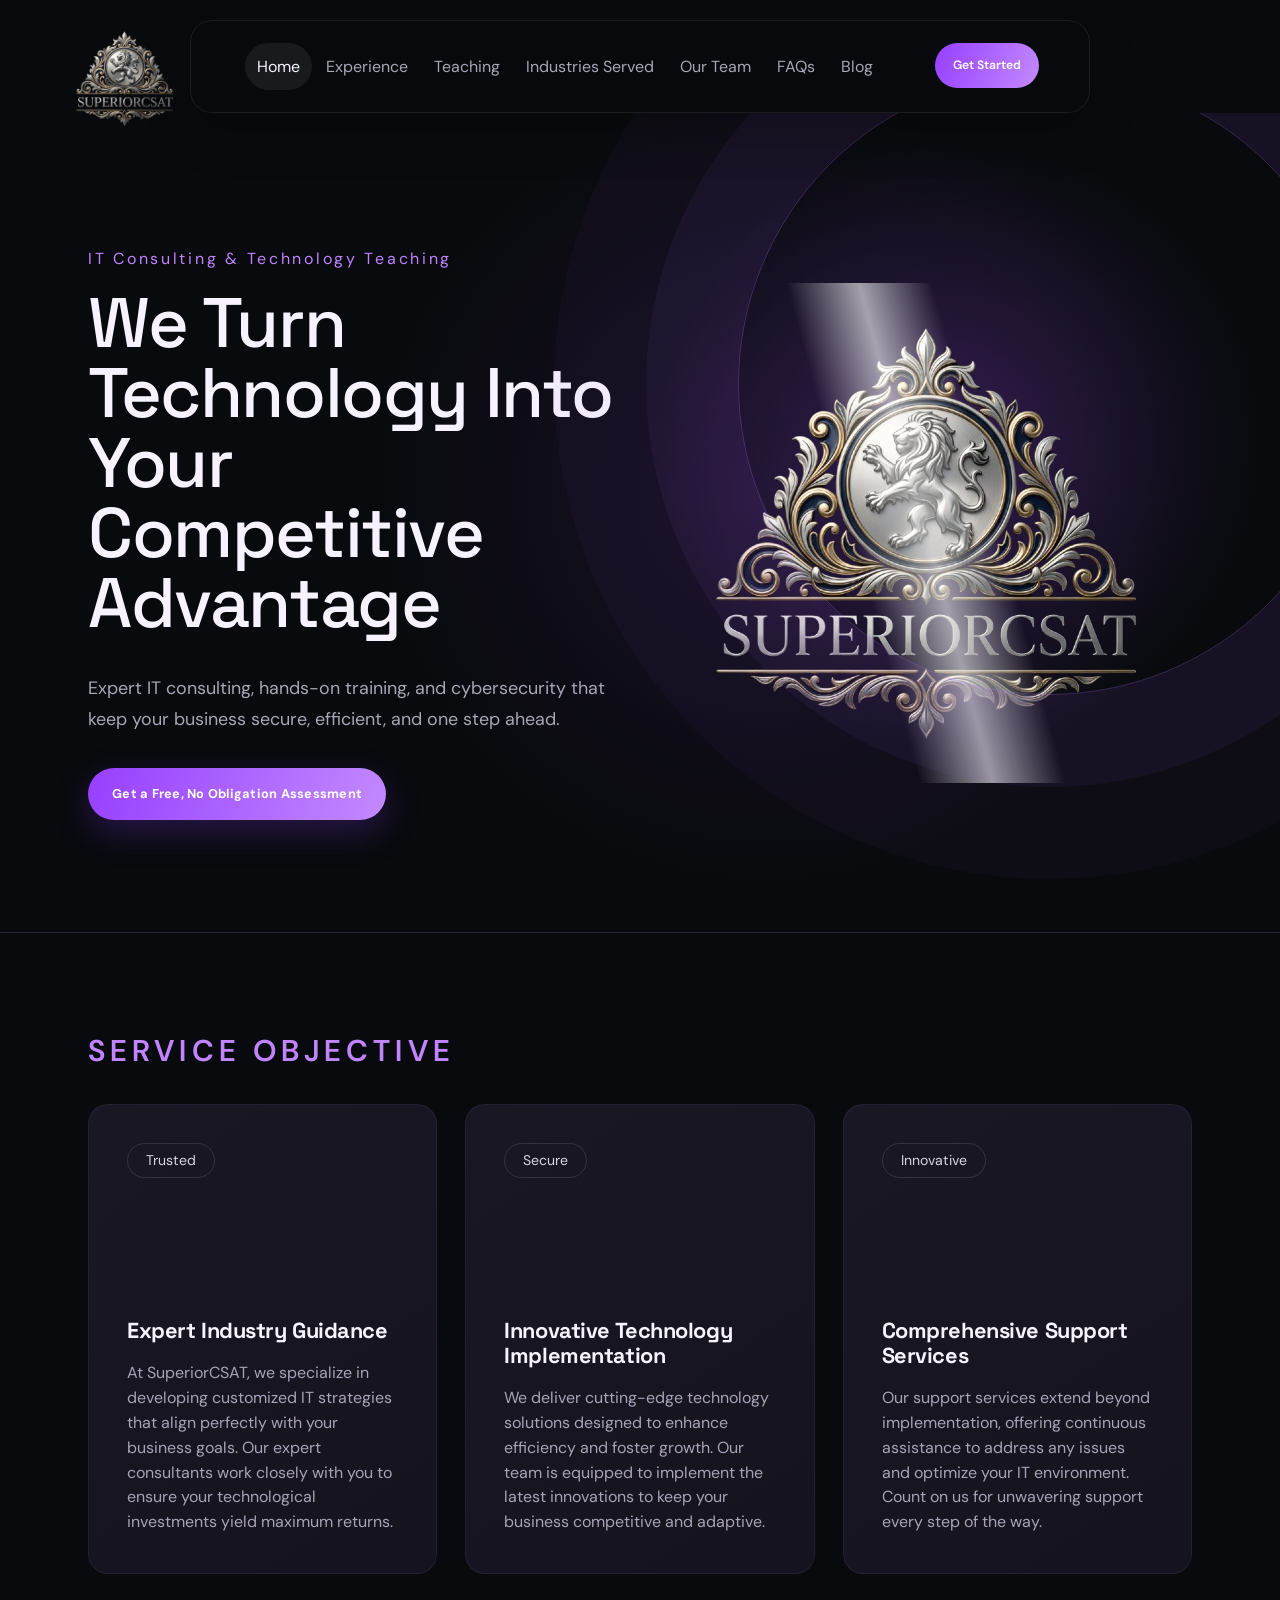
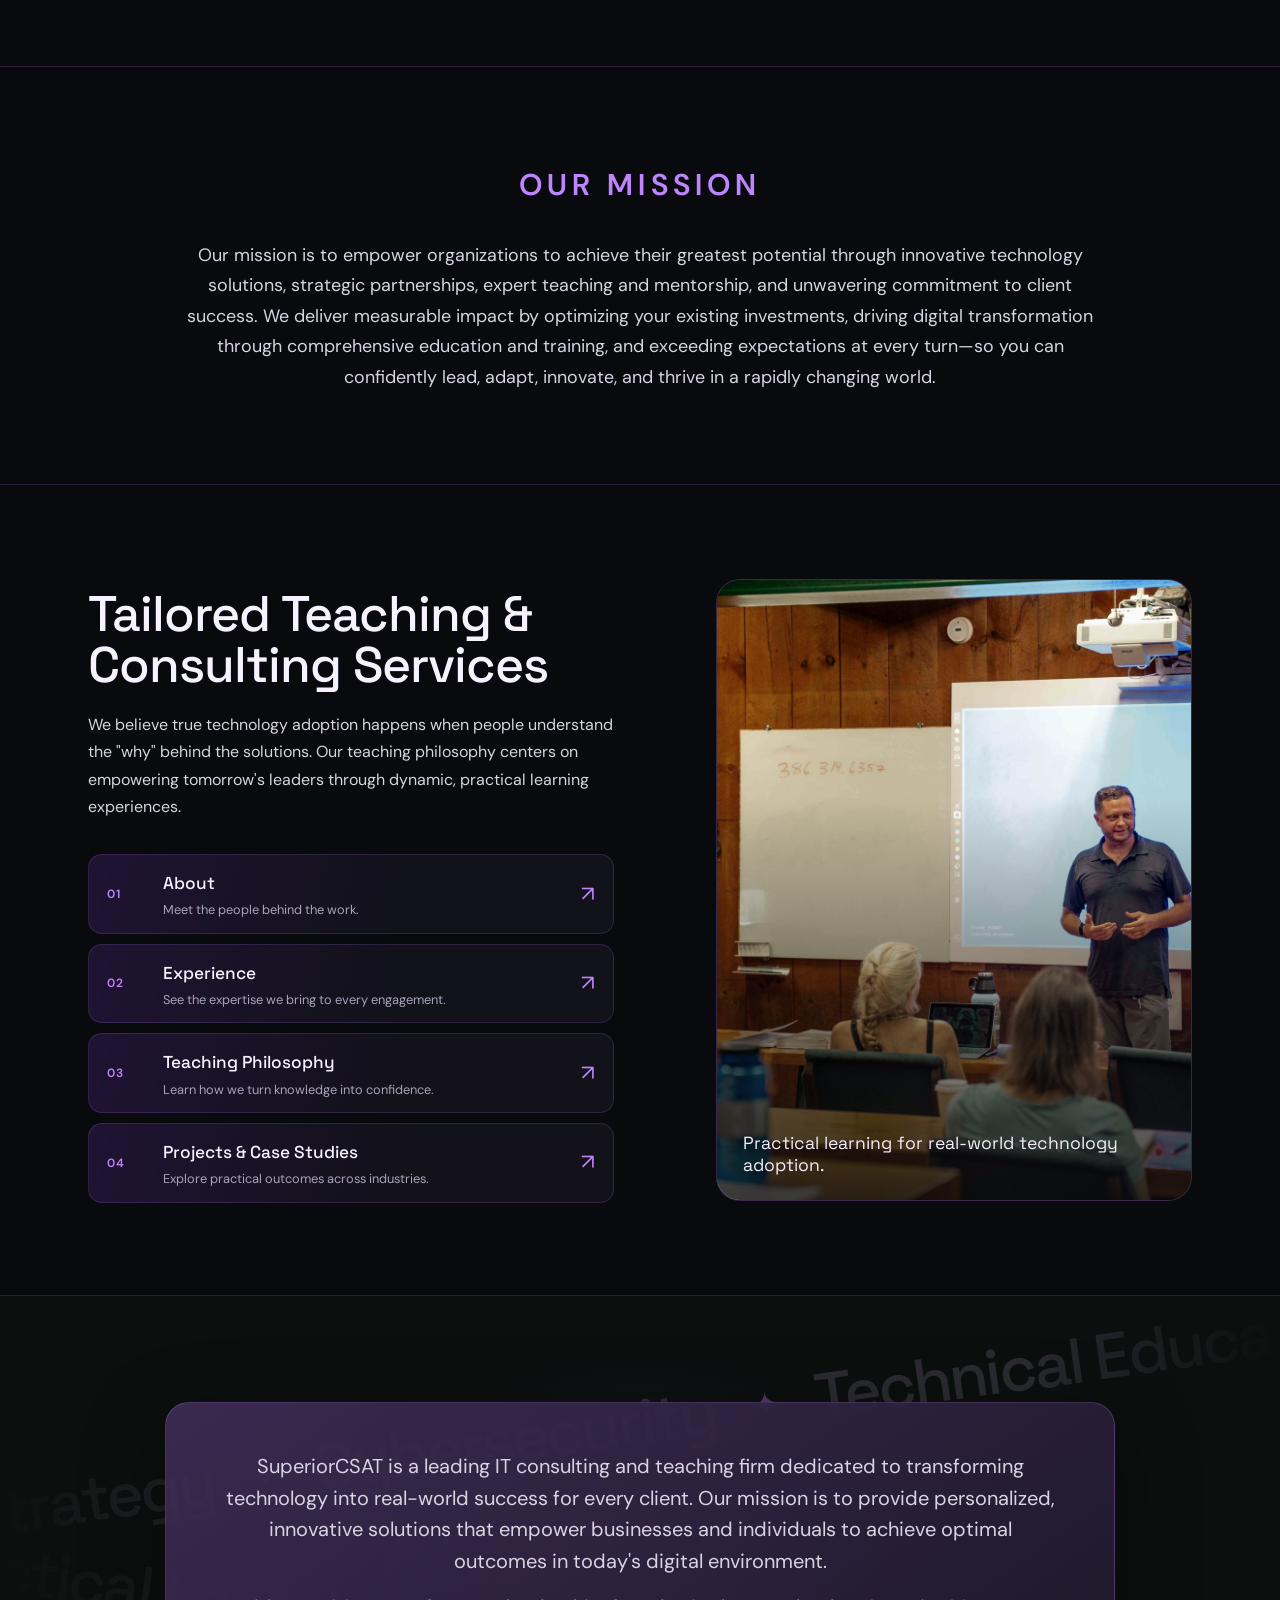
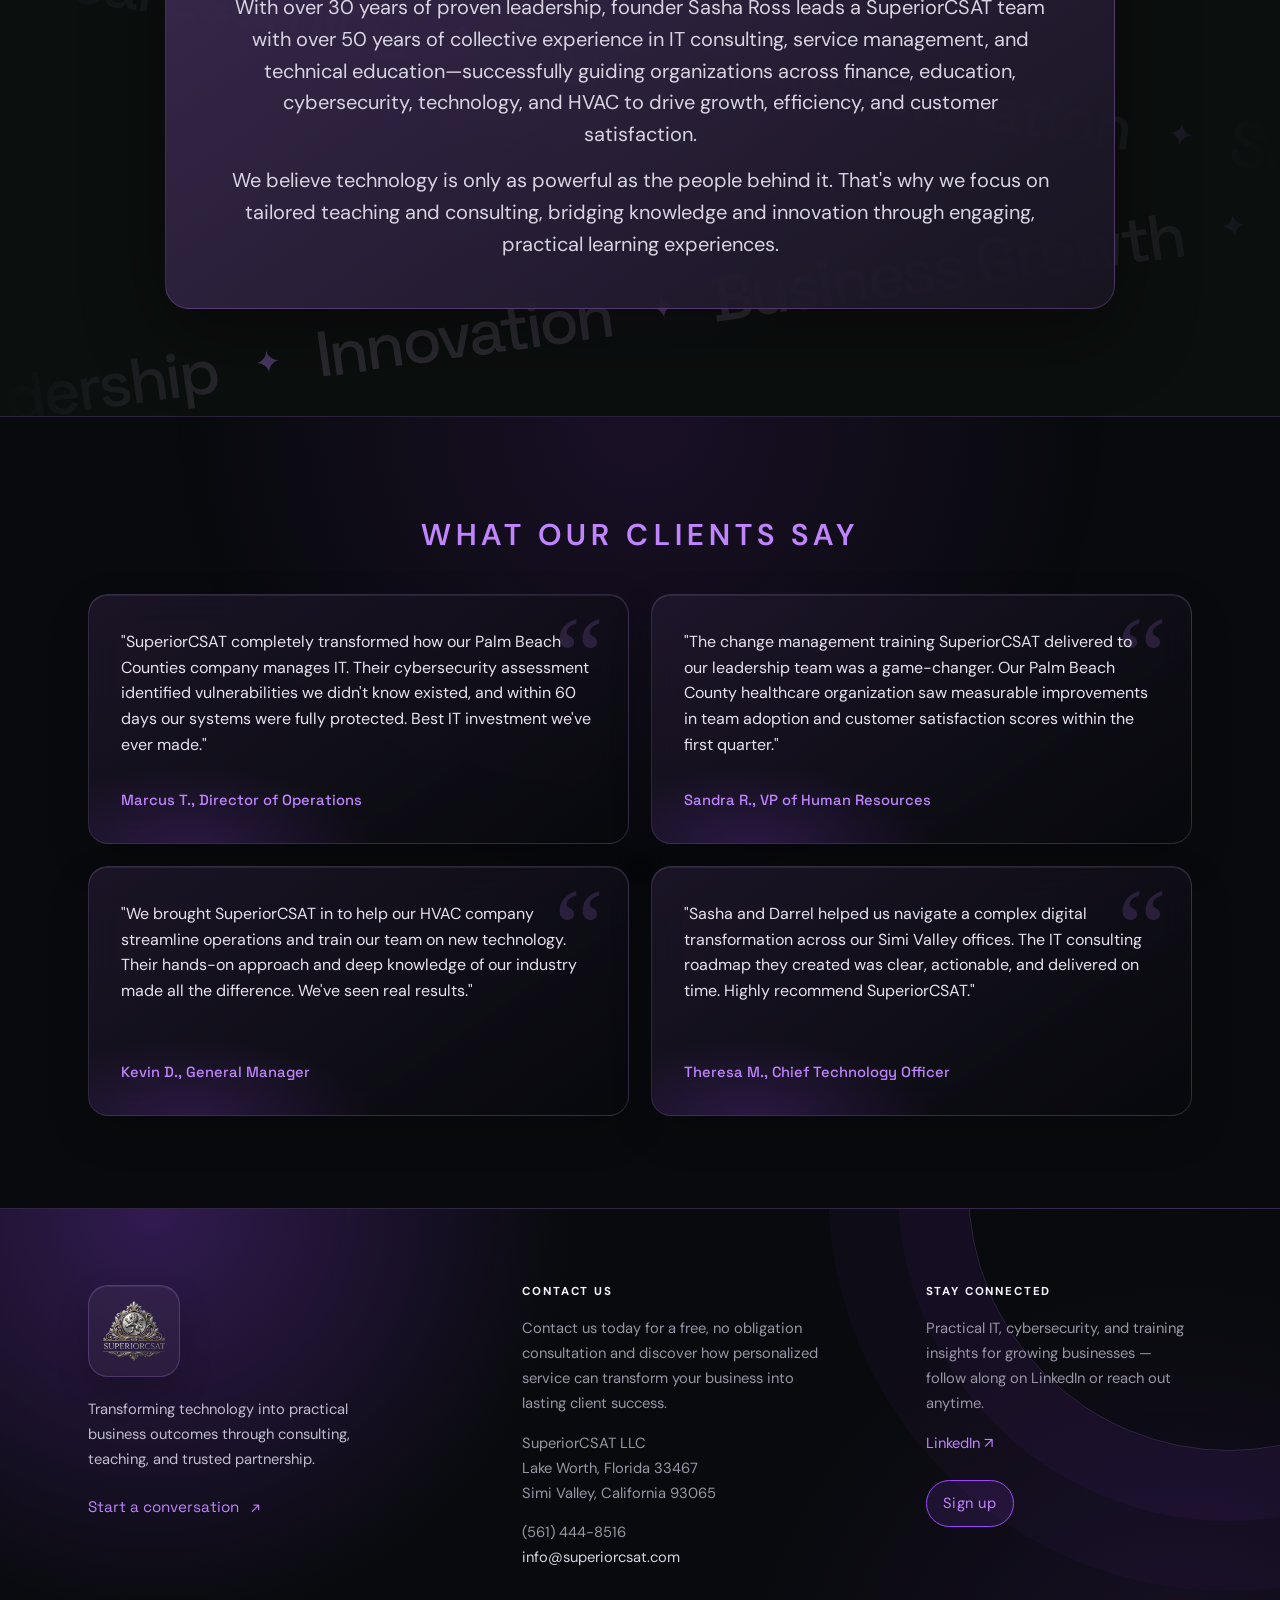
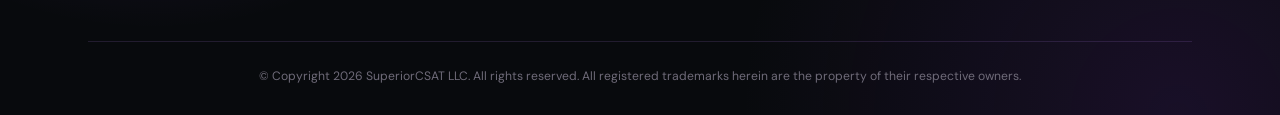
<file: index.html>
<!DOCTYPE html>
<html lang="en">
<head>
<meta charset="UTF-8">
<meta name="viewport" content="width=device-width, initial-scale=1, viewport-fit=cover">
<title>SuperiorCSAT | IT Consulting & Teaching — Lake Worth, FL</title>
<meta name="description" content="Expert IT consulting, technology teaching & cybersecurity education in Lake Worth, FL. SuperiorCSAT helps businesses transform and exceed expectations.">
<link rel="icon" href="/favicon.ico" sizes="any">
<link rel="apple-touch-icon" href="/assets/apple-touch-icon.png">
<meta property="og:type" content="website">
<meta property="og:site_name" content="SuperiorCSAT">
<meta property="og:title" content="SuperiorCSAT | IT Consulting &amp; Teaching — Lake Worth, FL">
<meta property="og:description" content="Expert IT consulting, technology teaching &amp; cybersecurity education in Lake Worth, FL. SuperiorCSAT helps businesses transform and exceed expectations.">
<meta property="og:url" content="https://superiorcsat.com/">
<meta property="og:image" content="https://superiorcsat.com/assets/og-image.jpg">
<meta property="og:image:width" content="1200">
<meta property="og:image:height" content="630">
<meta name="twitter:card" content="summary_large_image">
<link rel="preconnect" href="https://fonts.googleapis.com">
<link href="https://fonts.googleapis.com/css2?family=DM+Sans:wght@400;500;600;700&family=Space+Grotesk:wght@400;500;600;700&display=swap" rel="stylesheet">
<link rel="stylesheet" href="assets/styles.css">
</head>
<body>

<header class="site-header">
  <div class="brand-strip"><a class="brand-mark" href="index.html" aria-label="SuperiorCSAT home"><img src="assets/Gallery images/SuperiorCSAT logo.png" alt="SuperiorCSAT"></a></div>
  <nav class="main-nav">
    <a href="index.html" class="active">Home</a>
    <a href="experience.html">Experience</a>
    <a href="teaching.html">Teaching</a>
    <a href="industries.html">Industries Served</a>
    <a href="team.html">Our Team</a>
    <a href="faqs.html">FAQs</a>
    <a href="blog.html">Blog</a>
  </nav>
  <a class="header-cta" href="https://docs.google.com/forms/d/e/1FAIpQLSe2-uV7keIHKjkDBPVkNZN3l_u1GclRd5NCX2jr9xeQ63DlfA/viewform" target="_blank" rel="noopener">Get Started</a>
  <button class="menu-toggle" type="button" aria-label="Open navigation" aria-expanded="false">☰</button>
</header>
<section class="hero-plain">
  <div class="banner-layout">
    <!-- Left Column: Content -->
    <div class="banner-text">
      <p class="eyebroww">IT Consulting &amp; Technology Teaching</p>
      <h1>We Turn Technology Into<br>Your Competitive Advantage</h1>
      <p class="lede">Expert IT consulting, hands-on training, and cybersecurity that keep your business secure, efficient, and one step ahead.</p>
      <a class="btn-primary" href="https://docs.google.com/forms/d/e/1FAIpQLSe2-uV7keIHKjkDBPVkNZN3l_u1GclRd5NCX2jr9xeQ63DlfA/viewform" target="_blank" rel="noopener">Get a Free, No Obligation Assessment</a>
    </div>

    <!-- Right Column: Image with Animations -->
    <div class="banner-media">
      <div class="glow-card">
        <img src="assets/Gallery images/SuperiorCSAT logo.png" alt="SuperiorCSAT Logo">
      </div>
    </div>
  </div>
</section>

<section class="service-objectives">
  <div class="wrap">
    <p class="eyebrow">Service Objective</p>
    <div class="service-objectives-grid">
      <article class="service-objective-card">
        <span class="service-objective-tag">Trusted</span>
        <div class="service-objective-copy">
        <h3>Expert Industry Guidance</h3>
        <p>At SuperiorCSAT, we specialize in developing customized IT strategies that align perfectly with your business goals. Our expert consultants work closely with you to ensure your technological investments yield maximum returns.</p>
        </div>
      </article>
      <article class="service-objective-card">
        <span class="service-objective-tag">Secure</span>
        <div class="service-objective-copy">
        <h3>Innovative Technology Implementation</h3>
        <p>We deliver cutting-edge technology solutions designed to enhance efficiency and foster growth. Our team is equipped to implement the latest innovations to keep your business competitive and adaptive.</p>
        </div>
      </article>
      <article class="service-objective-card">
        <span class="service-objective-tag">Innovative</span>
        <div class="service-objective-copy">
        <h3>Comprehensive Support Services</h3>
        <p>Our support services extend beyond implementation, offering continuous assistance to address any issues and optimize your IT environment. Count on us for unwavering support every step of the way.</p>
        </div>
      </article>
    </div>
  </div>
</section>

<hr class="section-divider">

<section>
  <div class="wrap" style="max-width:1100px; text-align:center; margin:0 auto;">
    <p class="eyebrow">Our Mission</p>
    <p class="lede" style="margin:0 auto;">Our mission is to empower organizations to achieve their greatest potential through innovative technology solutions, strategic partnerships, expert teaching and mentorship, and unwavering commitment to client success. We deliver measurable impact by optimizing your existing investments, driving digital transformation through comprehensive education and training, and exceeding expectations at every turn—so you can confidently lead, adapt, innovate, and thrive in a rapidly changing world.</p>
  </div>
</section>

<hr class="section-divider">

<section>
  <div class="wrap tailored-services">
    <div class="tailored-services-copy">
      <h2>Tailored Teaching &amp; Consulting Services</h2>
      <p class="lede">We believe true technology adoption happens when people understand the "why" behind the solutions. Our teaching philosophy centers on empowering tomorrow's leaders through dynamic, practical learning experiences.</p>
      <div class="tailored-service-links">
        <a class="tailored-service-link" href="team.html" target="_blank" rel="noopener">
          <span class="tailored-service-number">01</span>
          <span><strong>About</strong><small>Meet the people behind the work.</small></span>
          <span class="tailored-service-arrow" aria-hidden="true">↗</span>
        </a>
        <a class="tailored-service-link" href="experience.html" target="_blank" rel="noopener">
          <span class="tailored-service-number">02</span>
          <span><strong>Experience</strong><small>See the expertise we bring to every engagement.</small></span>
          <span class="tailored-service-arrow" aria-hidden="true">↗</span>
        </a>
        <a class="tailored-service-link" href="teaching.html" target="_blank" rel="noopener">
          <span class="tailored-service-number">03</span>
          <span><strong>Teaching Philosophy</strong><small>Learn how we turn knowledge into confidence.</small></span>
          <span class="tailored-service-arrow" aria-hidden="true">↗</span>
        </a>
        <a class="tailored-service-link" href="industries.html" target="_blank" rel="noopener">
          <span class="tailored-service-number">04</span>
          <span><strong>Projects &amp; Case Studies</strong><small>Explore practical outcomes across industries.</small></span>
          <span class="tailored-service-arrow" aria-hidden="true">↗</span>
        </a>
      </div>
    </div>
    <figure class="tailored-services-media">
      <img src="assets/Gallery images/instructor teaching a class.jpg" alt="Instructor teaching a technology class">
      <figcaption>Practical learning for real-world technology adoption.</figcaption>
    </figure>
  </div>
</section>

<hr class="section-divider">

<section class="company-cta" aria-labelledby="company-cta-title">
  <div class="company-marquee company-marquee-top" aria-hidden="true">
    <div class="company-marquee-track">
      <span>IT Strategy <b>✦</b></span><span>Cybersecurity <b>✦</b></span><span>Technical Education <b>✦</b></span><span>Customer Success <b>✦</b></span><span>IT Strategy <b>✦</b></span><span>Cybersecurity <b>✦</b></span>
    </div>
  </div>
  <div class="company-marquee company-marquee-middle" aria-hidden="true">
    <div class="company-marquee-track">
      <span>Practical Learning <b>✦</b></span><span>Digital Transformation <b>✦</b></span><span>Secure Systems <b>✦</b></span><span>Measurable Outcomes <b>✦</b></span><span>Practical Learning <b>✦</b></span><span>Digital Transformation <b>✦</b></span>
    </div>
  </div>
  <div class="company-marquee company-marquee-bottom" aria-hidden="true">
    <div class="company-marquee-track">
      <span>Leadership <b>✦</b></span><span>Innovation <b>✦</b></span><span>Business Growth <b>✦</b></span><span>Technology With Purpose <b>✦</b></span><span>Leadership <b>✦</b></span><span>Innovation <b>✦</b></span>
    </div>
  </div>
  <div class="wrap company-cta-content">
    <div class="company-cta-panel">
      <div class="company-cta-copy">
        <p>SuperiorCSAT is a leading IT consulting and teaching firm dedicated to transforming technology into real-world success for every client. Our mission is to provide personalized, innovative solutions that empower businesses and individuals to achieve optimal outcomes in today's digital environment.</p>
        <p>With over 30 years of proven leadership, founder Sasha Ross leads a SuperiorCSAT team with over 50 years of collective experience in IT consulting, service management, and technical education—successfully guiding organizations across finance, education, cybersecurity, technology, and HVAC to drive growth, efficiency, and customer satisfaction.</p>
        <p>We believe technology is only as powerful as the people behind it. That's why we focus on tailored teaching and consulting, bridging knowledge and innovation through engaging, practical learning experiences.</p>
      </div>
    </div>
  </div>
</section>

<hr class="section-divider">

<section class="testimonials-section">
  <div class="wrap">
    <p class="eyebrow testimonials-eyebrow">What Our Clients Say</p>
    <div class="testimonials-grid">
      <div class="testimonial-card">
        <p>"SuperiorCSAT completely transformed how our Palm Beach Counties company manages IT. Their cybersecurity assessment identified vulnerabilities we didn't know existed, and within 60 days our systems were fully protected. Best IT investment we've ever made."</p>
        <p class="testimonial-author">Marcus T., Director of Operations</p>
      </div>
      <div class="testimonial-card">
        <p>"The change management training SuperiorCSAT delivered to our leadership team was a game-changer. Our Palm Beach County healthcare organization saw measurable improvements in team adoption and customer satisfaction scores within the first quarter."</p>
        <p class="testimonial-author">Sandra R., VP of Human Resources</p>
      </div>
      <div class="testimonial-card">
        <p>"We brought SuperiorCSAT in to help our HVAC company streamline operations and train our team on new technology. Their hands-on approach and deep knowledge of our industry made all the difference. We've seen real results."</p>
        <p class="testimonial-author">Kevin D., General Manager</p>
      </div>
      <div class="testimonial-card">
        <p>"Sasha and Darrel helped us navigate a complex digital transformation across our Simi Valley offices. The IT consulting roadmap they created was clear, actionable, and delivered on time. Highly recommend SuperiorCSAT."</p>
        <p class="testimonial-author">Theresa M., Chief Technology Officer</p>
      </div>
    </div>
  </div>
</section>

<footer class="site-footer">
  <div class="wrap">
    <div class="footer-grid">
      <div class="footer-brand">
        <a class="footer-logo" href="index.html" aria-label="SuperiorCSAT home"><img src="assets/Gallery images/SuperiorCSAT logo.png" alt="SuperiorCSAT"></a>
        <p>Transforming technology into practical business outcomes through consulting, teaching, and trusted partnership.</p>
        <a class="footer-cta" href="mailto:sasha@superiorcsat.com" target="_blank" rel="noopener">Start a conversation <span aria-hidden="true">↗</span></a>
      </div>
      <div class="footer-contact">
        <h4>Contact Us</h4>
        <p>Contact us today for a free, no obligation consultation and discover how personalized service can transform your business into lasting client success.</p>
        <p>SuperiorCSAT LLC<br>Lake Worth, Florida 33467<br>Simi Valley, California 93065</p>
        <p>(561) 444-8516<br><a href="mailto:info@superiorcsat.com">info@superiorcsat.com</a></p>
      </div>
      <div class="footer-connect">
        <h4>Stay Connected</h4>
        <p>Practical IT, cybersecurity, and training insights for growing businesses — follow along on LinkedIn or reach out anytime.</p>
        <p><a href="https://www.linkedin.com/in/sashaaross/" target="_blank" rel="noopener">LinkedIn <span aria-hidden="true">↗</span></a></p>
        <div class="footer-form">
          <a class="pill-btn gold" type="button" href="mailto:info@superiorcsat.com">Sign up</a>
        </div>
      </div>
    </div>
    <p class="copyright">© Copyright 2026 SuperiorCSAT LLC. All rights reserved. All registered trademarks herein are the property of their respective owners.</p>
  </div>
</footer>

<script src="assets/main.js"></script>
</body>
</html>
</file>
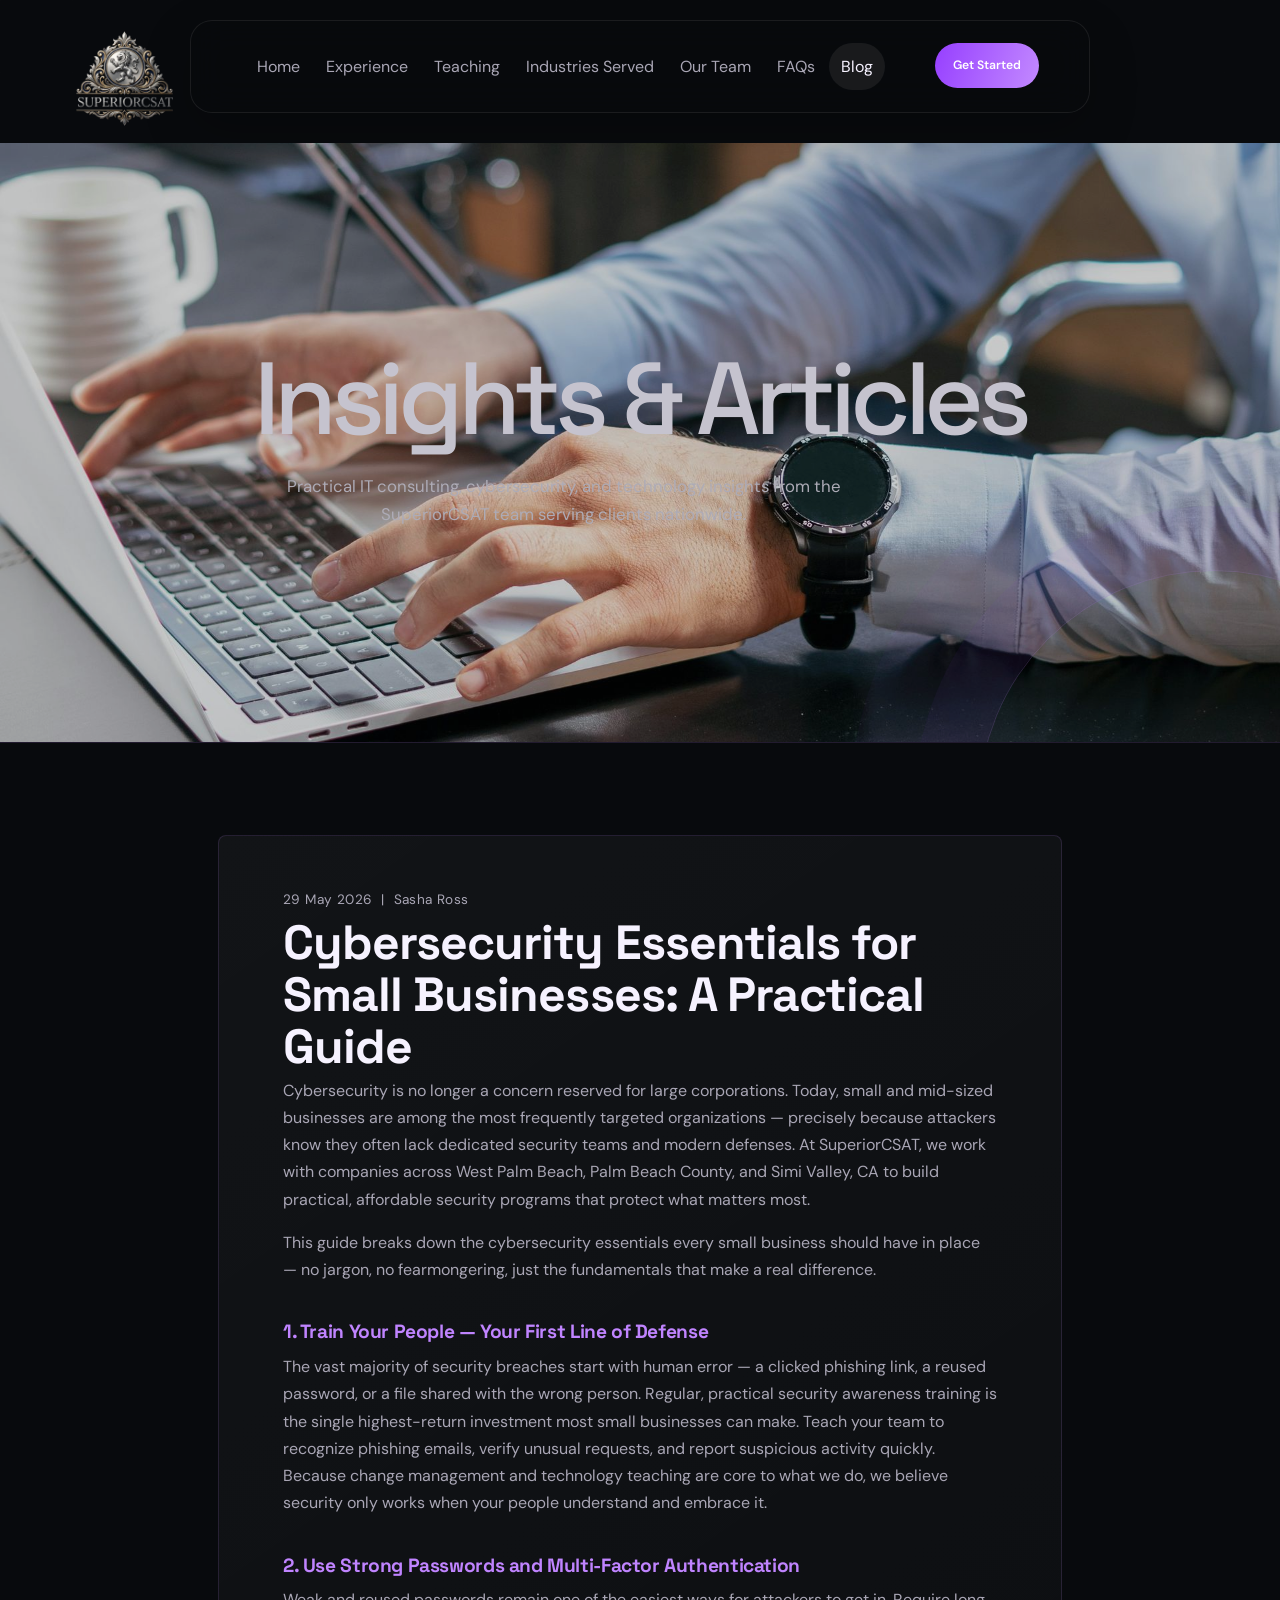
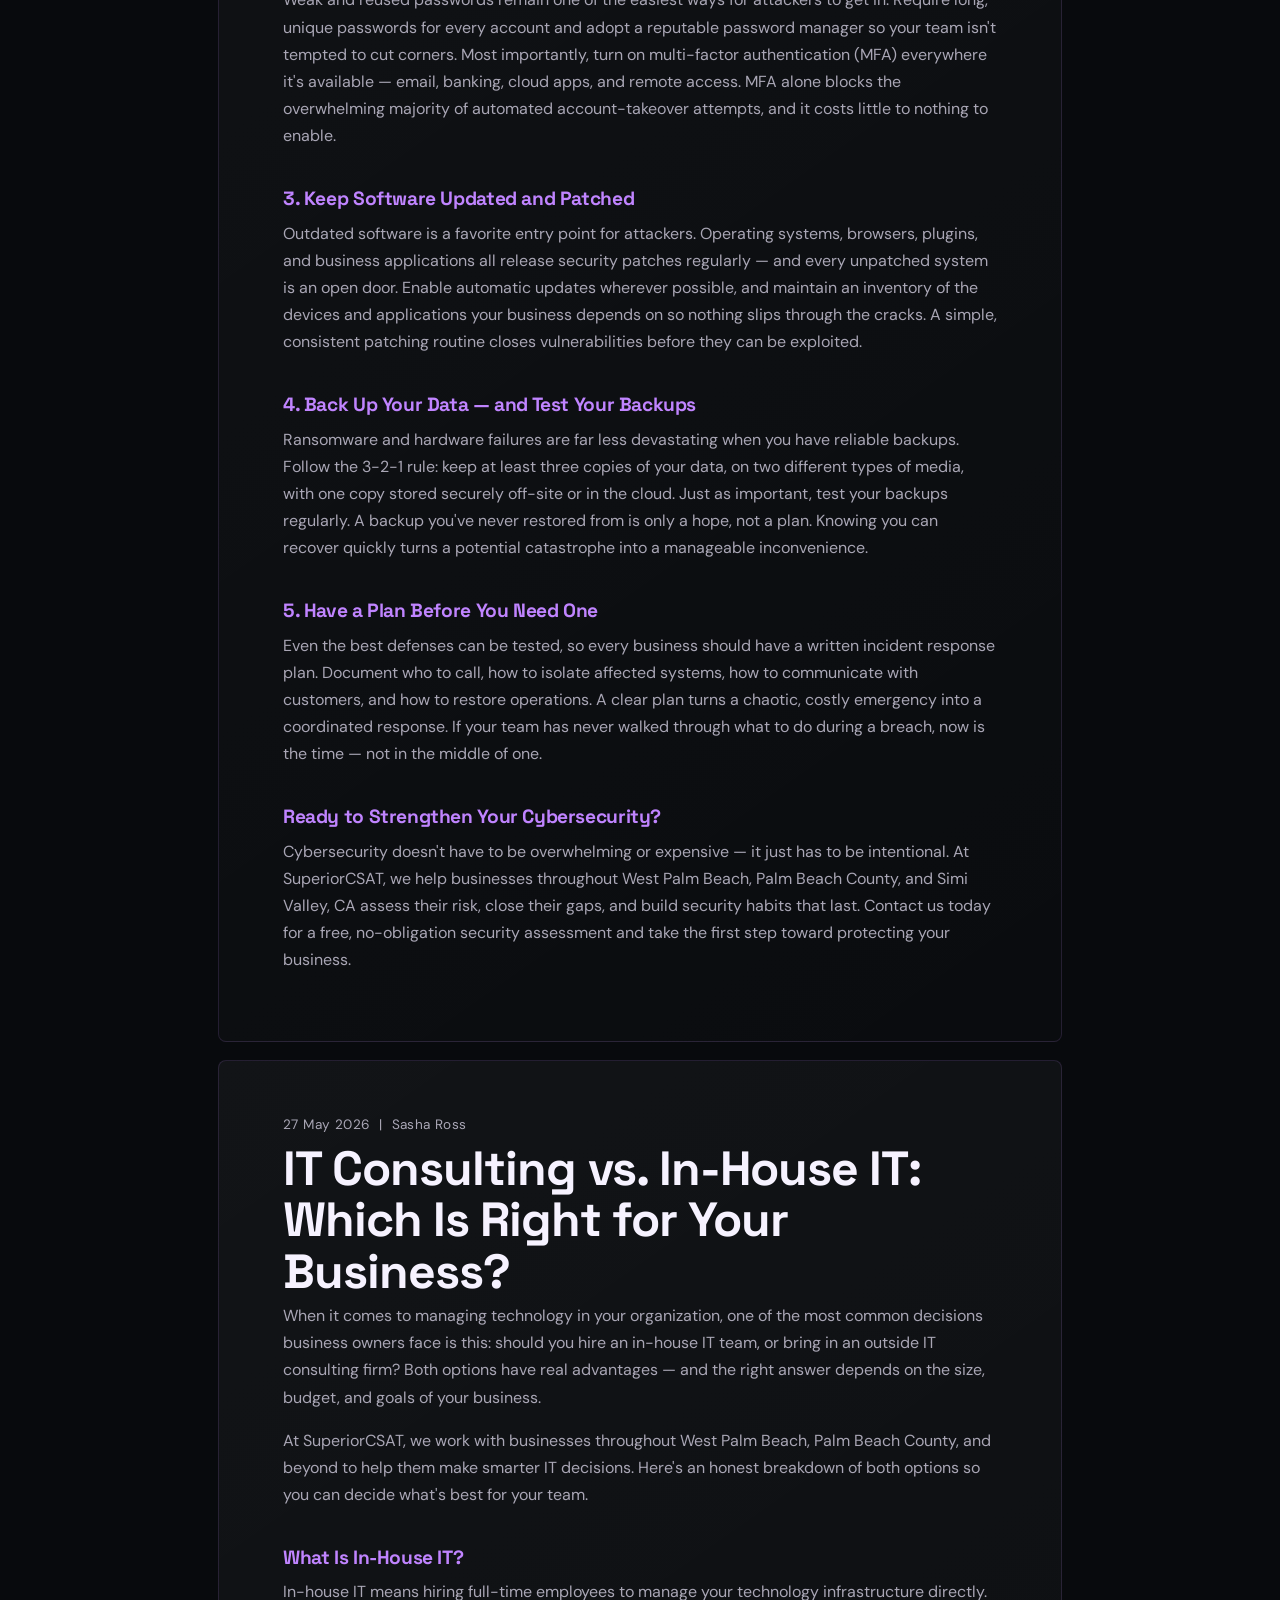
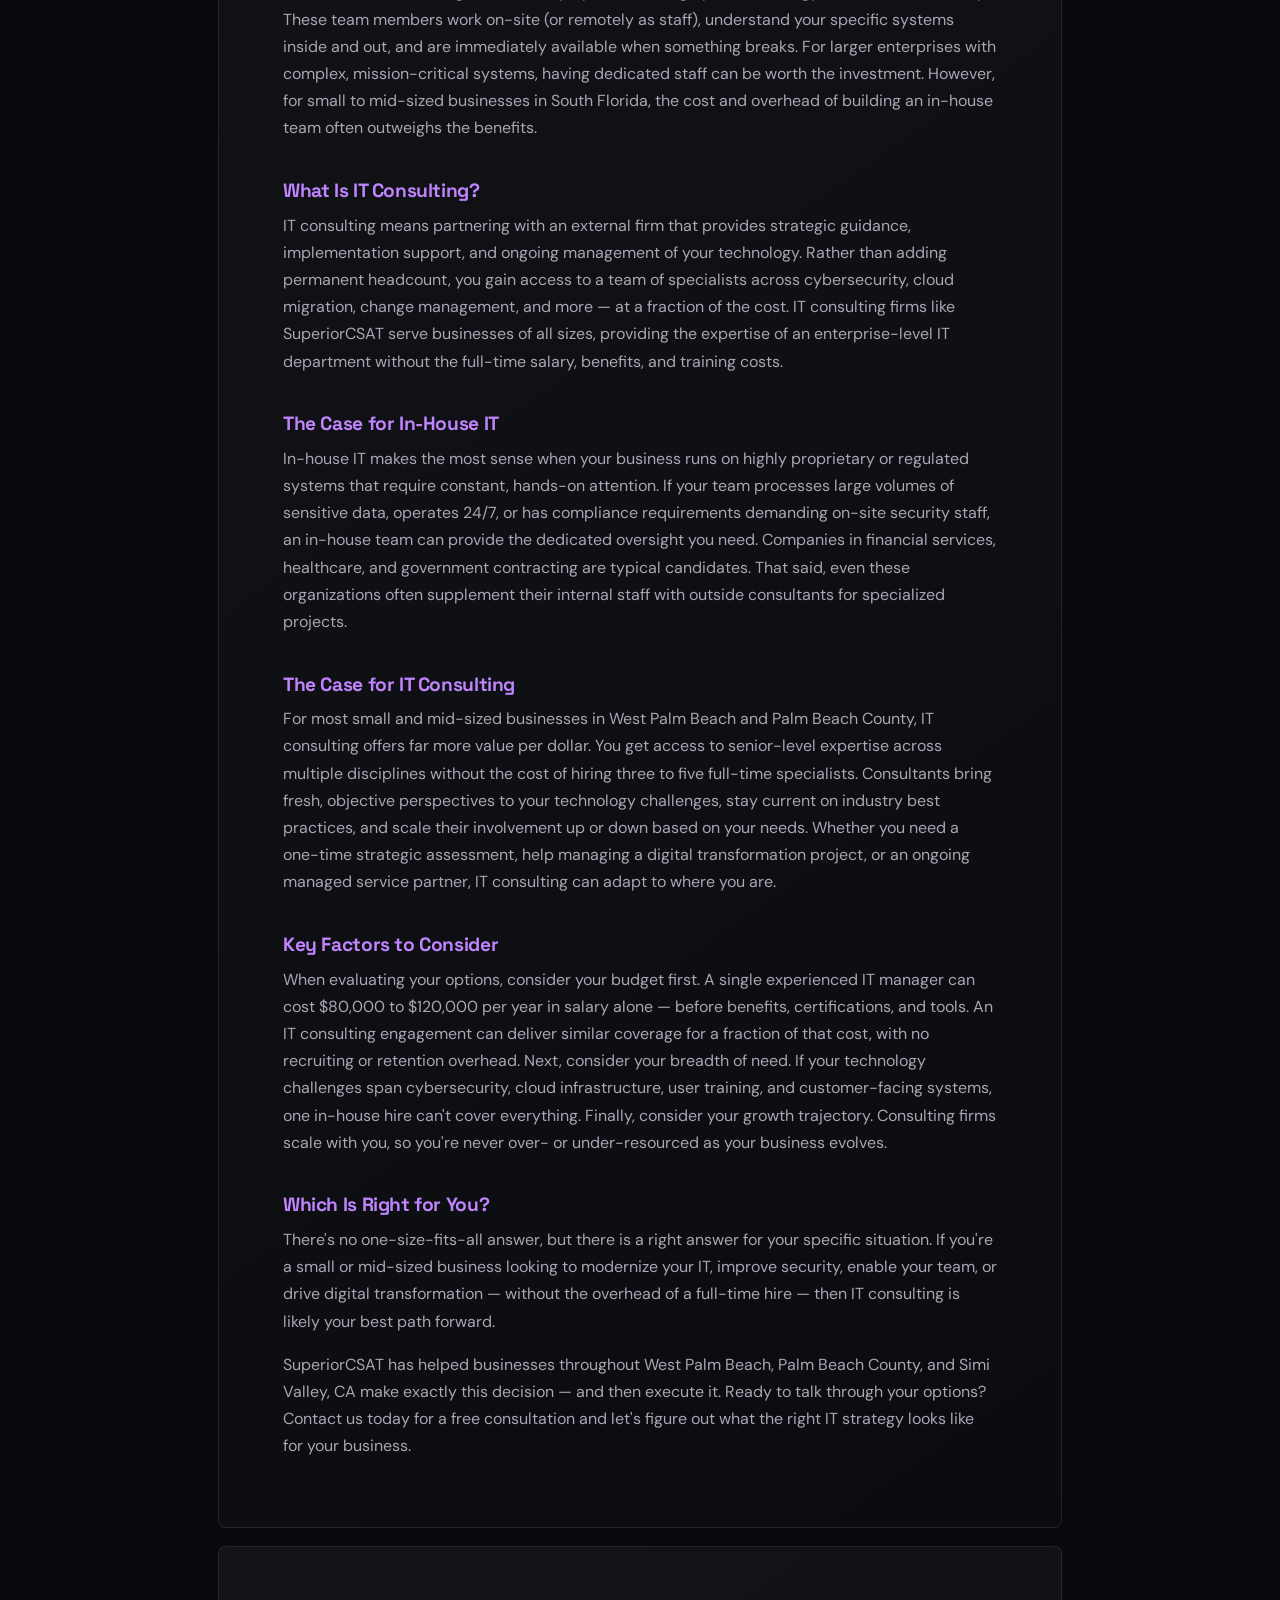
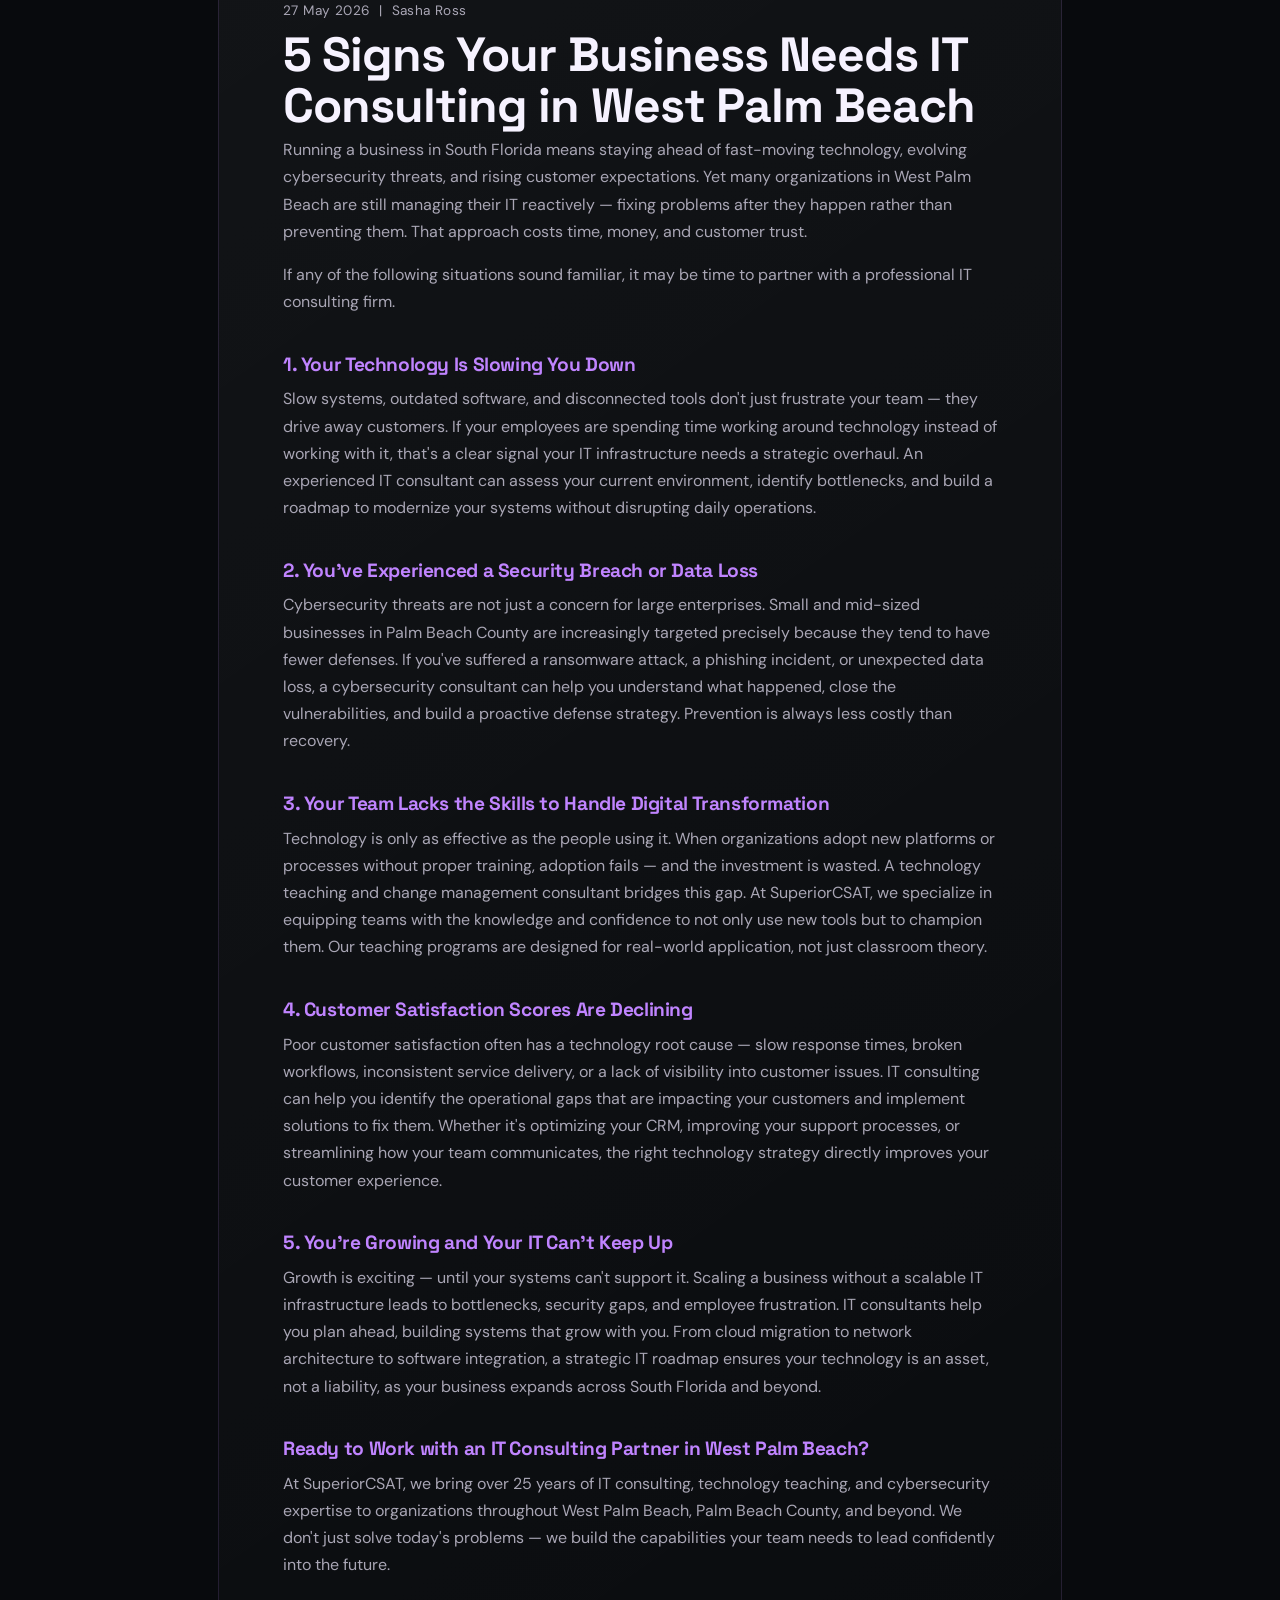
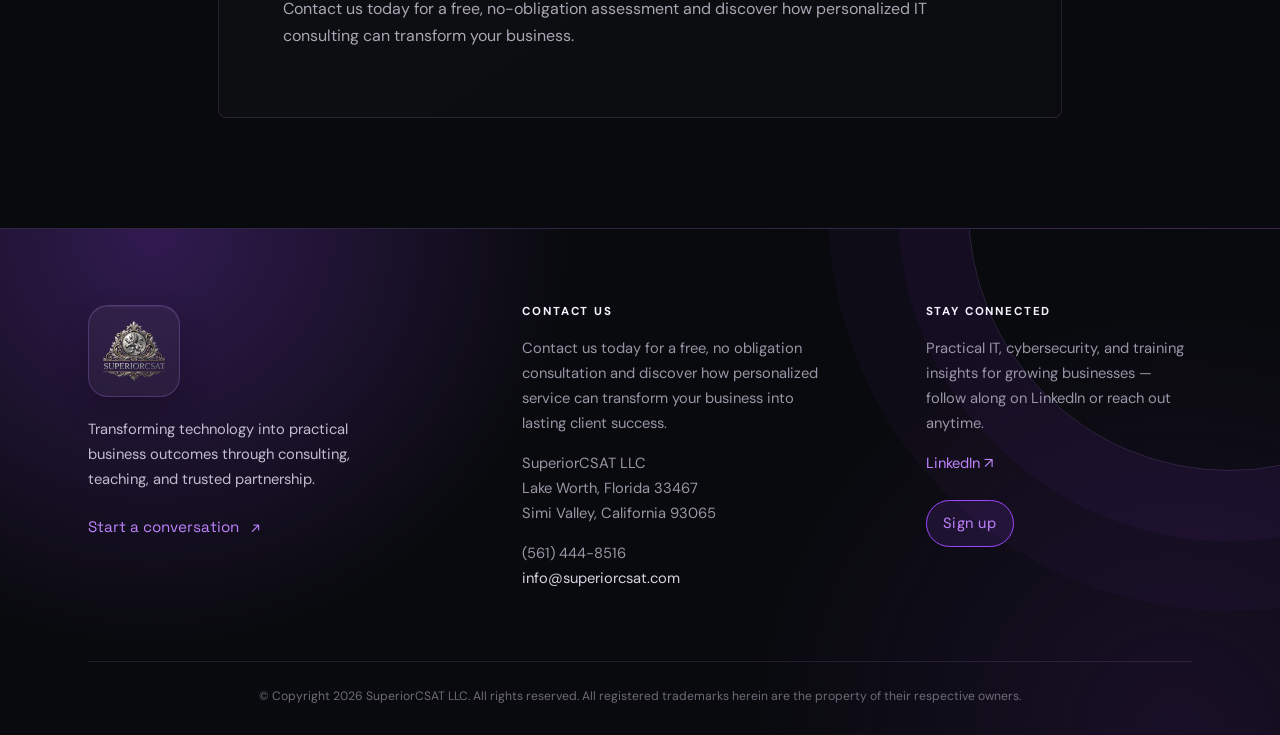
<file: blog.html>
<!DOCTYPE html>
<html lang="en">
<head>
<meta charset="UTF-8">
<meta name="viewport" content="width=device-width, initial-scale=1, viewport-fit=cover">
<title>Blog | SuperiorCSAT</title>
<meta name="description" content="Practical IT consulting, cybersecurity and technology insights from the SuperiorCSAT team, including cybersecurity essentials for small businesses.">
<link rel="icon" href="/favicon.ico" sizes="any">
<link rel="apple-touch-icon" href="/assets/apple-touch-icon.png">
<meta property="og:type" content="website">
<meta property="og:site_name" content="SuperiorCSAT">
<meta property="og:title" content="Blog | SuperiorCSAT">
<meta property="og:description" content="Practical IT consulting, cybersecurity and technology insights from the SuperiorCSAT team, including cybersecurity essentials for small businesses.">
<meta property="og:url" content="https://superiorcsat.com/blog">
<meta property="og:image" content="https://superiorcsat.com/assets/og-image.jpg">
<meta property="og:image:width" content="1200">
<meta property="og:image:height" content="630">
<meta name="twitter:card" content="summary_large_image">
<link rel="preconnect" href="https://fonts.googleapis.com">
<link href="https://fonts.googleapis.com/css2?family=DM+Sans:wght@400;500;600;700&family=Space+Grotesk:wght@400;500;600;700&display=swap" rel="stylesheet">
<link rel="stylesheet" href="assets/styles.css">
</head>
<body>

<header class="site-header">
  <div class="brand-strip"><a class="brand-mark" href="index.html" aria-label="SuperiorCSAT home"><img src="assets/Gallery images/SuperiorCSAT logo.png" alt="SuperiorCSAT"></a></div>
  <nav class="main-nav">
    <a href="index.html">Home</a>
    <a href="experience.html">Experience</a>
    <a href="teaching.html">Teaching</a>
    <a href="industries.html">Industries Served</a>
    <a href="team.html">Our Team</a>
    <a href="faqs.html">FAQs</a>
    <a href="blog.html" class="active">Blog</a>
  </nav>
  <a class="header-cta" href="https://docs.google.com/forms/d/e/1FAIpQLSe2-uV7keIHKjkDBPVkNZN3l_u1GclRd5NCX2jr9xeQ63DlfA/viewform" target="_blank" rel="noopener">Get Started</a>
  <button class="menu-toggle" type="button" aria-label="Open navigation" aria-expanded="false">☰</button>
</header>

<div class="hero-banner">
  <div class="placeholder-img" style="position:absolute; inset:0; z-index:0;"><img src="assets/Gallery images/hands typing on a laptop.jpg" alt=""></div>
  <div class="wrap">
    <h1>Insights &amp; Articles</h1>
    <p class="subtitle">Practical IT consulting, cybersecurity, and technology insights from the SuperiorCSAT team serving clients nationwide.</p>
  </div>
</div>

<section>
  <div class="wrap" style="max-width:820px;">

    <article class="blog-post">
      <p class="blog-meta">29 May 2026 &nbsp;|&nbsp; Sasha Ross</p>
      <h2>Cybersecurity Essentials for Small Businesses: A Practical Guide</h2>
      <p>Cybersecurity is no longer a concern reserved for large corporations. Today, small and mid-sized businesses are among the most frequently targeted organizations — precisely because attackers know they often lack dedicated security teams and modern defenses. At SuperiorCSAT, we work with companies across West Palm Beach, Palm Beach County, and Simi Valley, CA to build practical, affordable security programs that protect what matters most.</p>
      <p>This guide breaks down the cybersecurity essentials every small business should have in place — no jargon, no fearmongering, just the fundamentals that make a real difference.</p>

      <h3>1. Train Your People — Your First Line of Defense</h3>
      <p>The vast majority of security breaches start with human error — a clicked phishing link, a reused password, or a file shared with the wrong person. Regular, practical security awareness training is the single highest-return investment most small businesses can make. Teach your team to recognize phishing emails, verify unusual requests, and report suspicious activity quickly. Because change management and technology teaching are core to what we do, we believe security only works when your people understand and embrace it.</p>

      <h3>2. Use Strong Passwords and Multi-Factor Authentication</h3>
      <p>Weak and reused passwords remain one of the easiest ways for attackers to get in. Require long, unique passwords for every account and adopt a reputable password manager so your team isn't tempted to cut corners. Most importantly, turn on multi-factor authentication (MFA) everywhere it's available — email, banking, cloud apps, and remote access. MFA alone blocks the overwhelming majority of automated account-takeover attempts, and it costs little to nothing to enable.</p>

      <h3>3. Keep Software Updated and Patched</h3>
      <p>Outdated software is a favorite entry point for attackers. Operating systems, browsers, plugins, and business applications all release security patches regularly — and every unpatched system is an open door. Enable automatic updates wherever possible, and maintain an inventory of the devices and applications your business depends on so nothing slips through the cracks. A simple, consistent patching routine closes vulnerabilities before they can be exploited.</p>

      <h3>4. Back Up Your Data — and Test Your Backups</h3>
      <p>Ransomware and hardware failures are far less devastating when you have reliable backups. Follow the 3-2-1 rule: keep at least three copies of your data, on two different types of media, with one copy stored securely off-site or in the cloud. Just as important, test your backups regularly. A backup you've never restored from is only a hope, not a plan. Knowing you can recover quickly turns a potential catastrophe into a manageable inconvenience.</p>

      <h3>5. Have a Plan Before You Need One</h3>
      <p>Even the best defenses can be tested, so every business should have a written incident response plan. Document who to call, how to isolate affected systems, how to communicate with customers, and how to restore operations. A clear plan turns a chaotic, costly emergency into a coordinated response. If your team has never walked through what to do during a breach, now is the time — not in the middle of one.</p>

      <h3>Ready to Strengthen Your Cybersecurity?</h3>
      <p>Cybersecurity doesn't have to be overwhelming or expensive — it just has to be intentional. At SuperiorCSAT, we help businesses throughout West Palm Beach, Palm Beach County, and Simi Valley, CA assess their risk, close their gaps, and build security habits that last. Contact us today for a free, no-obligation security assessment and take the first step toward protecting your business.</p>
    </article>

    <article class="blog-post">
      <p class="blog-meta">27 May 2026 &nbsp;|&nbsp; Sasha Ross</p>
      <h2>IT Consulting vs. In-House IT: Which Is Right for Your Business?</h2>
      <p>When it comes to managing technology in your organization, one of the most common decisions business owners face is this: should you hire an in-house IT team, or bring in an outside IT consulting firm? Both options have real advantages — and the right answer depends on the size, budget, and goals of your business.</p>
      <p>At SuperiorCSAT, we work with businesses throughout West Palm Beach, Palm Beach County, and beyond to help them make smarter IT decisions. Here's an honest breakdown of both options so you can decide what's best for your team.</p>

      <h3>What Is In-House IT?</h3>
      <p>In-house IT means hiring full-time employees to manage your technology infrastructure directly. These team members work on-site (or remotely as staff), understand your specific systems inside and out, and are immediately available when something breaks. For larger enterprises with complex, mission-critical systems, having dedicated staff can be worth the investment. However, for small to mid-sized businesses in South Florida, the cost and overhead of building an in-house team often outweighs the benefits.</p>

      <h3>What Is IT Consulting?</h3>
      <p>IT consulting means partnering with an external firm that provides strategic guidance, implementation support, and ongoing management of your technology. Rather than adding permanent headcount, you gain access to a team of specialists across cybersecurity, cloud migration, change management, and more — at a fraction of the cost. IT consulting firms like SuperiorCSAT serve businesses of all sizes, providing the expertise of an enterprise-level IT department without the full-time salary, benefits, and training costs.</p>

      <h3>The Case for In-House IT</h3>
      <p>In-house IT makes the most sense when your business runs on highly proprietary or regulated systems that require constant, hands-on attention. If your team processes large volumes of sensitive data, operates 24/7, or has compliance requirements demanding on-site security staff, an in-house team can provide the dedicated oversight you need. Companies in financial services, healthcare, and government contracting are typical candidates. That said, even these organizations often supplement their internal staff with outside consultants for specialized projects.</p>

      <h3>The Case for IT Consulting</h3>
      <p>For most small and mid-sized businesses in West Palm Beach and Palm Beach County, IT consulting offers far more value per dollar. You get access to senior-level expertise across multiple disciplines without the cost of hiring three to five full-time specialists. Consultants bring fresh, objective perspectives to your technology challenges, stay current on industry best practices, and scale their involvement up or down based on your needs. Whether you need a one-time strategic assessment, help managing a digital transformation project, or an ongoing managed service partner, IT consulting can adapt to where you are.</p>

      <h3>Key Factors to Consider</h3>
      <p>When evaluating your options, consider your budget first. A single experienced IT manager can cost $80,000 to $120,000 per year in salary alone — before benefits, certifications, and tools. An IT consulting engagement can deliver similar coverage for a fraction of that cost, with no recruiting or retention overhead. Next, consider your breadth of need. If your technology challenges span cybersecurity, cloud infrastructure, user training, and customer-facing systems, one in-house hire can't cover everything. Finally, consider your growth trajectory. Consulting firms scale with you, so you're never over- or under-resourced as your business evolves.</p>

      <h3>Which Is Right for You?</h3>
      <p>There's no one-size-fits-all answer, but there is a right answer for your specific situation. If you're a small or mid-sized business looking to modernize your IT, improve security, enable your team, or drive digital transformation — without the overhead of a full-time hire — then IT consulting is likely your best path forward.</p>
      <p>SuperiorCSAT has helped businesses throughout West Palm Beach, Palm Beach County, and Simi Valley, CA make exactly this decision — and then execute it. Ready to talk through your options? Contact us today for a free consultation and let's figure out what the right IT strategy looks like for your business.</p>
    </article>

    <article class="blog-post">
      <p class="blog-meta">27 May 2026 &nbsp;|&nbsp; Sasha Ross</p>
      <h2>5 Signs Your Business Needs IT Consulting in West Palm Beach</h2>
      <p>Running a business in South Florida means staying ahead of fast-moving technology, evolving cybersecurity threats, and rising customer expectations. Yet many organizations in West Palm Beach are still managing their IT reactively — fixing problems after they happen rather than preventing them. That approach costs time, money, and customer trust.</p>
      <p>If any of the following situations sound familiar, it may be time to partner with a professional IT consulting firm.</p>

      <h3>1. Your Technology Is Slowing You Down</h3>
      <p>Slow systems, outdated software, and disconnected tools don't just frustrate your team — they drive away customers. If your employees are spending time working around technology instead of working with it, that's a clear signal your IT infrastructure needs a strategic overhaul. An experienced IT consultant can assess your current environment, identify bottlenecks, and build a roadmap to modernize your systems without disrupting daily operations.</p>

      <h3>2. You've Experienced a Security Breach or Data Loss</h3>
      <p>Cybersecurity threats are not just a concern for large enterprises. Small and mid-sized businesses in Palm Beach County are increasingly targeted precisely because they tend to have fewer defenses. If you've suffered a ransomware attack, a phishing incident, or unexpected data loss, a cybersecurity consultant can help you understand what happened, close the vulnerabilities, and build a proactive defense strategy. Prevention is always less costly than recovery.</p>

      <h3>3. Your Team Lacks the Skills to Handle Digital Transformation</h3>
      <p>Technology is only as effective as the people using it. When organizations adopt new platforms or processes without proper training, adoption fails — and the investment is wasted. A technology teaching and change management consultant bridges this gap. At SuperiorCSAT, we specialize in equipping teams with the knowledge and confidence to not only use new tools but to champion them. Our teaching programs are designed for real-world application, not just classroom theory.</p>

      <h3>4. Customer Satisfaction Scores Are Declining</h3>
      <p>Poor customer satisfaction often has a technology root cause — slow response times, broken workflows, inconsistent service delivery, or a lack of visibility into customer issues. IT consulting can help you identify the operational gaps that are impacting your customers and implement solutions to fix them. Whether it's optimizing your CRM, improving your support processes, or streamlining how your team communicates, the right technology strategy directly improves your customer experience.</p>

      <h3>5. You're Growing and Your IT Can't Keep Up</h3>
      <p>Growth is exciting — until your systems can't support it. Scaling a business without a scalable IT infrastructure leads to bottlenecks, security gaps, and employee frustration. IT consultants help you plan ahead, building systems that grow with you. From cloud migration to network architecture to software integration, a strategic IT roadmap ensures your technology is an asset, not a liability, as your business expands across South Florida and beyond.</p>

      <h3>Ready to Work with an IT Consulting Partner in West Palm Beach?</h3>
      <p>At SuperiorCSAT, we bring over 25 years of IT consulting, technology teaching, and cybersecurity expertise to organizations throughout West Palm Beach, Palm Beach County, and beyond. We don't just solve today's problems — we build the capabilities your team needs to lead confidently into the future.</p>
      <p>Contact us today for a free, no-obligation assessment and discover how personalized IT consulting can transform your business.</p>
    </article>

  </div>
</section>

<footer class="site-footer">
  <div class="wrap">
    <div class="footer-grid">
      <div class="footer-brand"><a class="footer-logo" href="index.html" aria-label="SuperiorCSAT home"><img src="assets/Gallery images/SuperiorCSAT logo.png" alt="SuperiorCSAT"></a><p>Transforming technology into practical business outcomes through consulting, teaching, and trusted partnership.</p><a class="footer-cta" href="mailto:sasha@superiorcsat.com" target="_blank" rel="noopener">Start a conversation <span aria-hidden="true">↗</span></a></div>
      <div class="footer-contact"><h4>Contact Us</h4><p>Contact us today for a free, no obligation consultation and discover how personalized service can transform your business into lasting client success.</p><p>SuperiorCSAT LLC<br>Lake Worth, Florida 33467<br>Simi Valley, California 93065</p><p>(561) 444-8516<br><a href="mailto:info@superiorcsat.com">info@superiorcsat.com</a></p></div>
      <div class="footer-connect"><h4>Stay Connected</h4><p>Practical IT, cybersecurity, and training insights for growing businesses — follow along on LinkedIn or reach out anytime.</p><p><a href="https://www.linkedin.com/in/sashaaross/" target="_blank" rel="noopener">LinkedIn <span aria-hidden="true">↗</span></a></p><div class="footer-form"><a class="pill-btn gold" type="button" href="mailto:info@superiorcsat.com">Sign up</a></div></div>
    </div>
    <p class="copyright">© Copyright 2026 SuperiorCSAT LLC. All rights reserved. All registered trademarks herein are the property of their respective owners.</p>
  </div>
</footer>

<script src="assets/main.js"></script>
</body>
</html>
</file>
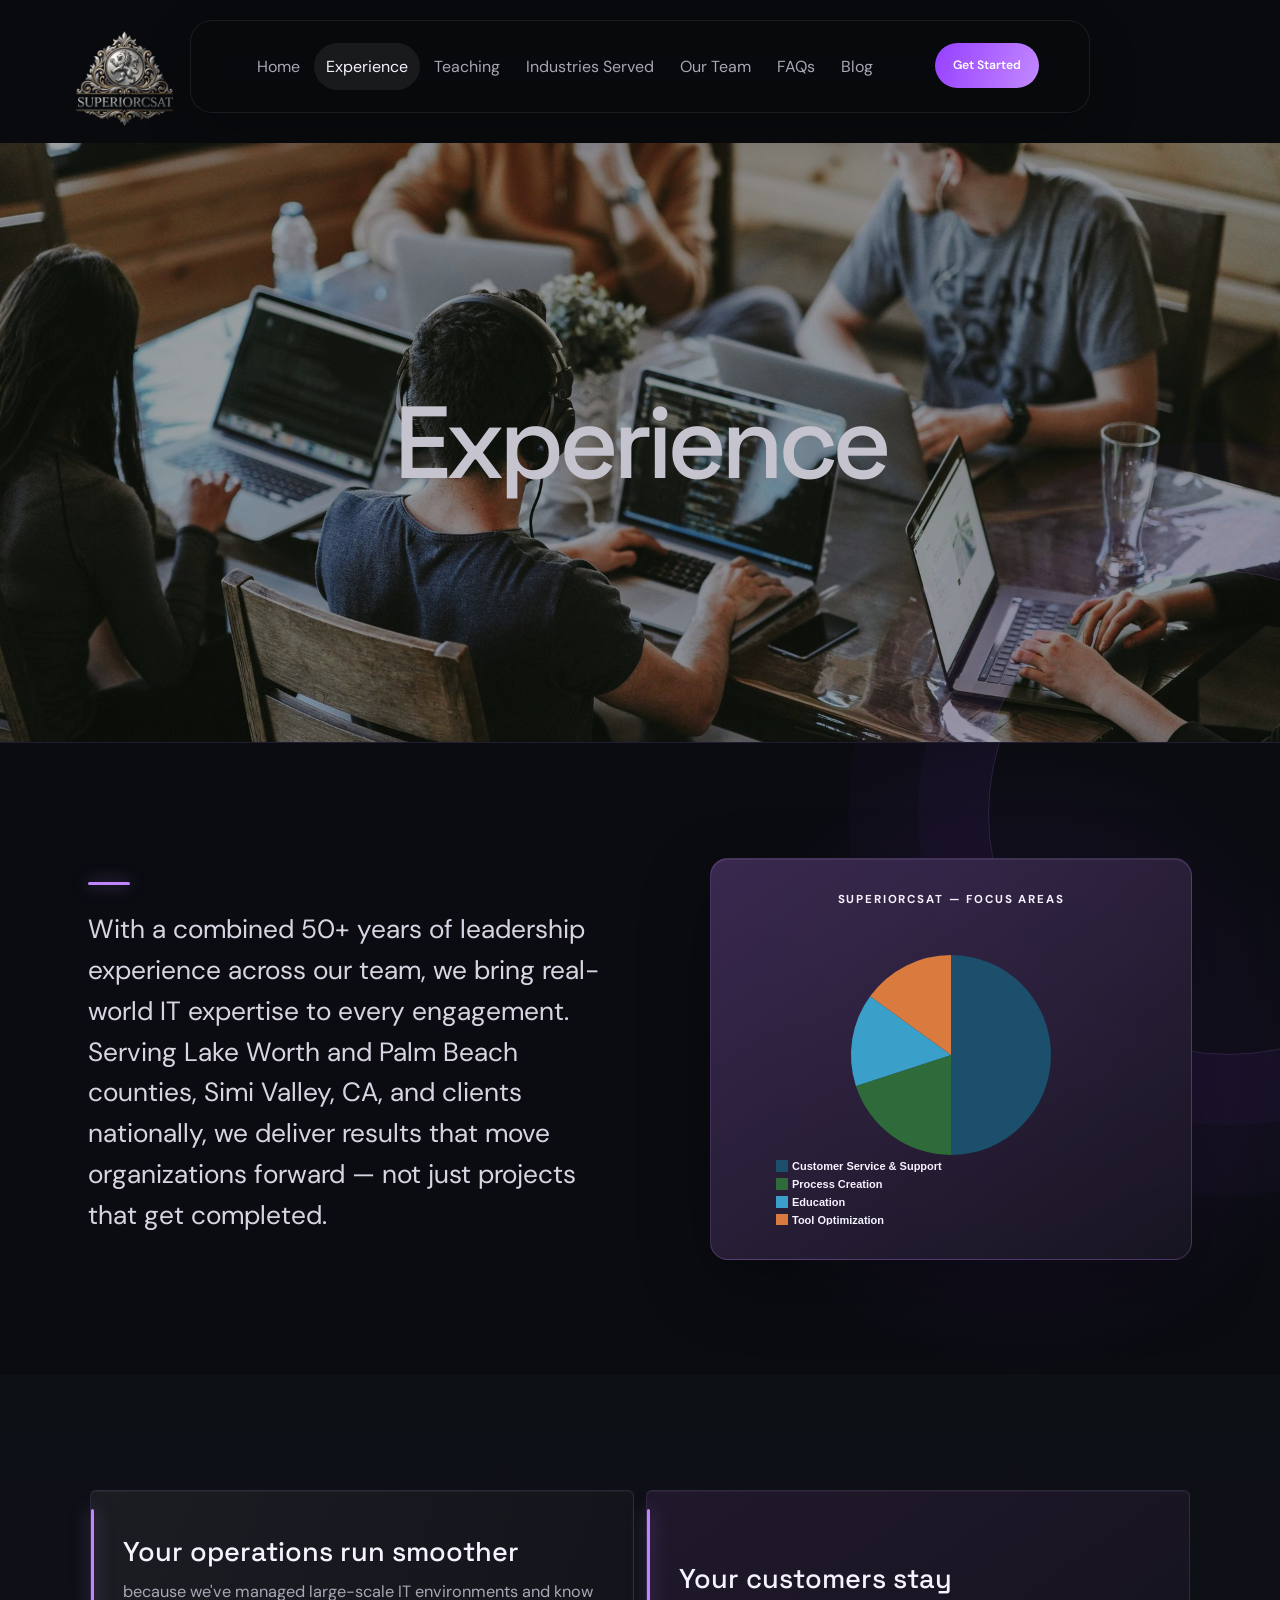
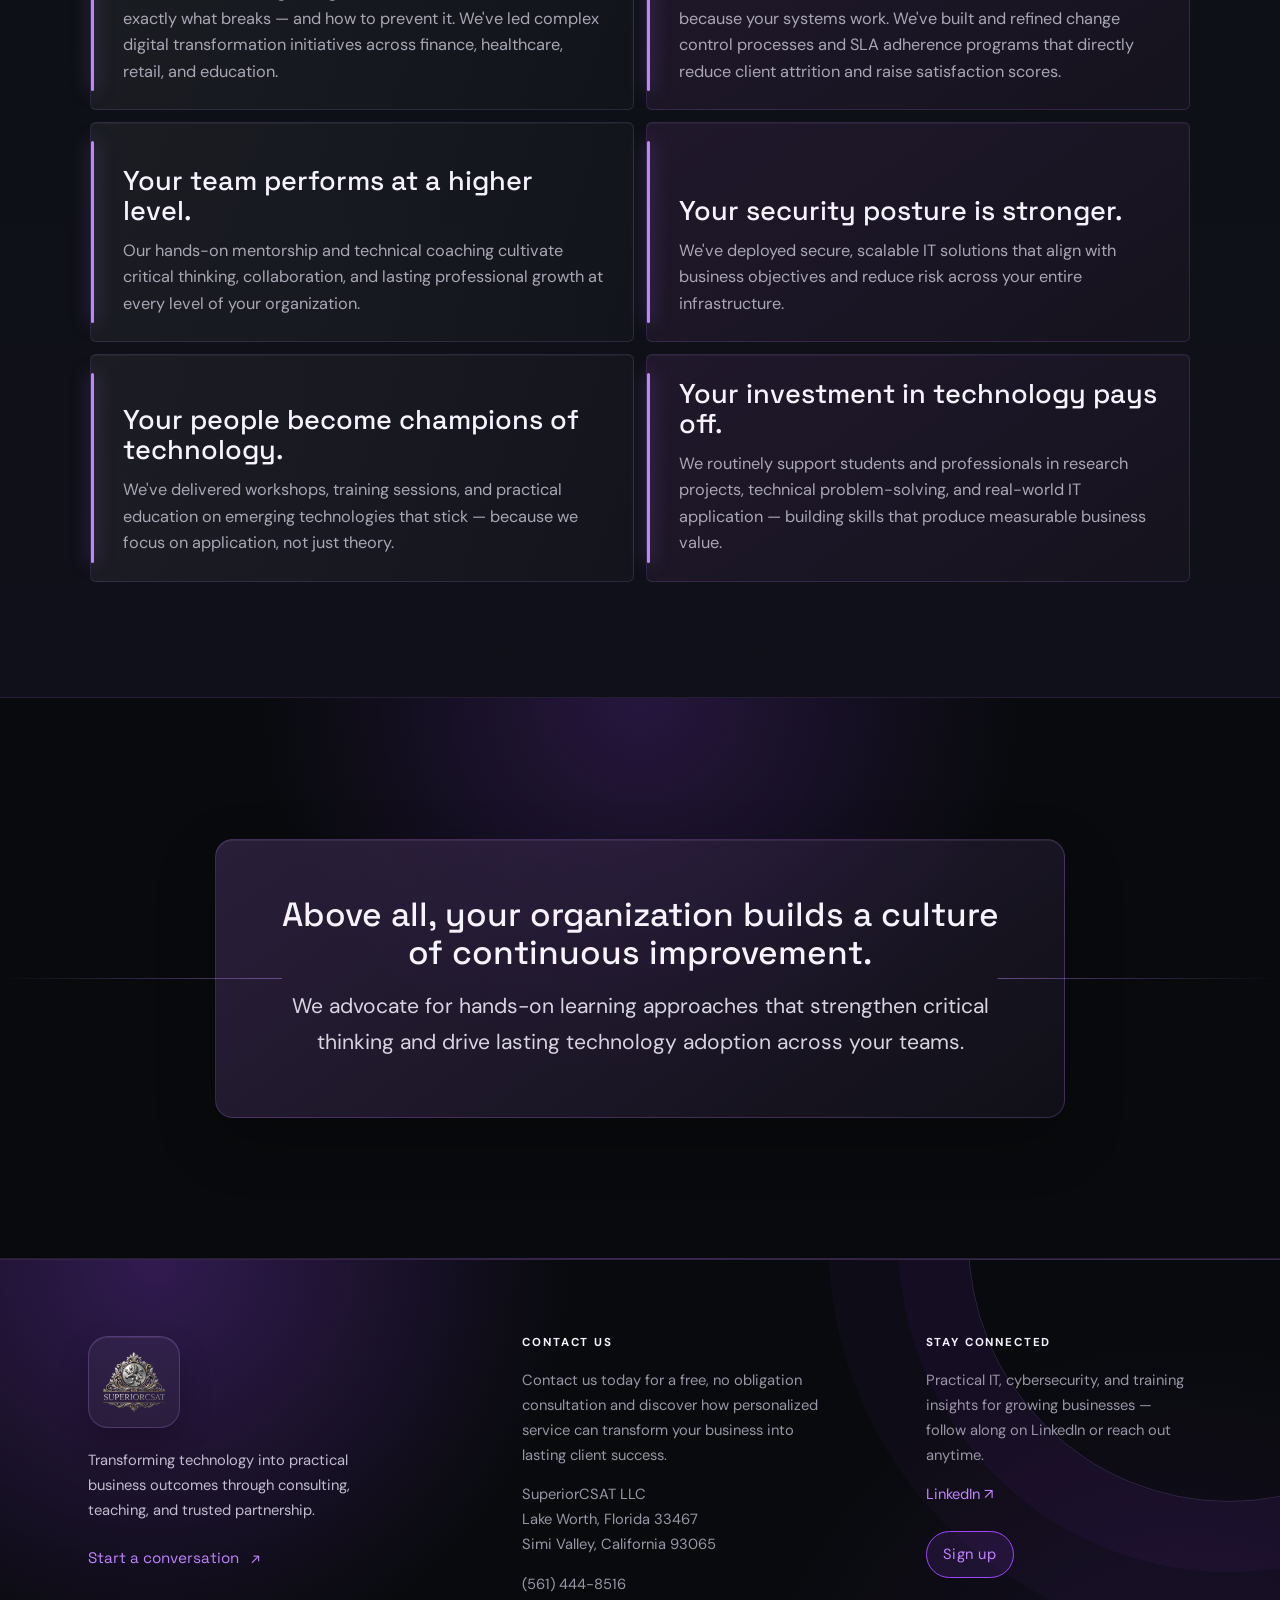
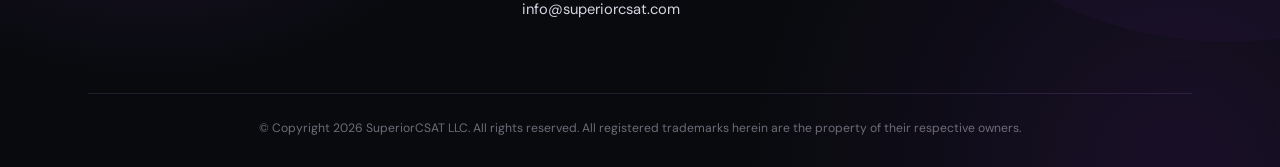
<file: experience.html>
<!DOCTYPE html>
<html lang="en">
<head>
<meta charset="UTF-8">
<meta name="viewport" content="width=device-width, initial-scale=1, viewport-fit=cover">
<title>Experience | SuperiorCSAT</title>
<meta name="description" content="50+ years of combined IT leadership: operations, digital transformation, change control and customer success for clients in Palm Beach County, Simi Valley, CA and nationwide.">
<link rel="icon" href="/favicon.ico" sizes="any">
<link rel="apple-touch-icon" href="/assets/apple-touch-icon.png">
<meta property="og:type" content="website">
<meta property="og:site_name" content="SuperiorCSAT">
<meta property="og:title" content="Experience | SuperiorCSAT">
<meta property="og:description" content="50+ years of combined IT leadership: operations, digital transformation, change control and customer success for clients in Palm Beach County, Simi Valley, CA and nationwide.">
<meta property="og:url" content="https://superiorcsat.com/experience">
<meta property="og:image" content="https://superiorcsat.com/assets/og-image.jpg">
<meta property="og:image:width" content="1200">
<meta property="og:image:height" content="630">
<meta name="twitter:card" content="summary_large_image">
<link rel="preconnect" href="https://fonts.googleapis.com">
<link href="https://fonts.googleapis.com/css2?family=DM+Sans:wght@400;500;600;700&family=Space+Grotesk:wght@400;500;600;700&display=swap" rel="stylesheet">
<link rel="stylesheet" href="assets/styles.css">
</head>
<body>

<header class="site-header">
  <div class="brand-strip"><a class="brand-mark" href="index.html" aria-label="SuperiorCSAT home"><img src="assets/Gallery images/SuperiorCSAT logo.png" alt="SuperiorCSAT"></a></div>
  <nav class="main-nav">
    <a href="index.html">Home</a>
    <a href="experience.html" class="active">Experience</a>
    <a href="teaching.html">Teaching</a>
    <a href="industries.html">Industries Served</a>
    <a href="team.html">Our Team</a>
    <a href="faqs.html">FAQs</a>
    <a href="blog.html">Blog</a>
  </nav>
  <a class="header-cta" href="https://docs.google.com/forms/d/e/1FAIpQLSe2-uV7keIHKjkDBPVkNZN3l_u1GclRd5NCX2jr9xeQ63DlfA/viewform" target="_blank" rel="noopener">Get Started</a>
  <button class="menu-toggle" type="button" aria-label="Open navigation" aria-expanded="false">☰</button>
</header>

<div class="hero-banner" style="background-image:linear-gradient(rgba(10,12,20,0.5),rgba(10,12,20,0.5)); ">
  <div class="placeholder-img" style="position:absolute; inset:0; z-index:0;"><img src="assets/Gallery images/Team.jpg" alt="Team meeting"></div>
  <div class="wrap"><h1>Experience</h1></div>
</div>

<section class="experience-intro">
  <div class="wrap experience-intro-grid">
    <div class="experience-intro-copy">
    <p class="lede">With a combined 50+ years of leadership experience across our team, we bring real-world IT expertise to every engagement. Serving Lake Worth and Palm Beach counties, Simi Valley, CA, and clients nationally, we deliver results that move organizations forward — not just projects that get completed.</p>
    </div>
    <div class="chart-wrap">
      <h4>SuperiorCSAT — Focus Areas</h4>
      <canvas id="focusChart" width="380" height="300"></canvas>
    </div>
  </div>
</section>

<section class="tight experience-values">
  <div class="wrap">
    <ul class="value-list">
      <li><strong>Your operations run smoother</strong> because we've managed large-scale IT environments and know exactly what breaks — and how to prevent it. We've led complex digital transformation initiatives across finance, healthcare, retail, and education.</li>
      <li><strong>Your customers stay</strong> because your systems work. We've built and refined change control processes and SLA adherence programs that directly reduce client attrition and raise satisfaction scores.</li>
      <li><strong>Your team performs at a higher level.</strong> Our hands-on mentorship and technical coaching cultivate critical thinking, collaboration, and lasting professional growth at every level of your organization.</li>
      <li><strong>Your security posture is stronger.</strong> We've deployed secure, scalable IT solutions that align with business objectives and reduce risk across your entire infrastructure.</li>
      <li><strong>Your people become champions of technology.</strong> We've delivered workshops, training sessions, and practical education on emerging technologies that stick — because we focus on application, not just theory.</li>
      <li><strong>Your investment in technology pays off.</strong> We routinely support students and professionals in research projects, technical problem-solving, and real-world IT application — building skills that produce measurable business value.</li>
    </ul>
  </div>
</section>

<section class="experience-closing">
  <div class="wrap">
    <div class="experience-closing-panel">
      <p><strong>Above all, your organization builds a culture of continuous improvement.</strong> We advocate for hands-on learning approaches that strengthen critical thinking and drive lasting technology adoption across your teams.</p>
    </div>
  </div>
</section>

<footer class="site-footer">
  <div class="wrap">
    <div class="footer-grid">
      <div class="footer-brand"><a class="footer-logo" href="index.html" aria-label="SuperiorCSAT home"><img src="assets/Gallery images/SuperiorCSAT logo.png" alt="SuperiorCSAT"></a><p>Transforming technology into practical business outcomes through consulting, teaching, and trusted partnership.</p><a class="footer-cta" href="mailto:sasha@superiorcsat.com" target="_blank" rel="noopener">Start a conversation <span aria-hidden="true">↗</span></a></div>
      <div class="footer-contact"><h4>Contact Us</h4><p>Contact us today for a free, no obligation consultation and discover how personalized service can transform your business into lasting client success.</p><p>SuperiorCSAT LLC<br>Lake Worth, Florida 33467<br>Simi Valley, California 93065</p><p>(561) 444-8516<br><a href="mailto:info@superiorcsat.com">info@superiorcsat.com</a></p></div>
      <div class="footer-connect"><h4>Stay Connected</h4><p>Practical IT, cybersecurity, and training insights for growing businesses — follow along on LinkedIn or reach out anytime.</p><p><a href="https://www.linkedin.com/in/sashaaross/" target="_blank" rel="noopener">LinkedIn <span aria-hidden="true">↗</span></a></p><div class="footer-form"><a class="pill-btn gold" type="button" href="mailto:info@superiorcsat.com">Sign up</a></div></div>
    </div>
    <p class="copyright">© Copyright 2026 SuperiorCSAT LLC. All rights reserved. All registered trademarks herein are the property of their respective owners.</p>
  </div>
</footer>

<script src="assets/main.js"></script>
<script>
  var ctx = document.getElementById('focusChart').getContext('2d');
  var data = [
    {label:'Customer Service & Support', value:50, color:'#1b4f6b'},
    {label:'Process Creation', value:20, color:'#2f6b3a'},
    {label:'Education', value:15, color:'#3ba0c9'},
    {label:'Tool Optimization', value:15, color:'#d97b3f'}
  ];
  var total = data.reduce(function(s,d){return s+d.value;},0);
  var cx = 190, cy = 130, r = 100;
  var start = -Math.PI/2;
  data.forEach(function(d){
    var angle = (d.value/total) * Math.PI * 2;
    ctx.beginPath();
    ctx.moveTo(cx,cy);
    ctx.arc(cx,cy,r,start,start+angle);
    ctx.closePath();
    ctx.fillStyle = d.color;
    ctx.fill();
    start += angle;
  });
  var legendY = 235;
  var legendX = 15;
  data.forEach(function(d){
    ctx.fillStyle = d.color;
    ctx.fillRect(legendX, legendY, 12, 12);
    ctx.fillStyle = '#f6f2ff';
    ctx.font = '600 11px "DM Sans", sans-serif';
    ctx.fillText(d.label, legendX+16, legendY+10);
    legendY += 18;
  });
</script>
</body>
</html>
</file>
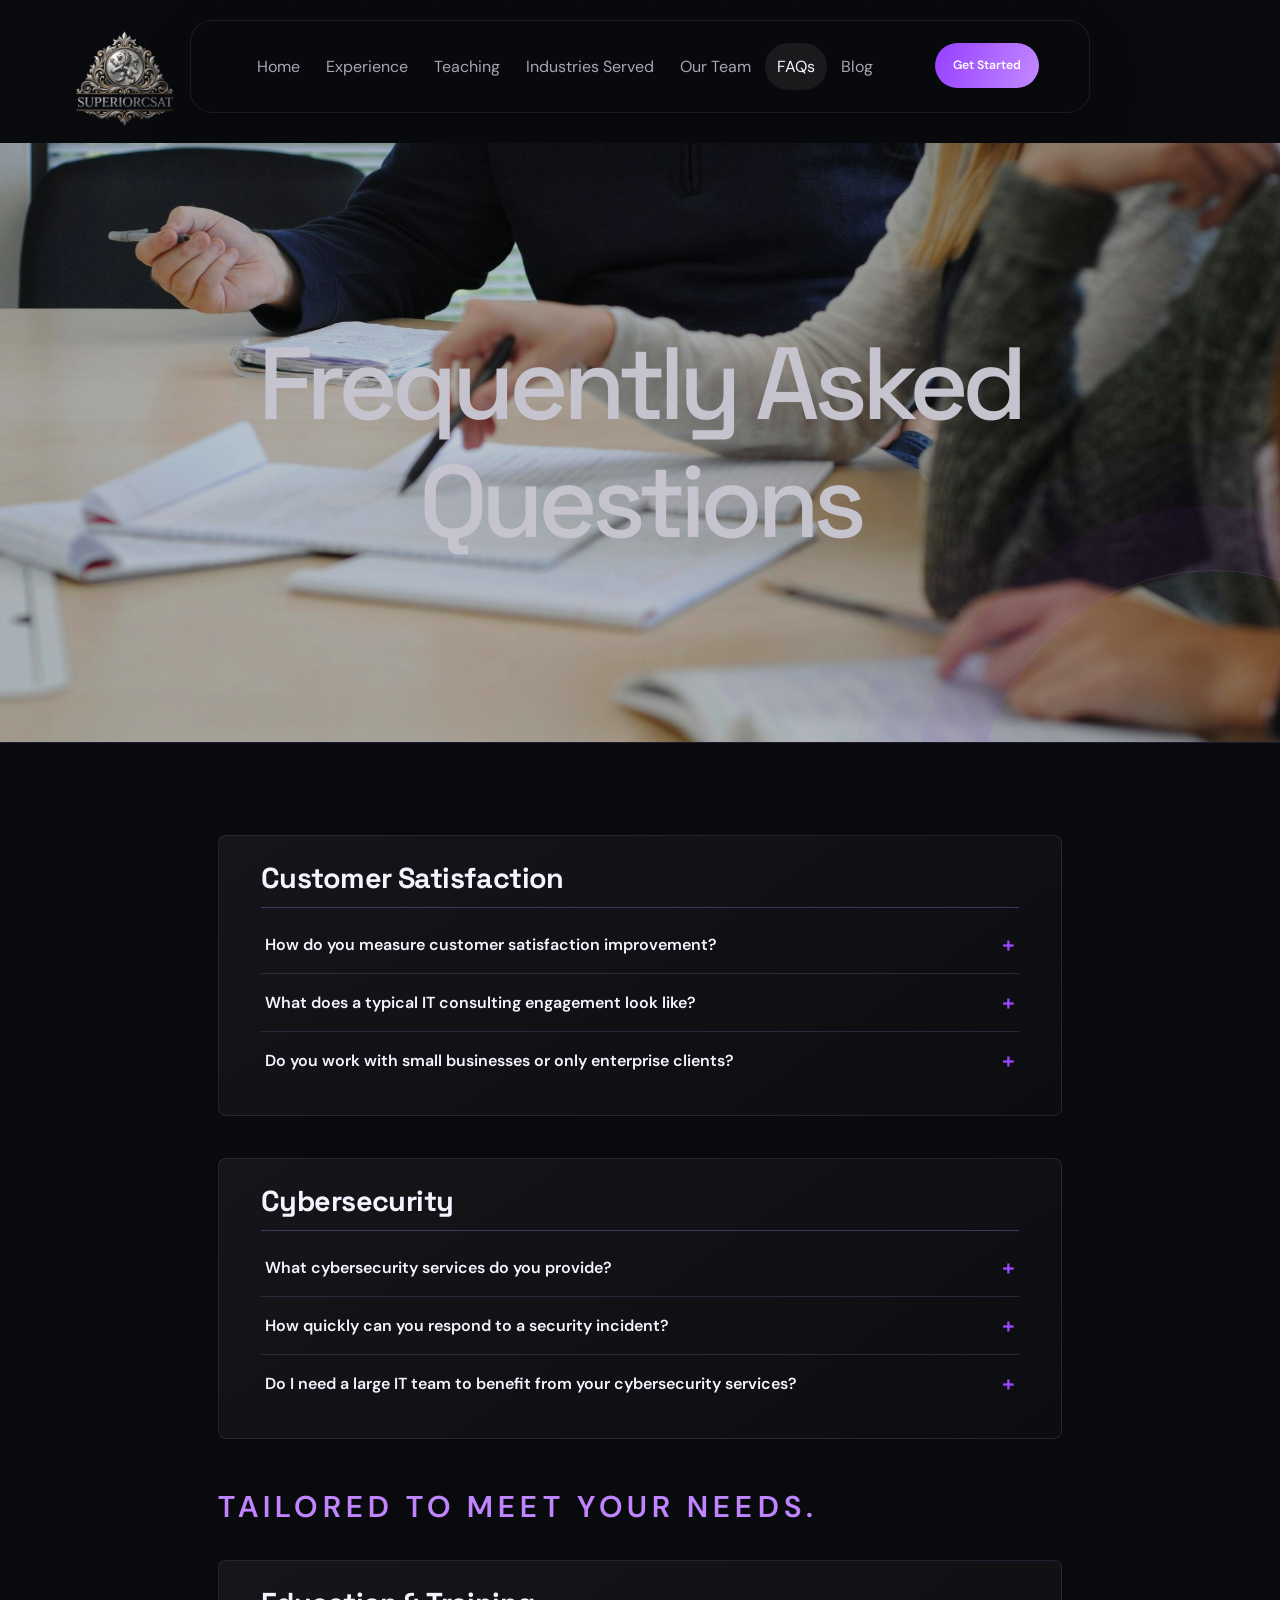
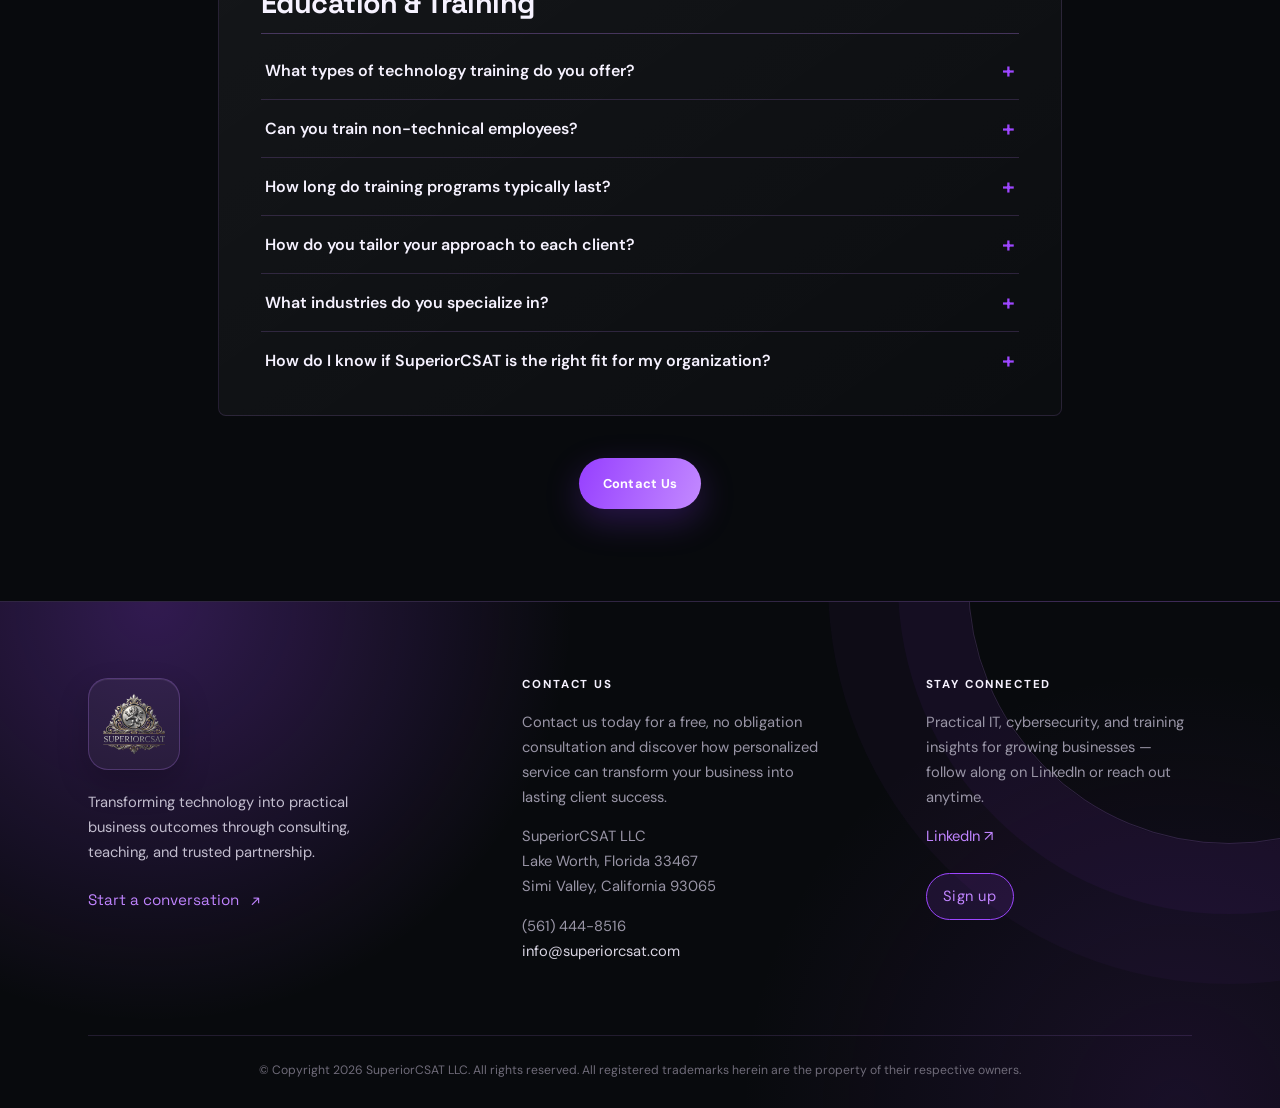
<file: faqs.html>
<!DOCTYPE html>
<html lang="en">
<head>
<meta charset="UTF-8">
<meta name="viewport" content="width=device-width, initial-scale=1, viewport-fit=cover">
<title>FAQs | SuperiorCSAT</title>
<meta name="description" content="Answers to common questions about SuperiorCSAT consulting engagements, cybersecurity services, incident response, technology training, and the industries we serve.">
<link rel="icon" href="/favicon.ico" sizes="any">
<link rel="apple-touch-icon" href="/assets/apple-touch-icon.png">
<meta property="og:type" content="website">
<meta property="og:site_name" content="SuperiorCSAT">
<meta property="og:title" content="FAQs | SuperiorCSAT">
<meta property="og:description" content="Answers to common questions about SuperiorCSAT consulting engagements, cybersecurity services, incident response, technology training, and the industries we serve.">
<meta property="og:url" content="https://superiorcsat.com/faqs">
<meta property="og:image" content="https://superiorcsat.com/assets/og-image.jpg">
<meta property="og:image:width" content="1200">
<meta property="og:image:height" content="630">
<meta name="twitter:card" content="summary_large_image">
<link rel="preconnect" href="https://fonts.googleapis.com">
<link href="https://fonts.googleapis.com/css2?family=DM+Sans:wght@400;500;600;700&family=Space+Grotesk:wght@400;500;600;700&display=swap" rel="stylesheet">
<link rel="stylesheet" href="assets/styles.css">
</head>
<body>

<header class="site-header">
  <div class="brand-strip"><a class="brand-mark" href="index.html" aria-label="SuperiorCSAT home"><img src="assets/Gallery images/SuperiorCSAT logo.png" alt="SuperiorCSAT"></a></div>
  <nav class="main-nav">
    <a href="index.html">Home</a>
    <a href="experience.html">Experience</a>
    <a href="teaching.html">Teaching</a>
    <a href="industries.html">Industries Served</a>
    <a href="team.html">Our Team</a>
    <a href="faqs.html" class="active">FAQs</a>
    <a href="blog.html">Blog</a>
  </nav>
  <a class="header-cta" href="https://docs.google.com/forms/d/e/1FAIpQLSe2-uV7keIHKjkDBPVkNZN3l_u1GclRd5NCX2jr9xeQ63DlfA/viewform" target="_blank" rel="noopener">Get Started</a>
  <button class="menu-toggle" type="button" aria-label="Open navigation" aria-expanded="false">☰</button>
</header>

<div class="hero-banner">
  <div class="placeholder-img" style="position:absolute; inset:0; z-index:0;"><img src="assets/Gallery images/colleagues reviewing documents.jpg" alt=""></div>
  <div class="wrap"><h1>Frequently Asked Questions</h1></div>
</div>

<section>
  <div class="wrap" style="max-width:820px;">

    <div class="faq-category">
      <h2>Customer Satisfaction</h2>

      <div class="faq-item">
        <button class="faq-q">How do you measure customer satisfaction improvement?</button>
        <div class="faq-a"><div class="faq-a-inner">We establish baseline CSAT and SLA metrics at the start of every engagement, then track progress through client surveys, support ticket data, and retention rates. Most clients see measurable improvement within 60–90 days.</div></div>
      </div>
      <div class="faq-item">
        <button class="faq-q">What does a typical IT consulting engagement look like?</button>
        <div class="faq-a"><div class="faq-a-inner">Every engagement starts with a free assessment. From there, we develop a tailored roadmap — whether that's a short-term project, ongoing managed support, or a full digital transformation program.</div></div>
      </div>
      <div class="faq-item">
        <button class="faq-q">Do you work with small businesses or only enterprise clients?</button>
        <div class="faq-a"><div class="faq-a-inner">Both. We serve small and mid-sized businesses in Lake Worth and Palm Beach counties, Simi Valley, CA, as well as larger organizations nationally. Our approach scales to your size and budget.</div></div>
      </div>
    </div>

    <div class="faq-category">
      <h2>Cybersecurity</h2>

      <div class="faq-item">
        <button class="faq-q">What cybersecurity services do you provide?</button>
        <div class="faq-a"><div class="faq-a-inner">We offer cybersecurity assessments, vulnerability management, employee security training, compliance framework guidance, and proactive threat prevention strategies tailored to your organization's risk profile.</div></div>
      </div>
      <div class="faq-item">
        <button class="faq-q">How quickly can you respond to a security incident?</button>
        <div class="faq-a"><div class="faq-a-inner">We provide rapid incident response support and can begin a forensic assessment within 24–48 hours. More importantly, our proactive approach helps prevent incidents before they occur.</div></div>
      </div>
      <div class="faq-item">
        <button class="faq-q">Do I need a large IT team to benefit from your cybersecurity services?</button>
        <div class="faq-a"><div class="faq-a-inner">No. Many of our cybersecurity clients are small or mid-sized businesses with limited internal IT resources. We work with what you have and build realistic, sustainable security programs.</div></div>
      </div>
    </div>

    <p class="eyebrow" style="display:block; margin:8px 0 28px;">Tailored to meet your needs.</p>

    <div class="faq-category">
      <h2>Education &amp; Training</h2>

      <div class="faq-item">
        <button class="faq-q">What types of technology training do you offer?</button>
        <div class="faq-a"><div class="faq-a-inner">We offer change management training, cybersecurity awareness programs, platform onboarding, digital transformation coaching, and customized IT skills development. All programs are designed for practical, real-world application.</div></div>
      </div>
      <div class="faq-item">
        <button class="faq-q">Can you train non-technical employees?</button>
        <div class="faq-a"><div class="faq-a-inner">Absolutely. Our training programs are designed to meet employees where they are — from front-line staff to senior leadership. We focus on building confidence and competence, not just technical knowledge.</div></div>
      </div>
      <div class="faq-item">
        <button class="faq-q">How long do training programs typically last?</button>
        <div class="faq-a"><div class="faq-a-inner">Program length varies based on your goals. We offer everything from single-day workshops to multi-month training engagements. Every program is scoped specifically to your team's needs.</div></div>
      </div>
      <div class="faq-item">
        <button class="faq-q">How do you tailor your approach to each client?</button>
        <div class="faq-a"><div class="faq-a-inner">Every engagement begins with a free assessment where we learn your business, technology environment, and goals. Nothing is templated — every recommendation, roadmap, and training program is built specifically for you.</div></div>
      </div>
      <div class="faq-item">
        <button class="faq-q">What industries do you specialize in?</button>
        <div class="faq-a"><div class="faq-a-inner">We have deep experience across IT services, healthcare, financial services, retail, education, government contracting, and manufacturing. We adapt our methodology to your industry's specific compliance and operational needs.</div></div>
      </div>
      <div class="faq-item">
        <button class="faq-q">How do I know if SuperiorCSAT is the right fit for my organization?</button>
        <div class="faq-a"><div class="faq-a-inner">Start with our free, no-obligation assessment. In one conversation, we'll identify your biggest IT challenges, share what we've seen work in similar organizations, and give you a clear picture of what working together would look like.</div></div>
      </div>
    </div>

    <div style="text-align:center; margin-top:20px;">
      <a class="btn-primary" href="https://docs.google.com/forms/d/e/1FAIpQLSe2-uV7keIHKjkDBPVkNZN3l_u1GclRd5NCX2jr9xeQ63DlfA/viewform" target="_blank" rel="noopener">Contact Us</a>
    </div>

  </div>
</section>

<footer class="site-footer">
  <div class="wrap">
    <div class="footer-grid">
      <div class="footer-brand"><a class="footer-logo" href="index.html" aria-label="SuperiorCSAT home"><img src="assets/Gallery images/SuperiorCSAT logo.png" alt="SuperiorCSAT"></a><p>Transforming technology into practical business outcomes through consulting, teaching, and trusted partnership.</p><a class="footer-cta" href="mailto:sasha@superiorcsat.com" target="_blank" rel="noopener">Start a conversation <span aria-hidden="true">↗</span></a></div>
      <div class="footer-contact"><h4>Contact Us</h4><p>Contact us today for a free, no obligation consultation and discover how personalized service can transform your business into lasting client success.</p><p>SuperiorCSAT LLC<br>Lake Worth, Florida 33467<br>Simi Valley, California 93065</p><p>(561) 444-8516<br><a href="mailto:info@superiorcsat.com">info@superiorcsat.com</a></p></div>
      <div class="footer-connect"><h4>Stay Connected</h4><p>Practical IT, cybersecurity, and training insights for growing businesses — follow along on LinkedIn or reach out anytime.</p><p><a href="https://www.linkedin.com/in/sashaaross/" target="_blank" rel="noopener">LinkedIn <span aria-hidden="true">↗</span></a></p><div class="footer-form"><a class="pill-btn gold" type="button" href="mailto:info@superiorcsat.com">Sign up</a></div></div>
    </div>
    <p class="copyright">© Copyright 2026 SuperiorCSAT LLC. All rights reserved. All registered trademarks herein are the property of their respective owners.</p>
  </div>
</footer>

<script src="assets/main.js"></script>
</body>
</html>
</file>
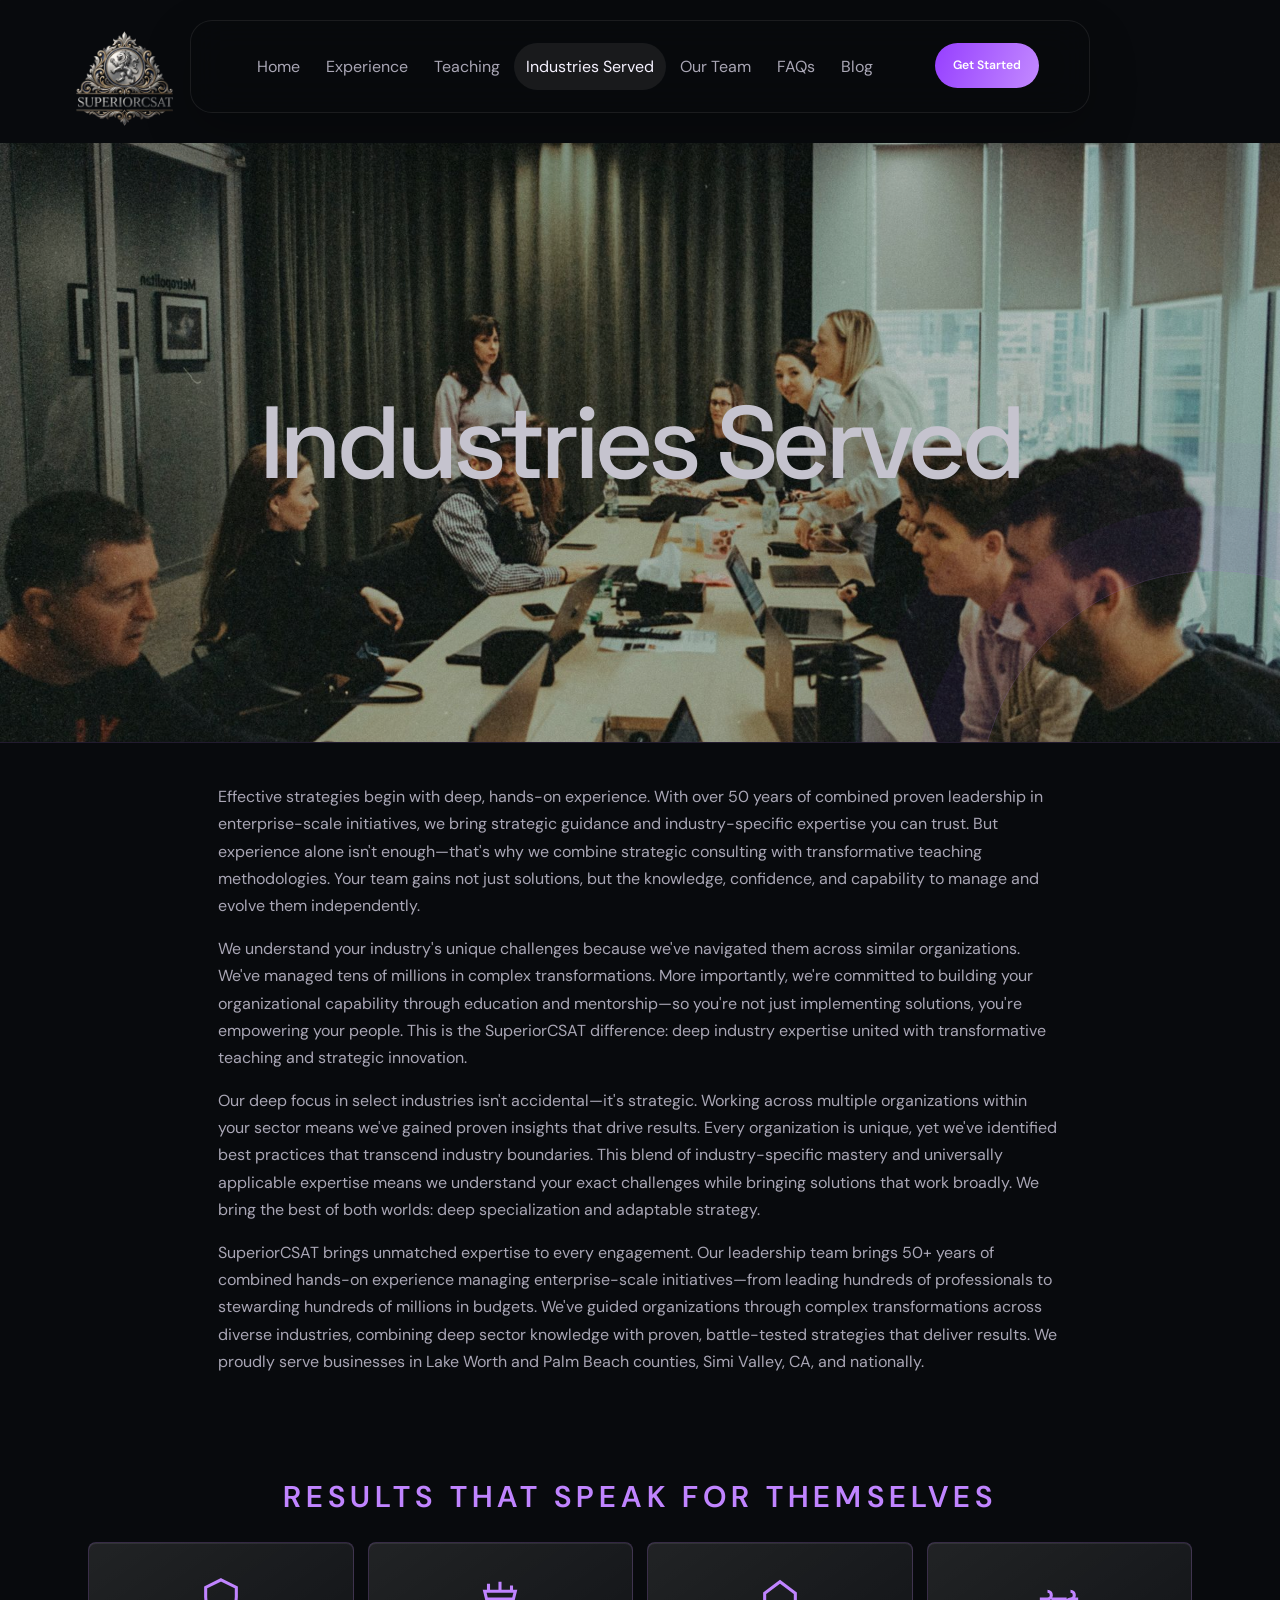
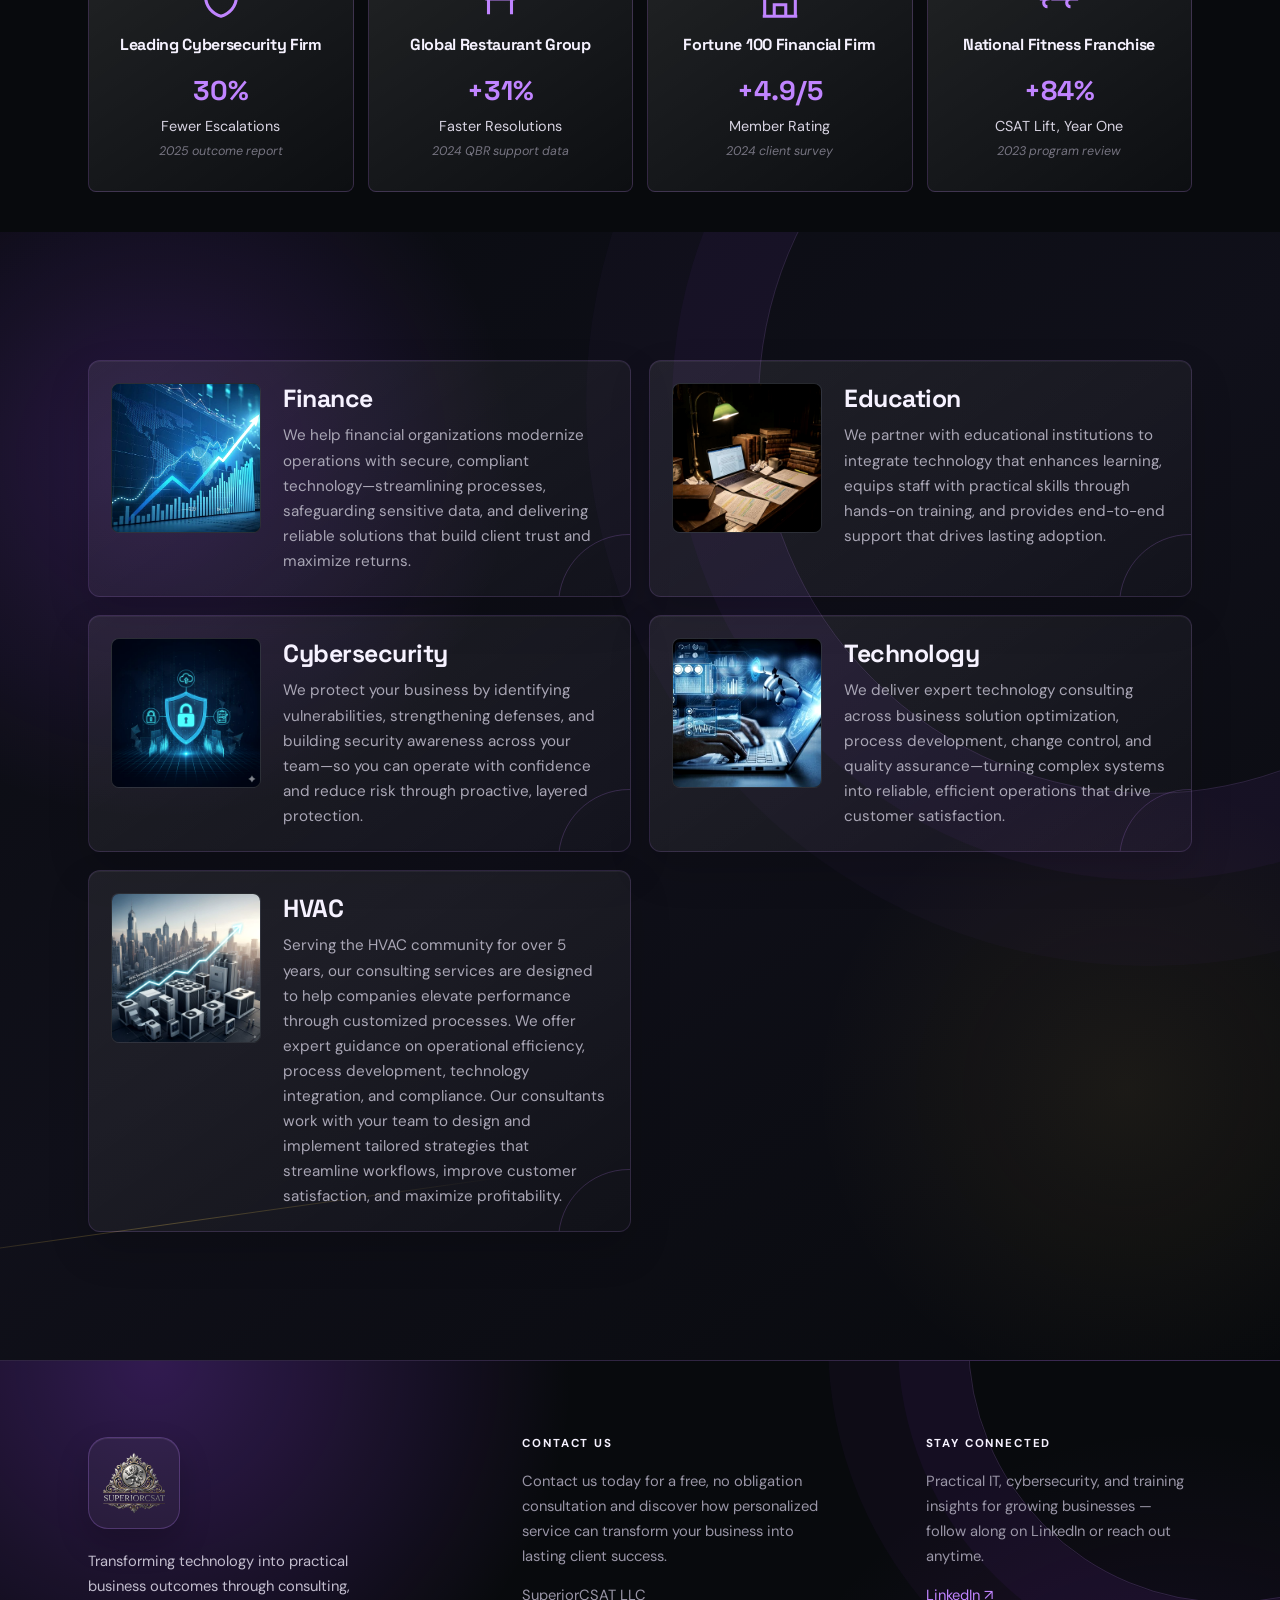
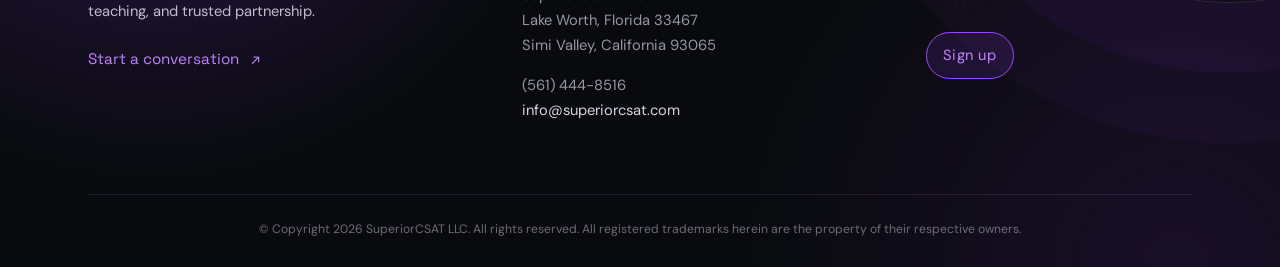
<file: industries.html>
<!DOCTYPE html>
<html lang="en">
<head>
<meta charset="UTF-8">
<meta name="viewport" content="width=device-width, initial-scale=1, viewport-fit=cover">
<title>Industries Served | SuperiorCSAT</title>
<meta name="description" content="SuperiorCSAT serves finance, education, cybersecurity, technology and HVAC organizations with strategic IT consulting paired with hands-on teaching.">
<link rel="icon" href="/favicon.ico" sizes="any">
<link rel="apple-touch-icon" href="/assets/apple-touch-icon.png">
<meta property="og:type" content="website">
<meta property="og:site_name" content="SuperiorCSAT">
<meta property="og:title" content="Industries Served | SuperiorCSAT">
<meta property="og:description" content="SuperiorCSAT serves finance, education, cybersecurity, technology and HVAC organizations with strategic IT consulting paired with hands-on teaching.">
<meta property="og:url" content="https://superiorcsat.com/industries">
<meta property="og:image" content="https://superiorcsat.com/assets/og-image.jpg">
<meta property="og:image:width" content="1200">
<meta property="og:image:height" content="630">
<meta name="twitter:card" content="summary_large_image">
<link rel="preconnect" href="https://fonts.googleapis.com">
<link href="https://fonts.googleapis.com/css2?family=DM+Sans:wght@400;500;600;700&family=Space+Grotesk:wght@400;500;600;700&display=swap" rel="stylesheet">
<link rel="stylesheet" href="assets/styles.css">
</head>
<body>

<header class="site-header">
  <div class="brand-strip"><a class="brand-mark" href="index.html" aria-label="SuperiorCSAT home"><img src="assets/Gallery images/SuperiorCSAT logo.png" alt="SuperiorCSAT"></a></div>
  <nav class="main-nav">
    <a href="index.html">Home</a>
    <a href="experience.html">Experience</a>
    <a href="teaching.html">Teaching</a>
    <a href="industries.html" class="active">Industries Served</a>
    <a href="team.html">Our Team</a>
    <a href="faqs.html">FAQs</a>
    <a href="blog.html">Blog</a>
  </nav>
  <a class="header-cta" href="https://docs.google.com/forms/d/e/1FAIpQLSe2-uV7keIHKjkDBPVkNZN3l_u1GclRd5NCX2jr9xeQ63DlfA/viewform" target="_blank" rel="noopener">Get Started</a>
  <button class="menu-toggle" type="button" aria-label="Open navigation" aria-expanded="false">☰</button>
</header>

<div class="hero-banner">
  <div class="placeholder-img" style="position:absolute; inset:0; z-index:0;"><img src="assets/Gallery images/industury6.jpg" alt="Industries Served"></div>
  <div class="wrap"><h1>Industries Served</h1></div>
</div>

<section class="tight">
  <div class="wrap" style="max-width:820px;">
    <p>Effective strategies begin with deep, hands-on experience. With over 50 years of combined proven leadership in enterprise-scale initiatives, we bring strategic guidance and industry-specific expertise you can trust. But experience alone isn't enough—that's why we combine strategic consulting with transformative teaching methodologies. Your team gains not just solutions, but the knowledge, confidence, and capability to manage and evolve them independently.</p>
    <p>We understand your industry's unique challenges because we've navigated them across similar organizations. We've managed tens of millions in complex transformations. More importantly, we're committed to building your organizational capability through education and mentorship—so you're not just implementing solutions, you're empowering your people. This is the SuperiorCSAT difference: deep industry expertise united with transformative teaching and strategic innovation.</p>
    <p>Our deep focus in select industries isn't accidental—it's strategic. Working across multiple organizations within your sector means we've gained proven insights that drive results. Every organization is unique, yet we've identified best practices that transcend industry boundaries. This blend of industry-specific mastery and universally applicable expertise means we understand your exact challenges while bringing solutions that work broadly. We bring the best of both worlds: deep specialization and adaptable strategy.</p>
    <p>SuperiorCSAT brings unmatched expertise to every engagement. Our leadership team brings 50+ years of combined hands-on experience managing enterprise-scale initiatives—from leading hundreds of professionals to stewarding hundreds of millions in budgets. We've guided organizations through complex transformations across diverse industries, combining deep sector knowledge with proven, battle-tested strategies that deliver results. We proudly serve businesses in Lake Worth and Palm Beach counties, Simi Valley, CA, and nationally.</p>
  </div>
</section>

<section class="tight">
  <div class="wrap">
    <p class="eyebrow" style="display:block; text-align:center; margin-bottom:20px;">Results That Speak for Themselves</p>
    <div class="results-grid">
      <div class="result-card">
        <div class="icon"><svg viewBox="0 0 24 24" fill="none" stroke="currentColor" stroke-width="1.6"><path d="M12 2l8 4v5c0 5-3.5 8.5-8 10-4.5-1.5-8-5-8-10V6l8-4z"/></svg></div>
        <h4>Leading Cybersecurity Firm</h4>
        <span class="stat">30%</span>
        <span class="stat-label">Fewer Escalations</span>
        <span class="stat-source">2025 outcome report</span>
      </div>
      <div class="result-card">
        <div class="icon"><svg viewBox="0 0 24 24" fill="none" stroke="currentColor" stroke-width="1.6"><path d="M6 8V4M12 8V3M18 8V5M4 8h16l-1 4H5L4 8z"/><path d="M6 12v8M18 12v8"/></svg></div>
        <h4>Global Restaurant Group</h4>
        <span class="stat">+31%</span>
        <span class="stat-label">Faster Resolutions</span>
        <span class="stat-source">2024 QBR support data</span>
      </div>
      <div class="result-card">
        <div class="icon"><svg viewBox="0 0 24 24" fill="none" stroke="currentColor" stroke-width="1.6"><path d="M3 21h18M4 21V9l8-6 8 6v12M9 21v-6h6v6"/></svg></div>
        <h4>Fortune 100 Financial Firm</h4>
        <span class="stat">+4.9/5</span>
        <span class="stat-label">Member Rating</span>
        <span class="stat-source">2024 client survey</span>
      </div>
      <div class="result-card">
        <div class="icon"><svg viewBox="0 0 24 24" fill="none" stroke="currentColor" stroke-width="1.6"><path d="M2 12h4M18 12h4M6 12a2 2 0 100-4M6 12a2 2 0 100 4M18 12a2 2 0 100-4M18 12a2 2 0 100 4M8 12h8"/></svg></div>
        <h4>National Fitness Franchise</h4>
        <span class="stat">+84%</span>
        <span class="stat-label">CSAT Lift, Year One</span>
        <span class="stat-source">2023 program review</span>
      </div>
    </div>
  </div>
</section>

<section>
  <div class="wrap">
    <div class="industry-grid">
      <div class="industry-item">
        <div class="placeholder-img" style="width:160px; height:160px; border-radius:4px;"><img src="assets/Gallery images/Finance.jpg" alt=""></div>
        <div>
          <h3>Finance</h3>
          <p>We help financial organizations modernize operations with secure, compliant technology—streamlining processes, safeguarding sensitive data, and delivering reliable solutions that build client trust and maximize returns.</p>
        </div>
      </div>
      <div class="industry-item">
        <div class="placeholder-img" style="width:160px; height:160px; border-radius:4px;"><img src="assets/Gallery images/Education.jpg" alt=""></div>
        <div>
          <h3>Education</h3>
          <p>We partner with educational institutions to integrate technology that enhances learning, equips staff with practical skills through hands-on training, and provides end-to-end support that drives lasting adoption.</p>
        </div>
      </div>
      <div class="industry-item">
        <div class="placeholder-img" style="width:160px; height:160px; border-radius:4px;"><img src="assets/Gallery images/cybersec.jpg" alt=""></div>
        <div>
          <h3>Cybersecurity</h3>
          <p>We protect your business by identifying vulnerabilities, strengthening defenses, and building security awareness across your team—so you can operate with confidence and reduce risk through proactive, layered protection.</p>
        </div>
      </div>
      <div class="industry-item">
        <div class="placeholder-img" style="width:160px; height:160px; border-radius:4px;"><img src="assets/Gallery images/Tech.jpg" alt=""></div>
        <div>
          <h3>Technology</h3>
          <p>We deliver expert technology consulting across business solution optimization, process development, change control, and quality assurance—turning complex systems into reliable, efficient operations that drive customer satisfaction.</p>
        </div>
      </div>
      <div class="industry-item">
        <div class="placeholder-img" style="width:160px; height:160px; border-radius:4px;"><img src="assets/Gallery images/HVAC.jpg" alt=""></div>
        <div>
          <h3>HVAC</h3>
          <p>Serving the HVAC community for over 5 years, our consulting services are designed to help companies elevate performance through customized processes. We offer expert guidance on operational efficiency, process development, technology integration, and compliance. Our consultants work with your team to design and implement tailored strategies that streamline workflows, improve customer satisfaction, and maximize profitability.</p>
        </div>
      </div>
    </div>
  </div>
</section>

<footer class="site-footer">
  <div class="wrap">
    <div class="footer-grid">
      <div class="footer-brand"><a class="footer-logo" href="index.html" aria-label="SuperiorCSAT home"><img src="assets/Gallery images/SuperiorCSAT logo.png" alt="SuperiorCSAT"></a><p>Transforming technology into practical business outcomes through consulting, teaching, and trusted partnership.</p><a class="footer-cta" href="mailto:sasha@superiorcsat.com" target="_blank" rel="noopener">Start a conversation <span aria-hidden="true">↗</span></a></div>
      <div class="footer-contact"><h4>Contact Us</h4><p>Contact us today for a free, no obligation consultation and discover how personalized service can transform your business into lasting client success.</p><p>SuperiorCSAT LLC<br>Lake Worth, Florida 33467<br>Simi Valley, California 93065</p><p>(561) 444-8516<br><a href="mailto:info@superiorcsat.com">info@superiorcsat.com</a></p></div>
      <div class="footer-connect"><h4>Stay Connected</h4><p>Practical IT, cybersecurity, and training insights for growing businesses — follow along on LinkedIn or reach out anytime.</p><p><a href="https://www.linkedin.com/in/sashaaross/" target="_blank" rel="noopener">LinkedIn <span aria-hidden="true">↗</span></a></p><div class="footer-form"><a class="pill-btn gold" type="button" href="mailto:info@superiorcsat.com">Sign up</a></div></div>
    </div>
    <p class="copyright">© Copyright 2026 SuperiorCSAT LLC. All rights reserved. All registered trademarks herein are the property of their respective owners.</p>
  </div>
</footer>

<script src="assets/main.js"></script>
</body>
</html>
</file>
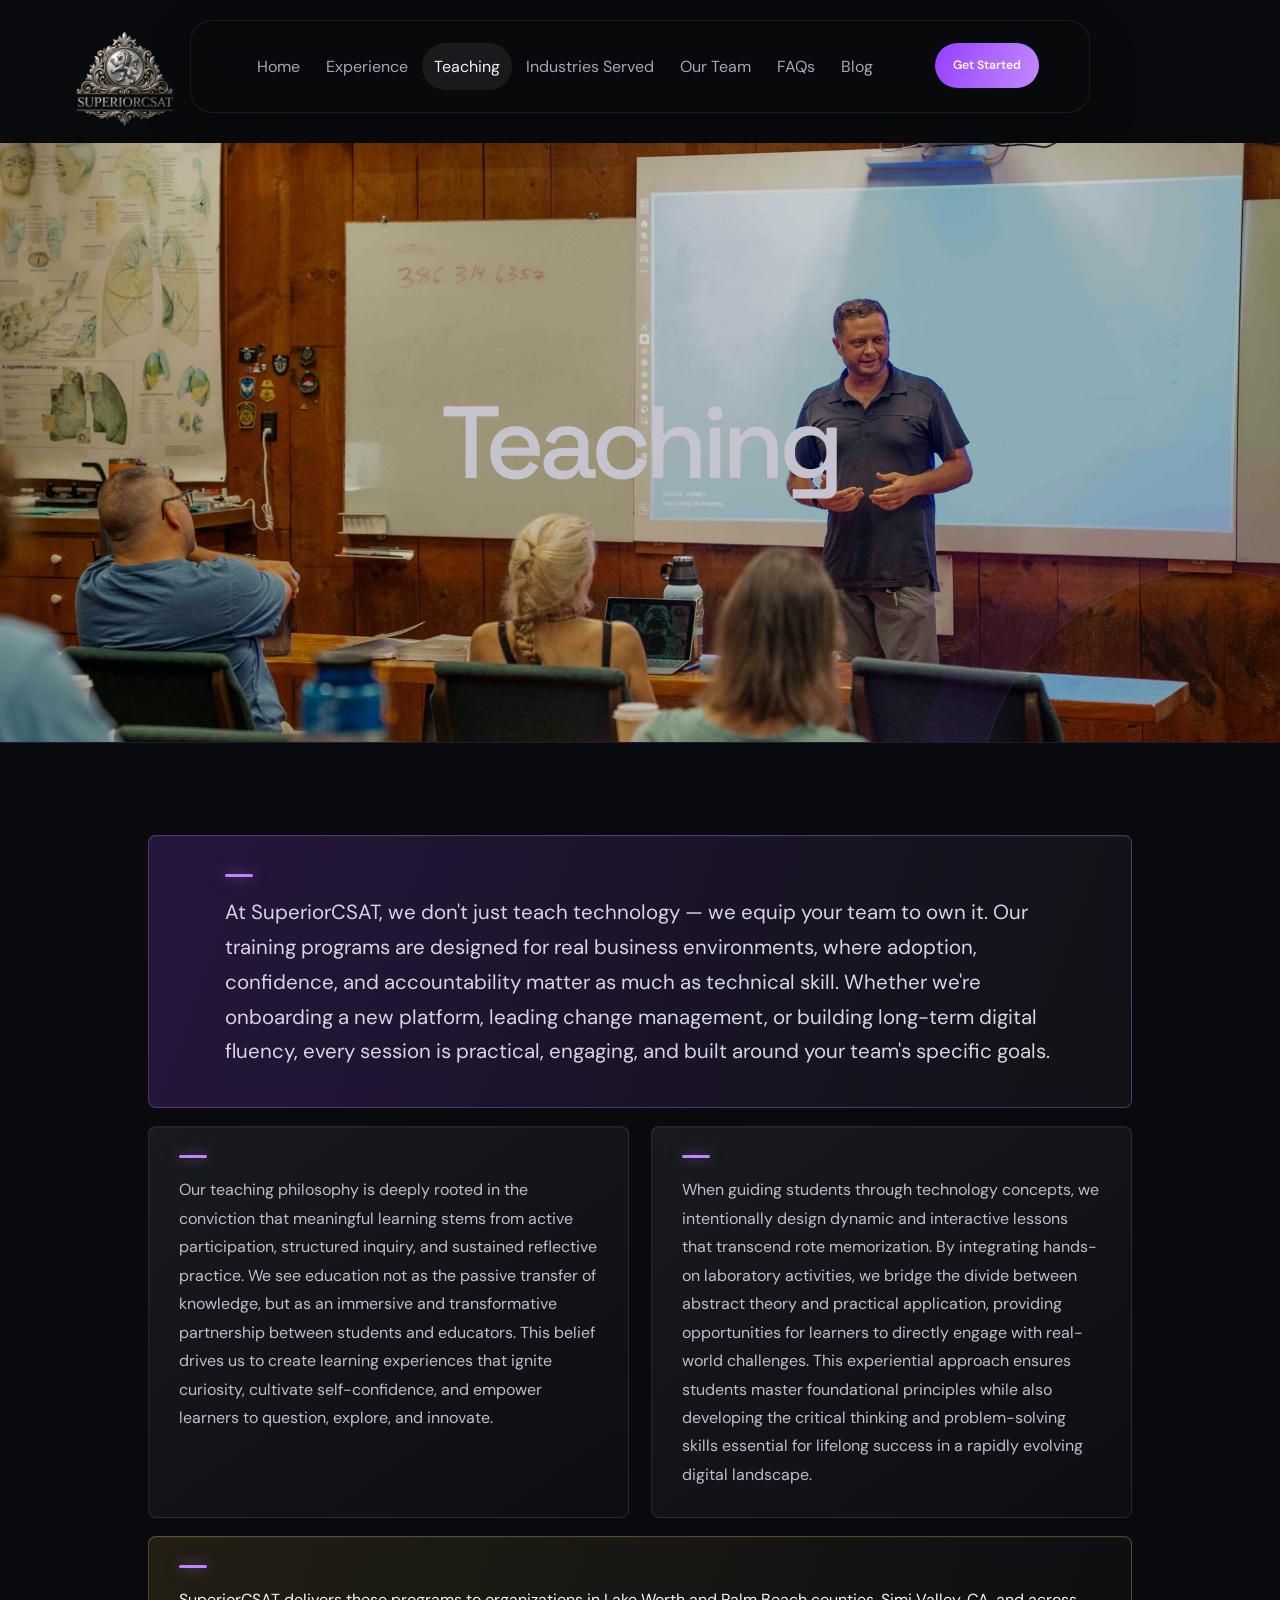
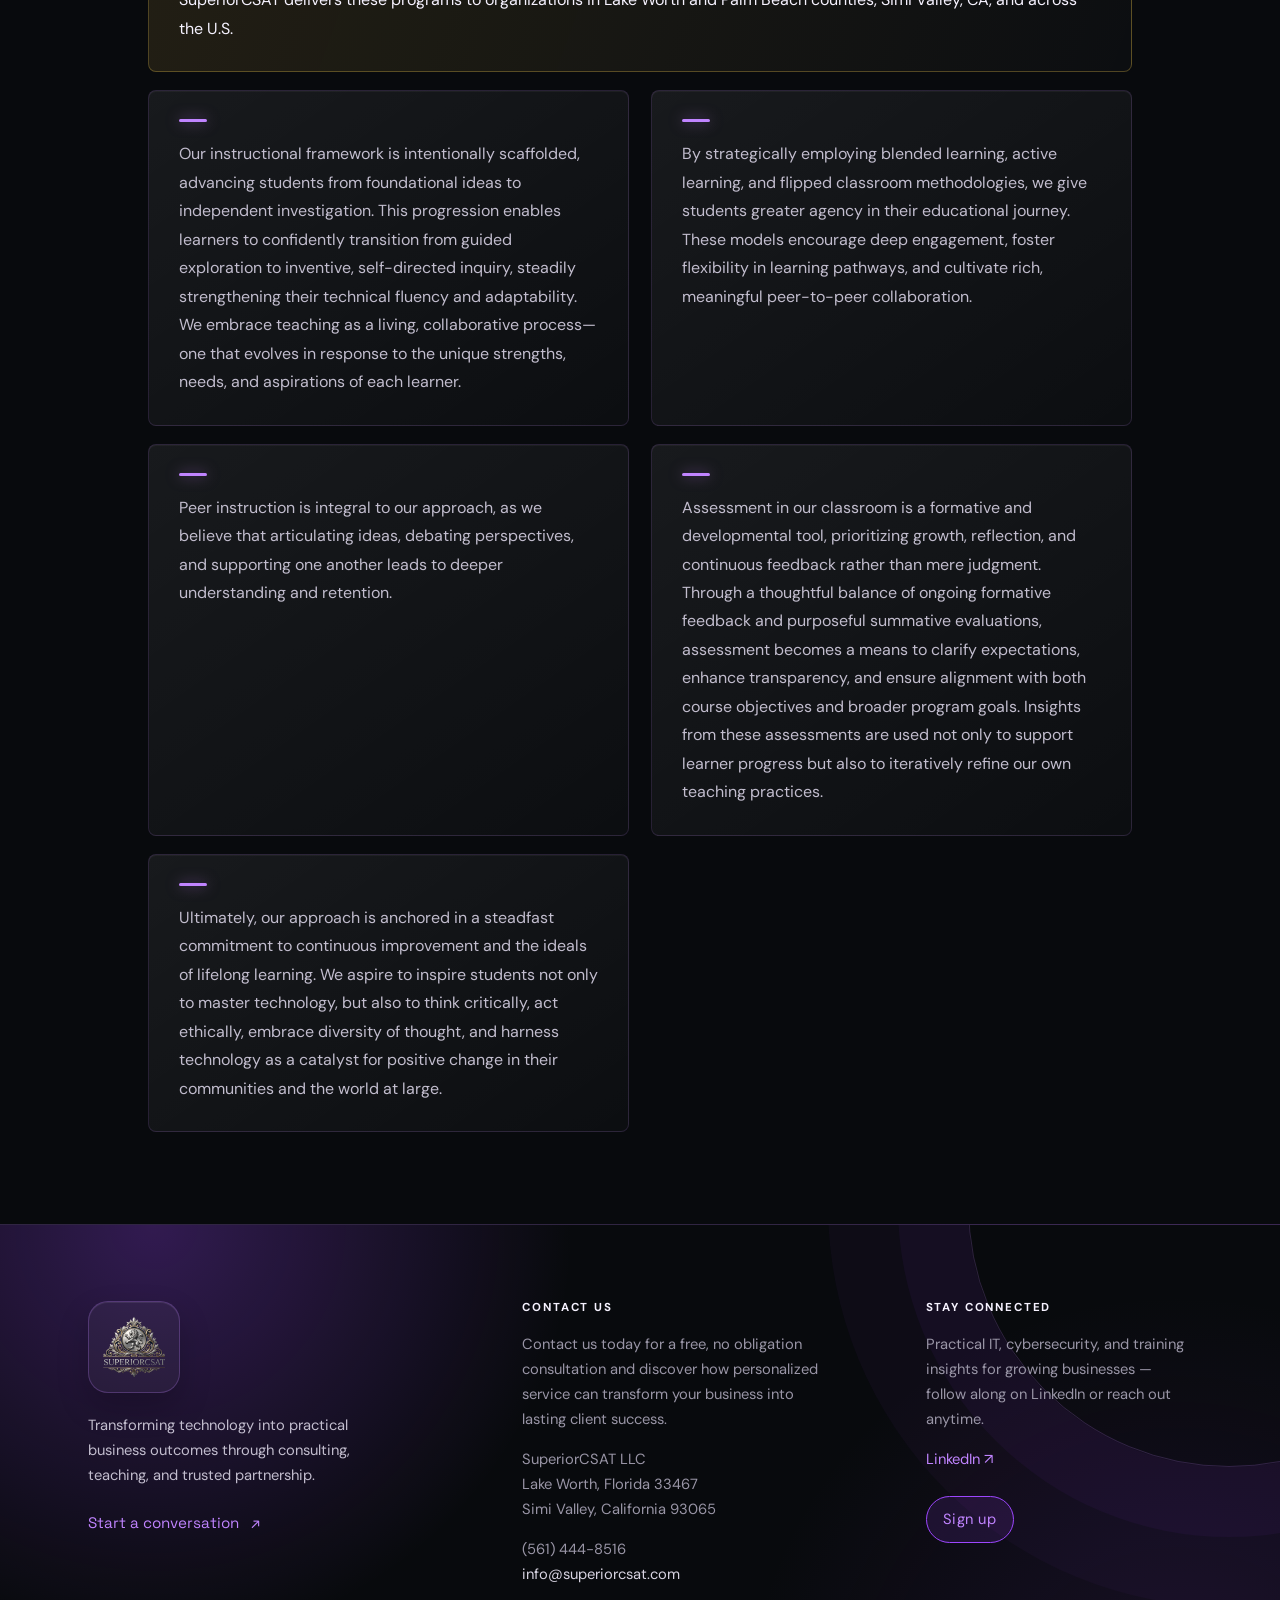
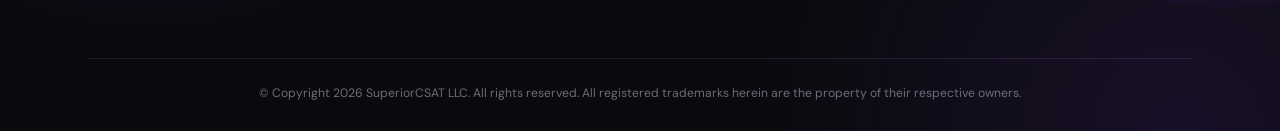
<file: teaching.html>
<!DOCTYPE html>
<html lang="en">
<head>
<meta charset="UTF-8">
<meta name="viewport" content="width=device-width, initial-scale=1, viewport-fit=cover">
<title>Teaching | SuperiorCSAT</title>
<meta name="description" content="Practical technology training for real business environments: platform onboarding, change management and long-term digital fluency built around your team&#x27;s goals.">
<link rel="icon" href="/favicon.ico" sizes="any">
<link rel="apple-touch-icon" href="/assets/apple-touch-icon.png">
<meta property="og:type" content="website">
<meta property="og:site_name" content="SuperiorCSAT">
<meta property="og:title" content="Teaching | SuperiorCSAT">
<meta property="og:description" content="Practical technology training for real business environments: platform onboarding, change management and long-term digital fluency built around your team&#x27;s goals.">
<meta property="og:url" content="https://superiorcsat.com/teaching">
<meta property="og:image" content="https://superiorcsat.com/assets/og-image.jpg">
<meta property="og:image:width" content="1200">
<meta property="og:image:height" content="630">
<meta name="twitter:card" content="summary_large_image">
<link rel="preconnect" href="https://fonts.googleapis.com">
<link href="https://fonts.googleapis.com/css2?family=DM+Sans:wght@400;500;600;700&family=Space+Grotesk:wght@400;500;600;700&display=swap" rel="stylesheet">
<link rel="stylesheet" href="assets/styles.css">
</head>
<body>

<header class="site-header">
  <div class="brand-strip"><a class="brand-mark" href="index.html" aria-label="SuperiorCSAT home"><img src="assets/Gallery images/SuperiorCSAT logo.png" alt="SuperiorCSAT"></a></div>
  <nav class="main-nav">
    <a href="index.html">Home</a>
    <a href="experience.html">Experience</a>
    <a href="teaching.html" class="active">Teaching</a>
    <a href="industries.html">Industries Served</a>
    <a href="team.html">Our Team</a>
    <a href="faqs.html">FAQs</a>
    <a href="blog.html">Blog</a>
    <a class="nav-cta pill-btn" href="https://docs.google.com/forms/d/e/1FAIpQLSe2-uV7keIHKjkDBPVkNZN3l_u1GclRd5NCX2jr9xeQ63DlfA/viewform" target="_blank" rel="noopener">Get a Free Assessment</a>
  </nav>
  <a class="header-cta" href="https://docs.google.com/forms/d/e/1FAIpQLSe2-uV7keIHKjkDBPVkNZN3l_u1GclRd5NCX2jr9xeQ63DlfA/viewform" target="_blank" rel="noopener">Get Started</a>
  <button class="menu-toggle" type="button" aria-label="Open navigation" aria-expanded="false">☰</button>
</header>

<div class="hero-banner">
  <div class="placeholder-img" style="position:absolute; inset:0; z-index:0;"><img src="assets/Gallery images/instructor teaching a class.jpg" alt="Instructor teaching a class"></div>
  <div class="wrap"><h1>Teaching</h1></div>
</div>

<section>
  <div class="wrap" style="max-width:800px;">
    <p>At SuperiorCSAT, we don't just teach technology — we equip your team to own it. Our training programs are designed for real business environments, where adoption, confidence, and accountability matter as much as technical skill. Whether we're onboarding a new platform, leading change management, or building long-term digital fluency, every session is practical, engaging, and built around your team's specific goals.</p>

    <p>Our teaching philosophy is deeply rooted in the conviction that meaningful learning stems from active participation, structured inquiry, and sustained reflective practice. We see education not as the passive transfer of knowledge, but as an immersive and transformative partnership between students and educators. This belief drives us to create learning experiences that ignite curiosity, cultivate self-confidence, and empower learners to question, explore, and innovate.</p>

    <p>When guiding students through technology concepts, we intentionally design dynamic and interactive lessons that transcend rote memorization. By integrating hands-on laboratory activities, we bridge the divide between abstract theory and practical application, providing opportunities for learners to directly engage with real-world challenges. This experiential approach ensures students master foundational principles while also developing the critical thinking and problem-solving skills essential for lifelong success in a rapidly evolving digital landscape.</p>

    <p>SuperiorCSAT delivers these programs to organizations in Lake Worth and Palm Beach counties, Simi Valley, CA, and across the U.S.</p>

    <p>Our instructional framework is intentionally scaffolded, advancing students from foundational ideas to independent investigation. This progression enables learners to confidently transition from guided exploration to inventive, self-directed inquiry, steadily strengthening their technical fluency and adaptability. We embrace teaching as a living, collaborative process—one that evolves in response to the unique strengths, needs, and aspirations of each learner.</p>

    <p>By strategically employing blended learning, active learning, and flipped classroom methodologies, we give students greater agency in their educational journey. These models encourage deep engagement, foster flexibility in learning pathways, and cultivate rich, meaningful peer-to-peer collaboration.</p>

    <p>Peer instruction is integral to our approach, as we believe that articulating ideas, debating perspectives, and supporting one another leads to deeper understanding and retention.</p>

    <p>Assessment in our classroom is a formative and developmental tool, prioritizing growth, reflection, and continuous feedback rather than mere judgment. Through a thoughtful balance of ongoing formative feedback and purposeful summative evaluations, assessment becomes a means to clarify expectations, enhance transparency, and ensure alignment with both course objectives and broader program goals. Insights from these assessments are used not only to support learner progress but also to iteratively refine our own teaching practices.</p>

    <p>Ultimately, our approach is anchored in a steadfast commitment to continuous improvement and the ideals of lifelong learning. We aspire to inspire students not only to master technology, but also to think critically, act ethically, embrace diversity of thought, and harness technology as a catalyst for positive change in their communities and the world at large.</p>
  </div>
</section>

<footer class="site-footer">
  <div class="wrap">
    <div class="footer-grid">
      <div class="footer-brand"><a class="footer-logo" href="index.html" aria-label="SuperiorCSAT home"><img src="assets/Gallery images/SuperiorCSAT logo.png" alt="SuperiorCSAT"></a><p>Transforming technology into practical business outcomes through consulting, teaching, and trusted partnership.</p><a class="footer-cta" href="mailto:sasha@superiorcsat.com" target="_blank" rel="noopener">Start a conversation <span aria-hidden="true">↗</span></a></div>
      <div class="footer-contact"><h4>Contact Us</h4><p>Contact us today for a free, no obligation consultation and discover how personalized service can transform your business into lasting client success.</p><p>SuperiorCSAT LLC<br>Lake Worth, Florida 33467<br>Simi Valley, California 93065</p><p>(561) 444-8516<br><a href="mailto:info@superiorcsat.com">info@superiorcsat.com</a></p></div>
      <div class="footer-connect"><h4>Stay Connected</h4><p>Practical IT, cybersecurity, and training insights for growing businesses — follow along on LinkedIn or reach out anytime.</p><p><a href="https://www.linkedin.com/in/sashaaross/" target="_blank" rel="noopener">LinkedIn <span aria-hidden="true">↗</span></a></p><div class="footer-form"><a class="pill-btn gold" type="button" href="mailto:info@superiorcsat.com">Sign up</a></div></div>
    </div>
    <p class="copyright">© Copyright 2026 SuperiorCSAT LLC. All rights reserved. All registered trademarks herein are the property of their respective owners.</p>
  </div>
</footer>

<script src="assets/main.js"></script>
</body>
</html>
</file>
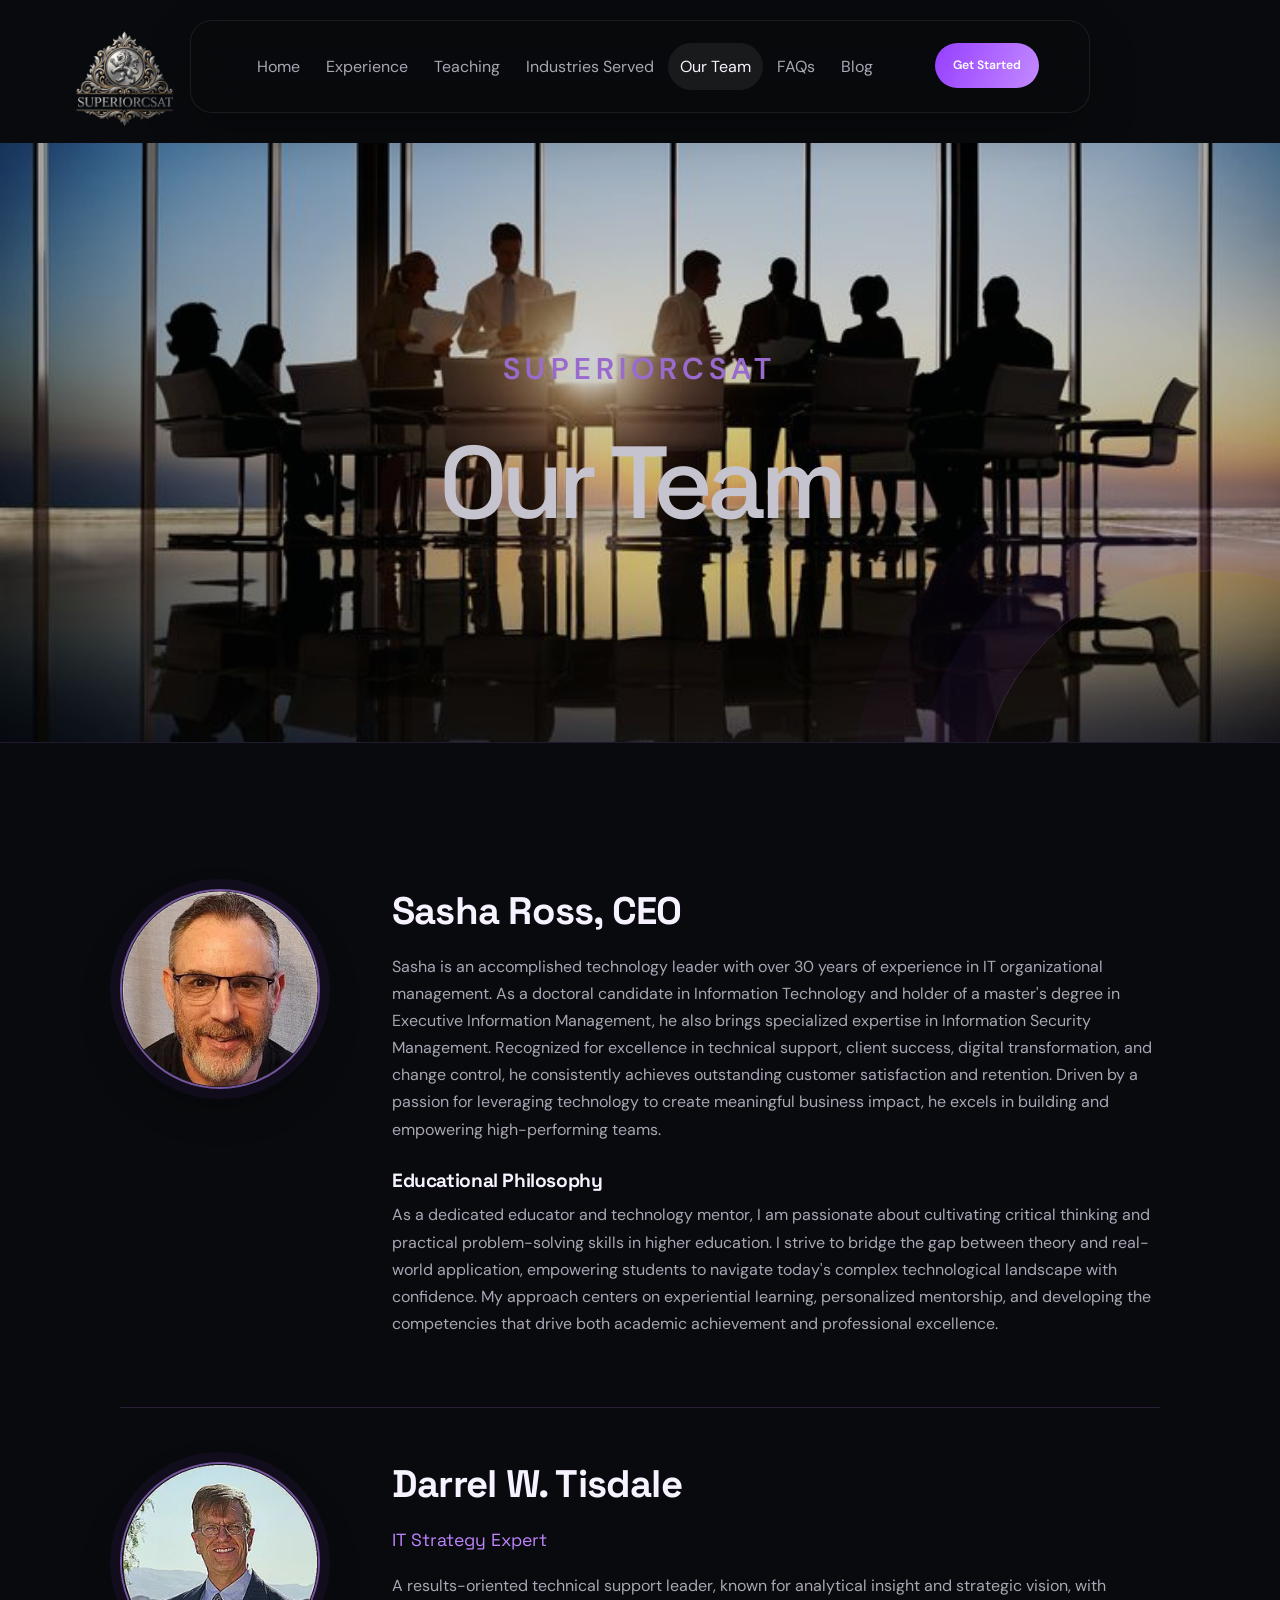
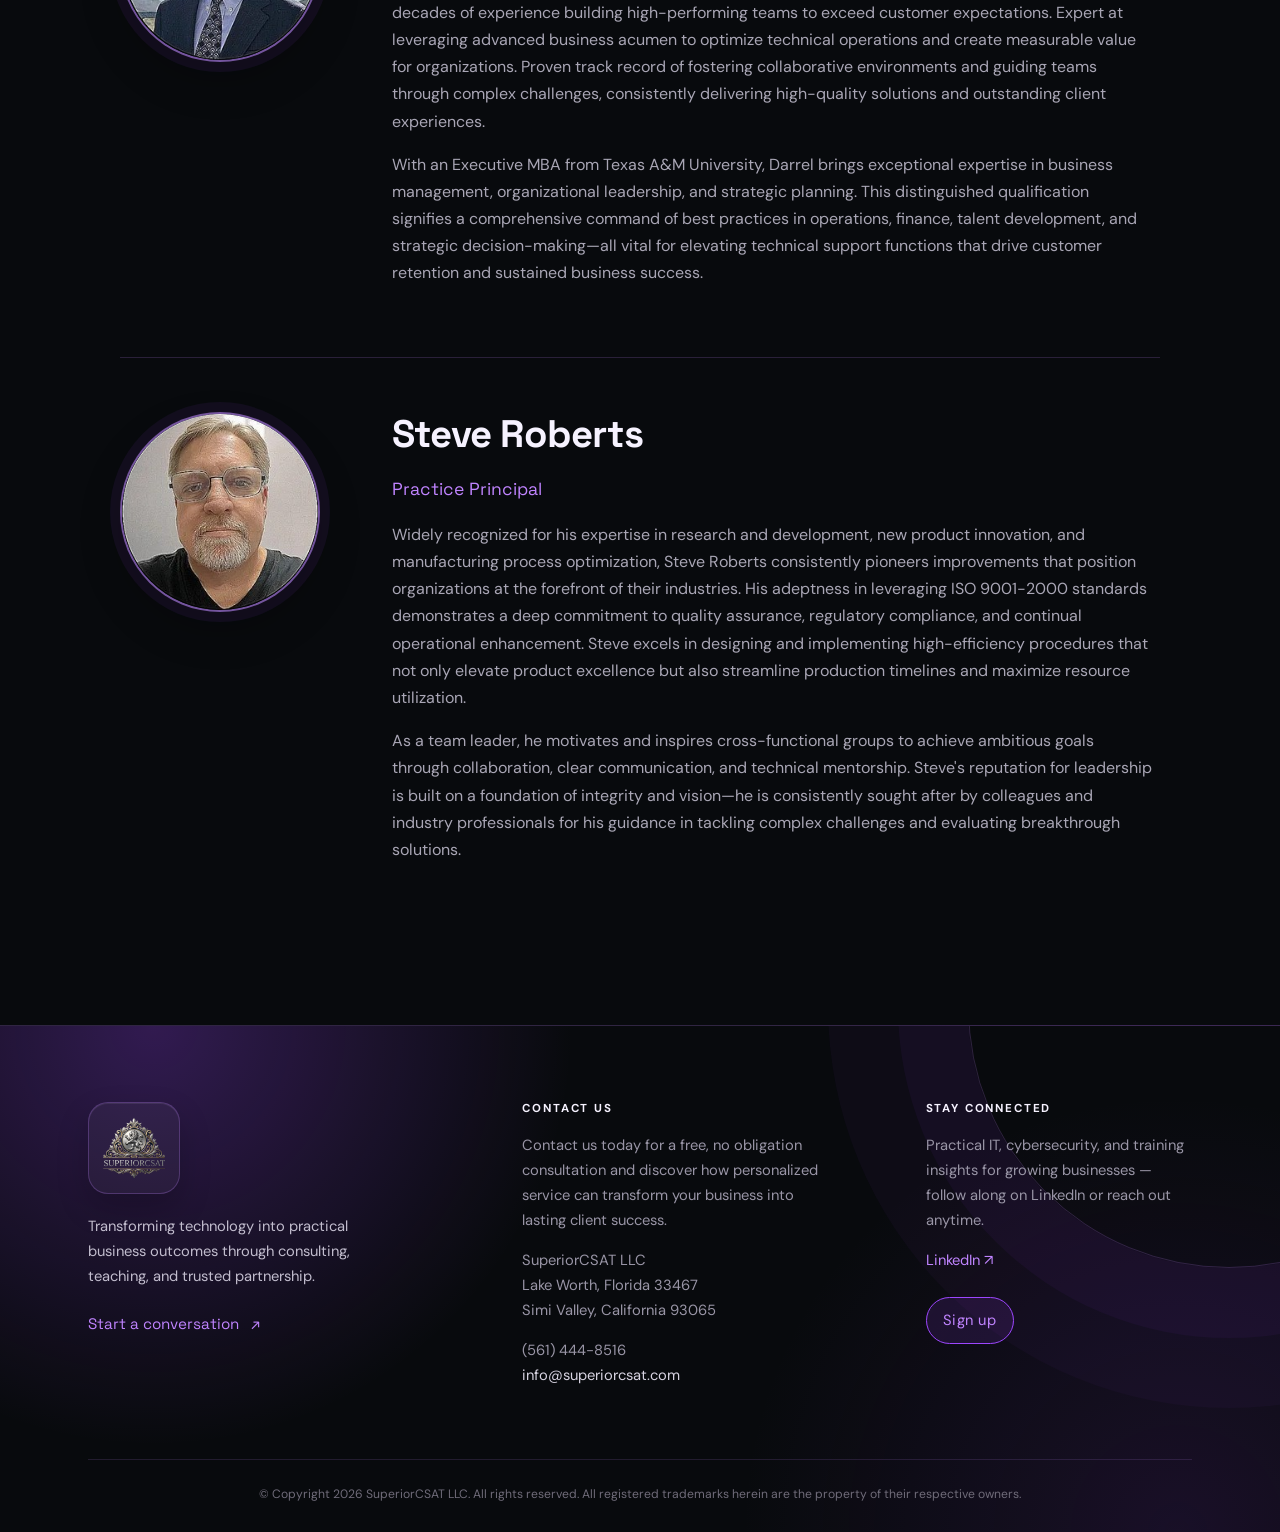
<file: team.html>
<!DOCTYPE html>
<html lang="en">
<head>
<meta charset="UTF-8">
<meta name="viewport" content="width=device-width, initial-scale=1, viewport-fit=cover">
<title>Our Team | SuperiorCSAT</title>
<meta name="description" content="Meet the SuperiorCSAT team: Sasha Ross (CEO), Darrel W. Tisdale (IT Strategy Expert) and Steve Roberts (Practice Principal).">
<link rel="icon" href="/favicon.ico" sizes="any">
<link rel="apple-touch-icon" href="/assets/apple-touch-icon.png">
<meta property="og:type" content="website">
<meta property="og:site_name" content="SuperiorCSAT">
<meta property="og:title" content="Our Team | SuperiorCSAT">
<meta property="og:description" content="Meet the SuperiorCSAT team: Sasha Ross (CEO), Darrel W. Tisdale (IT Strategy Expert) and Steve Roberts (Practice Principal).">
<meta property="og:url" content="https://superiorcsat.com/team">
<meta property="og:image" content="https://superiorcsat.com/assets/og-image.jpg">
<meta property="og:image:width" content="1200">
<meta property="og:image:height" content="630">
<meta name="twitter:card" content="summary_large_image">
<link rel="preconnect" href="https://fonts.googleapis.com">
<link href="https://fonts.googleapis.com/css2?family=DM+Sans:wght@400;500;600;700&family=Space+Grotesk:wght@400;500;600;700&display=swap" rel="stylesheet">
<link rel="stylesheet" href="assets/styles.css">
</head>
<body>

<header class="site-header">
  <div class="brand-strip"><a class="brand-mark" href="index.html" aria-label="SuperiorCSAT home"><img src="assets/Gallery images/SuperiorCSAT logo.png" alt="SuperiorCSAT"></a></div>
  <nav class="main-nav">
    <a href="index.html">Home</a>
    <a href="experience.html">Experience</a>
    <a href="teaching.html">Teaching</a>
    <a href="industries.html">Industries Served</a>
    <a href="team.html" class="active">Our Team</a>
    <a href="faqs.html">FAQs</a>
    <a href="blog.html">Blog</a>
  </nav>
  <a class="header-cta" href="https://docs.google.com/forms/d/e/1FAIpQLSe2-uV7keIHKjkDBPVkNZN3l_u1GclRd5NCX2jr9xeQ63DlfA/viewform" target="_blank" rel="noopener">Get Started</a>
  <button class="menu-toggle" type="button" aria-label="Open navigation" aria-expanded="false">☰</button>
</header>

<div class="hero-banner">
  <div class="placeholder-img" style="position:absolute; inset:0; z-index:0;"><img src="assets/Gallery images/Teams.jfif" alt="Our Team"></div>
  <div class="wrap"><p class="eyebrow">SuperiorCSAT</p><h1>Our Team</h1></div>
</div>

<section>
  <div class="wrap">

    <div class="team-member">
      <div class="avatar-frame"><div class="placeholder-img" style="width:100%; height:100%; border-radius:50%;"><img src="assets/Gallery images/Sasha.jpg" alt="Sasha Ross"></div></div>
      <div>
        <h2>Sasha Ross, CEO</h2>
        <p>Sasha is an accomplished technology leader with over 30 years of experience in IT organizational management. As a doctoral candidate in Information Technology and holder of a master's degree in Executive Information Management, he also brings specialized expertise in Information Security Management. Recognized for excellence in technical support, client success, digital transformation, and change control, he consistently achieves outstanding customer satisfaction and retention. Driven by a passion for leveraging technology to create meaningful business impact, he excels in building and empowering high-performing teams.</p>
        <h3 style="font-size:1.2rem; color:var(--ivory); margin-top:1.4em;">Educational Philosophy</h3>
        <p>As a dedicated educator and technology mentor, I am passionate about cultivating critical thinking and practical problem-solving skills in higher education. I strive to bridge the gap between theory and real-world application, empowering students to navigate today's complex technological landscape with confidence. My approach centers on experiential learning, personalized mentorship, and developing the competencies that drive both academic achievement and professional excellence.</p>
      </div>
    </div>

    <div class="team-member">
      <div class="avatar-frame"><div class="placeholder-img" style="width:100%; height:100%; border-radius:50%;"><img src="assets/Gallery images/Darrel.jpg" alt="Darrel W. Tisdale"></div></div>
      <div>
        <h2>Darrel W. Tisdale</h2>
        <p class="role">IT Strategy Expert</p>
        <p>A results-oriented technical support leader, known for analytical insight and strategic vision, with decades of experience building high-performing teams to exceed customer expectations. Expert at leveraging advanced business acumen to optimize technical operations and create measurable value for organizations. Proven track record of fostering collaborative environments and guiding teams through complex challenges, consistently delivering high-quality solutions and outstanding client experiences.</p>
        <p>With an Executive MBA from Texas A&amp;M University, Darrel brings exceptional expertise in business management, organizational leadership, and strategic planning. This distinguished qualification signifies a comprehensive command of best practices in operations, finance, talent development, and strategic decision-making—all vital for elevating technical support functions that drive customer retention and sustained business success.</p>
      </div>
    </div>

    <div class="team-member">
      <div class="avatar-frame"><div class="placeholder-img" style="width:100%; height:100%; border-radius:50%;"><img src="assets/Gallery images/Steve.jpg" alt="Steve Roberts"></div></div>
      <div>
        <h2>Steve Roberts</h2>
        <p class="role">Practice Principal</p>
        <p>Widely recognized for his expertise in research and development, new product innovation, and manufacturing process optimization, Steve Roberts consistently pioneers improvements that position organizations at the forefront of their industries. His adeptness in leveraging ISO 9001-2000 standards demonstrates a deep commitment to quality assurance, regulatory compliance, and continual operational enhancement. Steve excels in designing and implementing high-efficiency procedures that not only elevate product excellence but also streamline production timelines and maximize resource utilization.</p>
        <p>As a team leader, he motivates and inspires cross-functional groups to achieve ambitious goals through collaboration, clear communication, and technical mentorship. Steve's reputation for leadership is built on a foundation of integrity and vision—he is consistently sought after by colleagues and industry professionals for his guidance in tackling complex challenges and evaluating breakthrough solutions.</p>
      </div>
    </div>

  </div>
</section>

<footer class="site-footer">
  <div class="wrap">
    <div class="footer-grid">
      <div class="footer-brand"><a class="footer-logo" href="index.html" aria-label="SuperiorCSAT home"><img src="assets/Gallery images/SuperiorCSAT logo.png" alt="SuperiorCSAT"></a><p>Transforming technology into practical business outcomes through consulting, teaching, and trusted partnership.</p><a class="footer-cta" href="mailto:sasha@superiorcsat.com" target="_blank" rel="noopener">Start a conversation <span aria-hidden="true">↗</span></a></div>
      <div class="footer-contact"><h4>Contact Us</h4><p>Contact us today for a free, no obligation consultation and discover how personalized service can transform your business into lasting client success.</p><p>SuperiorCSAT LLC<br>Lake Worth, Florida 33467<br>Simi Valley, California 93065</p><p>(561) 444-8516<br><a href="mailto:info@superiorcsat.com">info@superiorcsat.com</a></p></div>
      <div class="footer-connect"><h4>Stay Connected</h4><p>Practical IT, cybersecurity, and training insights for growing businesses — follow along on LinkedIn or reach out anytime.</p><p><a href="https://www.linkedin.com/in/sashaaross/" target="_blank" rel="noopener">LinkedIn <span aria-hidden="true">↗</span></a></p><div class="footer-form"><a class="pill-btn gold" type="button" href="mailto:info@superiorcsat.com">Sign up</a></div></div>
    </div>
    <p class="copyright">© Copyright 2026 SuperiorCSAT LLC. All rights reserved. All registered trademarks herein are the property of their respective owners.</p>
  </div>
</footer>

<script src="assets/main.js"></script>
</body>
</html>
</file>
<file: assets/styles.css>
/* =========================================================
   SuperiorCSAT — shared stylesheet
   Palette: deep navy ground, aged-gold accents, ivory serif type
   ========================================================= */

:root {
  --navy-950: #0e1119;
  --navy-900: #14182a;
  --navy-800: #1b2033;
  --navy-700: #232a42;
  --cream: #f1e9d6;
  --cream-soft: #e9e0c9;
  --gold: #c9a227;
  --gold-bright: #ddb84a;
  --ivory: #ece7d8;
  --body: #c7c9d6;
  --muted: #8b8fa6;
  --divider: rgba(201, 162, 39, 0.28);

  --font-display: "Playfair Display", "Georgia", serif;
  --font-body: "Inter", "Segoe UI", system-ui, sans-serif;

  --maxw: 1180px;
}

* { box-sizing: border-box; }
html { scroll-behavior: smooth; }

body {
  margin: 0;
  background: var(--navy-800);
  color: var(--body);
  font-family: var(--font-body);
  font-size: 16px;
  line-height: 1.65;
  -webkit-font-smoothing: antialiased;
}

img { max-width: 100%; display: block; }

a { color: inherit; text-decoration: none; }

h1, h2, h3, h4 {
  font-family: var(--font-display);
  color: var(--ivory);
  margin: 0 0 0.5em;
  font-weight: 700;
  line-height: 1.15;
}

p { margin: 0 0 1em; }

.wrap {
  max-width: var(--maxw);
  margin: 0 auto;
  padding: 0 24px;
}

.eyebroww {
    color: var(--gold-bright);
    font-family: var(--font-body);
    font-size: 16px;
    letter-spacing: 0.17em;
}


.eyebrow {
  font-family: var(--font-body);
  letter-spacing: 0.14em;
  text-transform: uppercase;
  font-size: 30px;
  color: var(--gold-bright);
  font-weight: 600;
}

/* ---------------- Header / Nav ---------------- */

.site-header {
  background: var(--navy-950);
  border-bottom: 1px solid var(--divider);
}

.brand-strip {
  text-align: center;
  padding: 14px 0 10px;
}

.brand-mark {
  display: inline-flex;
  align-items: center;
  justify-content: center;
  width: 80px;
  height: 80px;
  border: 1.5px solid var(--gold);
  border-radius: 4px;
  background: linear-gradient(160deg, #1a1f33, #0c0e17);
  color: var(--gold-bright);
  font-family: var(--font-display);
  font-size: 0.85rem;
  letter-spacing: 0.05em;
}

nav.main-nav {
  display: flex;
  align-items: center;
  justify-content: center;
  gap: 6px;
  flex-wrap: wrap;
  padding: 14px 24px;
  position: relative;
  max-width: var(--maxw);
  margin: 0 auto;
}

nav.main-nav a {
  font-family: var(--font-display);
  font-size: 0.92rem;
  letter-spacing: 0.03em;
  text-transform: uppercase;
  color: var(--ivory);
  padding: 8px 16px;
  border: 1px solid transparent;
  border-radius: 2px;
  transition: border-color 0.2s, color 0.2s;
}

nav.main-nav a:hover,
nav.main-nav a:focus-visible {
  border-color: var(--divider);
  color: var(--gold-bright);
}

nav.main-nav a.active {
  border-color: var(--gold);
  color: var(--gold-bright);
}

.nav-social {
  position: absolute;
  right: 24px;
  top: 50%;
  transform: translateY(-50%);
  color: var(--ivory);
  font-size: 1.15rem;
}

.nav-cta {
  position: absolute;
  right: 24px;
  top: 50%;
  transform: translateY(-50%);
}

.pill-btn {
  display: inline-block;
  border: 1.5px solid var(--ivory);
  color: var(--ivory);
  font-family: var(--font-display);
  font-size: 0.82rem;
  letter-spacing: 0.04em;
  text-transform: uppercase;
  padding: 10px 22px;
  border-radius: 999px;
  transition: background 0.2s, color 0.2s, border-color 0.2s;
}

.pill-btn:hover {
  background: var(--gold);
  border-color: var(--gold);
  color: var(--navy-950);
}

.pill-btn.gold {
  border-color: var(--gold);
  color: var(--gold-bright);
}
.pill-btn.gold:hover {
  background: var(--gold);
  color: var(--navy-950);
}

@media (max-width: 900px) {
  .nav-social, .nav-cta { display: none; }
  nav.main-nav { justify-content: center; }
}

/* ---------------- Hero banners ---------------- */

.hero-banner {
  position: relative;
  min-height: 320px;
  display: flex;
  align-items: flex-end;
  background-size: cover;
  background-position: center;
  overflow: hidden;
}
.hero-banner > .placeholder-img {
  width: 100%;
  height: 100%;
  min-height: 100%;
}
.hero-banner > .placeholder-img img {
  width: 100%;
  height: 100%;
  min-height: 100%;
  object-fit: cover;
  object-position: center;
}

.hero-banner::before {
  content: "";
  position: absolute;
  inset: 0;
  background: linear-gradient(90deg, rgba(10,12,20,0.88) 10%, rgba(10,12,20,0.35) 60%, rgba(10,12,20,0.1) 100%);
}

.hero-banner .wrap {
  position: relative;
  z-index: 16;
}

.hero-banner h1 {
  font-size: clamp(2.4rem, 5vw, 3.6rem);
  color: var(--ivory);
  margin: 0;
}

.hero-banner .subtitle {
  max-width: 620px;
  color: var(--cream-soft);
  font-size: 1.05rem;
  margin-top: 14px;
}

.hero-plain {
  background: var(--navy-900);
  padding: 56px 0 20px;
  border-bottom: 1px solid var(--divider);
}
.hero-plain h1 { font-size: clamp(2.2rem, 4.5vw, 3.2rem); }

/* ---------------- Section basics ---------------- */

section { padding: 64px 0; }
section.tight { padding: 40px 0; }

.section-divider {
  border: none;
  border-top: 1px solid var(--divider);
  margin: 0;
}

.lede {
  font-size: 1.12rem;
  color: var(--cream-soft);
  max-width: 910px;

}

/* ---------------- Buttons ---------------- */

.btn-primary {
  display: inline-block;
  background: var(--gold);
  color: var(--navy-950);
  font-family: var(--font-display);
  font-weight: 700;
  letter-spacing: 0.02em;
  padding: 14px 30px;
  border-radius: 999px;
  transition: background 0.2s, transform 0.15s;
}
.btn-primary:hover { background: var(--gold-bright); transform: translateY(-1px); }

/* ---------------- Cards / grids ---------------- */

.results-grid {
  display: grid;
  grid-template-columns: repeat(4, 1fr);
  gap: 22px;
}
@media (max-width: 980px) { .results-grid { grid-template-columns: repeat(2, 1fr); } }
@media (max-width: 560px) { .results-grid { grid-template-columns: 1fr; } }

.result-card {
  background: var(--cream);
  border: 1.5px solid var(--gold);
  border-radius: 10px;
  padding: 26px 18px 22px;
  text-align: center;
  color: var(--navy-950);
}

.result-card .icon {
  width: 46px; height: 46px;
  margin: 0 auto 14px;
  display: flex; align-items: center; justify-content: center;
  color: var(--navy-800);
}
.result-card .icon svg { width: 100%; height: 100%; }

.result-card h4 {
  color: var(--navy-950);
  font-size: 1rem;
  margin-bottom: 14px;
}

.result-card .stat {
  color: var(--gold);
  font-family: var(--font-display);
  font-size: 1.7rem;
  font-weight: 700;
  display: block;
}

.result-card .stat-label {
  font-family: var(--font-body);
  font-size: 0.9rem;
  color: var(--navy-800);
}

.result-card .stat-source {
  display: block;
  font-size: 0.78rem;
  color: var(--muted);
  font-style: italic;
  margin-top: 2px;
}

.industry-grid {
  display: grid;
  grid-template-columns: repeat(2, 1fr);
  gap: 40px 60px;
}
@media (max-width: 900px) { .industry-grid { grid-template-columns: 1fr; } }

.industry-item {
  display: grid;
  grid-template-columns: 160px 1fr;
  gap: 20px;
  align-items: start;
}
@media (max-width: 500px) { .industry-item { grid-template-columns: 1fr; } }

.industry-item img {
  width: 160px; height: 160px;
  object-fit: cover;
  border-radius: 4px;
}
.industry-item h3 { font-size: 1.3rem; margin-bottom: 8px; }
.industry-item p { font-size: 0.95rem; color: var(--body); margin: 0; }

/* value bullets (Experience page) */
.value-list {
  list-style: none;
  margin: 0; padding: 0;
  display: grid;
  gap: 22px;
}
.value-list li {
  padding: 20px 0;
  border-bottom: 1px solid var(--divider);
  font-size: 1.02rem;
  color: var(--body);
}
.value-list li:last-child { border-bottom: none; }
.value-list strong { color: var(--ivory); }

/* team */
.team-member {
  display: grid;
  grid-template-columns: 220px 1fr;
  gap: 40px;
  align-items: start;
  padding: 44px 0;
  border-bottom: 1px solid var(--divider);
}
.team-member:last-child { border-bottom: none; }
@media (max-width: 700px) { .team-member { grid-template-columns: 1fr; } }

.avatar-frame {
  width: 220px; height: 220px;
  border-radius: 50%;
  overflow: hidden;
  border: 2px solid var(--gold);
  background: var(--navy-700);
}
.avatar-frame img { width: 100%; height: 100%; object-fit: cover; }

.team-member .role {
  color: var(--gold-bright);
  font-family: var(--font-display);
  font-size: 1.1rem;
  margin-bottom: 16px;
}

/* FAQs */
.faq-category { margin-bottom: 48px; }
.faq-category h2 {
  font-size: 1.6rem;
  border-bottom: 1px solid var(--divider);
  padding-bottom: 12px;
  margin-bottom: 8px;
}

.faq-item { border-bottom: 1px solid var(--divider); }
.faq-item:last-child { border-bottom: none; }

.faq-q {
  width: 100%;
  text-align: left;
  background: none;
  border: none;
  color: var(--ivory);
  font-family: var(--font-body);
  font-weight: 600;
  font-size: 1rem;
  padding: 18px 34px 18px 0;
  position: relative;
  cursor: pointer;
}
.faq-q::after {
  content: "+";
  position: absolute;
  right: 4px;
  top: 14px;
  font-size: 1.4rem;
  color: var(--gold);
  transition: transform 0.2s;
}
.faq-item.open .faq-q::after { transform: rotate(45deg); }

.faq-a {
  max-height: 0;
  overflow: hidden;
  transition: max-height 0.25s ease;
  color: var(--body);
  font-size: 0.96rem;
}
.faq-a-inner { padding: 0 0 18px; }
.faq-item.open .faq-a { max-height: 400px; }

/* blog */
.blog-post {
  padding: 48px 0;
  border-bottom: 1px solid var(--divider);
}
.blog-post:last-child { border-bottom: none; }
.blog-meta {
  color: var(--gold-bright);
  font-size: 0.85rem;
  letter-spacing: 0.03em;
  margin-bottom: 6px;
}
.blog-post h2 { font-size: 1.9rem; margin-bottom: 4px; }
.blog-post h3 {
  font-size: 1.2rem;
  color: var(--gold-bright);
  margin-top: 1.6em;
}
.blog-post p { color: var(--body); }

/* footer */
footer.site-footer {
  background: var(--navy-950);
  border-top: 1px solid var(--divider);
  padding: 56px 0 28px;
  margin-top: 40px;
}
.footer-grid {
  display: grid;
  grid-template-columns: 1.3fr 1fr 1fr;
  gap: 36px;
}
@media (max-width: 800px) { .footer-grid { grid-template-columns: 1fr; } }
.footer-grid h4 { color: var(--gold-bright); font-size: 1rem; margin-bottom: 12px; }
.footer-grid p, .footer-grid a { color: var(--muted); font-size: 0.92rem; }
.footer-form input {
  width: 100%;
  padding: 10px 12px;
  margin-bottom: 10px;
  background: var(--navy-800);
  border: 1px solid var(--divider);
  border-radius: 4px;
  color: var(--ivory);
  font-family: var(--font-body);
}
.copyright {
  text-align: center;
  color: var(--muted);
  font-size: 0.8rem;
  margin-top: 40px;
}

/* chart container */
.chart-wrap {
  max-width: 420px;
  margin: 40px auto 0;
  background: var(--cream);
  border-radius: 10px;
  padding: 20px;
}
.chart-wrap h4 {
  text-align: center;
  color: var(--navy-950);
  font-family: var(--font-display);
  margin-bottom: 8px;
}

.placeholder-img {
  background: linear-gradient(135deg, var(--navy-700), var(--navy-900));
  display: flex;
  align-items: center;
  justify-content: center;
  color: var(--muted);
  font-size: 0.78rem;
  text-align: center;
  min-height: 160px;
}

/* Luminex-inspired visual system */
:root {
  --navy-950: #080a0d;
  --navy-900: #0d1015;
  --navy-800: #11151d;
  --navy-700: #1a1d29;
  --cream: #f7f5fb;
  --cream-soft: #d8d4e2;
  --gold: #9d46ff;
  --gold-bright: #c084ff;
  --ivory: #f6f2ff;
  --body: #a9a6b5;
  --muted: #767481;
  --divider: rgba(192, 132, 255, 0.18);
  --violet-glow: rgba(144, 61, 255, 0.32);
  --font-display: "Space Grotesk", "Trebuchet MS", sans-serif;
  --font-body: "DM Sans", "Trebuchet MS", sans-serif;
  --maxw: 1160px;
}

body {
  background: var(--navy-950);
  color: var(--body);
  font-family: var(--font-body);
  line-height: 1.7;
}

body::before {
  content: "";
  position: fixed;
  inset: 0;
  pointer-events: none;
  opacity: 0.22;
  background-image: linear-gradient(rgba(255,255,255,0.025) 1px, transparent 1px), linear-gradient(90deg, rgba(255,255,255,0.025) 1px, transparent 1px);
  background-size: 72px 72px;
  mask-image: linear-gradient(to bottom, black, transparent 70%);
}

h1, h2, h3, h4 { font-family: var(--font-display); color: var(--ivory); letter-spacing: -0.02em; }
.wrap { max-width: var(--maxw); padding-left: 28px; padding-right: 28px; }
.eyebrow { color: var(--gold-bright); font-family: var(--font-body); font-size: 30px; letter-spacing: 0.17em; }

.site-header {
  position: relative;
  z-index: 10;
  background: rgba(8, 10, 13, 0.84);
  border: 1px solid rgba(255,255,255,0.08);
  border-radius: 22px;
  margin: 20px auto 0;
  max-width: 900px;
  backdrop-filter: blur(18px);
  box-shadow: 0 18px 48px rgba(0,0,0,0.22);
}
.brand-strip { display: block; position: absolute; left: -124px; top: 0; padding: 0; text-align: left; }
.brand-mark {
  display: block; width: 115px; height: 115px; border: 0; border-radius: 0; padding: 0;
  background: none; position: relative; z-index: 5; overflow: visible; animation: header-logo-float 5s ease-in-out infinite;
}
.brand-mark img { position: relative; z-index: 1; width: 100%; height: 100%; object-fit: contain; }
.brand-mark::before, .brand-mark::after { content: ""; position: absolute; pointer-events: none; z-index: 2; }
.brand-mark::before {
  width: 106px; height: 106px; left: 4px; top: 4px; border: 1px solid transparent;
  border-top-color: rgba(255,255,255,0.9); border-right-color: rgba(192,132,255,0.9);
  border-radius: 50%; filter: drop-shadow(0 0 8px rgba(192,132,255,0.8));
  opacity: 0; animation: logo-orbit 4.2s linear infinite;
}
.brand-mark::after {
  width: 14px; height: 14px; right: 4px; top: 8px; border-radius: 3px;
  background: #fff; box-shadow: 0 0 18px 5px rgba(255,255,255,0.95), 0 0 34px 9px rgba(192,132,255,0.8), -72px 78px 0 -3px #fff, -72px 78px 0 1px rgba(192,132,255,0.65), -26px 96px 0 -4px #fff;
  opacity: 0; transform: rotate(45deg) scale(0.15);
  animation: logo-sparkle 4.2s ease-in-out infinite;
}
.brand-mark img { animation: logo-image-glow 4.2s ease-in-out infinite; }
nav.main-nav { justify-content: center; gap: 2px; padding: 22px 150px 22px 0px; min-height: 68px; }
nav.main-nav a { font-family: var(--font-body); font-size: 16px; text-transform: none; letter-spacing: 0; color: var(--body); padding: 10px 12px; border: 0; border-radius: 999px; }
nav.main-nav a:hover, nav.main-nav a:focus-visible, nav.main-nav a.active { color: var(--ivory); background: rgba(255,255,255,0.07); border: 0; }
.header-cta { position: absolute; right: 50px; top: 22px; z-index: 2; background: linear-gradient(110deg, #963fff, #c38aff); color: #fff; padding: 12px 18px; border-radius: 999px; font-size: 0.76rem; font-weight: 600; transition: transform 0.2s, box-shadow 0.2s; }
.header-cta:hover, .header-cta:focus-visible { color: #fff; transform: translateY(-1px); box-shadow: 0 8px 22px rgba(150,63,255,0.28); }
.menu-toggle { display: none; }
@keyframes header-logo-float { 0%, 100% { transform: translateY(0); } 50% { transform: translateY(-6px); } }
@keyframes logo-orbit {
  0% { opacity: 0; transform: rotate(-35deg) scale(0.82); }
  12%, 78% { opacity: 0.95; }
  100% { opacity: 0; transform: rotate(325deg) scale(1.08); }
}
@keyframes logo-sparkle {
  0%, 46%, 100% { opacity: 0; transform: rotate(45deg) scale(0.15); }
  56% { opacity: 1; transform: rotate(45deg) scale(1.15); }
  69% { opacity: 0; transform: rotate(45deg) scale(0.55); }
}
@keyframes logo-image-glow {
  0%, 35%, 100% { filter: drop-shadow(0 0 0 rgba(192,132,255,0)); }
  52%, 68% { filter: drop-shadow(0 0 9px rgba(192,132,255,0.65)) brightness(1.1); }
}

section { padding: 92px 0; }
.hero-plain {
  position: relative; overflow: hidden; padding: 132px 0 112px; min-height: 610px;
  background: radial-gradient(circle at 75% 40%, rgba(119,57,184,0.32), transparent 28%), radial-gradient(circle at 60% 46%, rgba(81,43,128,0.23), transparent 45%), var(--navy-950);
  border-bottom: 1px solid var(--divider);
}
.hero-plain::after { content: ""; position: absolute; width: 620px; height: 620px; right: -80px; top: -40px; border: 1px solid rgba(179,113,255,0.28); border-radius: 50%; box-shadow: 0 0 0 92px rgba(146,85,213,0.07), 0 0 0 184px rgba(146,85,213,0.045); }
.hero-plain .wrap { position: relative; z-index: 1; }
.hero-plain h1 { max-width: 800px; font-size: 70px; line-height: 1; font-weight: 500; }
.hero-plain .lede { max-width: 610px; margin: 26px 0 34px; color: var(--body); }
.btn-primary, .pill-btn { font-family: var(--font-body); font-size: 0.8rem; border-radius: 999px; }
.btn-primary { background: linear-gradient(110deg, #963fff, #c38aff); color: #fff; padding: 15px 24px; box-shadow: 0 12px 34px rgba(139,57,255,0.25); }
.btn-primary:hover { background: linear-gradient(110deg, #ad64ff, #d0a5ff); transform: translateY(-2px); }
.hero-banner { min-height: 390px; background-color: var(--navy-900); }
.hero-banner::before { background: linear-gradient(90deg, rgba(8,10,13,0.92), rgba(8,10,13,0.42)); }
.hero-banner h1 { font-size: clamp(3rem, 7vw, 6rem); font-weight: 500; }
.lede { color: var(--cream-soft); }
.section-divider { border-top-color: var(--divider); }
.industry-grid { gap: 24px; }
.industry-grid > div, .industry-grid > a { padding: 28px 0; border-top: 1px solid var(--divider); }
.result-card { background: linear-gradient(145deg, #f7f5fb, #ddd9e8); border: 0; border-radius: 18px; }
.result-card h4 { font-family: var(--font-display); }
.value-list li, .team-member, .blog-post { border-bottom-color: var(--divider); }
.service-objectives { overflow: hidden; }
.service-objectives .eyebrow { margin-bottom: 28px; }
.service-objectives-grid {
  display: grid;
  grid-template-columns: repeat(3, minmax(0, 1fr));
  gap: 28px;
  align-items: start;
}
.service-objective-card {
  position: relative;
  min-height: 470px;
  padding: 38px;
  display: flex;
  flex-direction: column;
  justify-content: space-between;
  overflow: hidden;
  isolation: isolate;
  background: linear-gradient(145deg, #1a1725, #15131e);
  border: 1px solid rgba(192, 132, 255, 0.09);
  border-radius: 20px;
  transition: transform 0.35s ease, border-color 0.35s ease, box-shadow 0.35s ease;
}

.service-objective-card::before {
  content: "";
  position: absolute;
  z-index: -1;
  width: 115%;
  height: 80%;
  left: -8%;
  bottom: -30%;
  background: radial-gradient(ellipse, rgba(181, 80, 255, 0.62), transparent 68%);
  opacity: 0;
  transform: translateY(30px) scale(0.92);
  transition: opacity 0.45s ease, transform 0.45s ease;
}
.service-objective-card:hover, .service-objective-card:focus-within {
  transform: translateY(-8px);
  border-color: rgba(192, 132, 255, 0.3);
  background: linear-gradient(145deg, #39224c 0%, #281a38 48%, #171521 100%);
  box-shadow: 0 22px 55px rgba(104, 42, 143, 0.22);
}
.service-objective-card:hover::before, .service-objective-card:focus-within::before { opacity: 1; transform: translateY(0) scale(1); }
.service-objective-tag {
  align-self: flex-start;
  padding: 8px 18px;
  border: 1px solid rgba(205, 188, 221, 0.16);
  border-radius: 999px;
  color: var(--cream-soft);
  font-size: 0.88rem;
  line-height: 1.2;
}
.service-objective-copy { position: relative; z-index: 1; }
.service-objective-copy h3 { margin-bottom: 18px; font-size: clamp(1.35rem, 1.7vw, 1.75rem); line-height: 1.15; overflow-wrap: break-word; }
.service-objective-copy p { max-width: 31rem; margin: 0; color: #a8a3b8; font-size: 1rem; line-height: 1.55; }
.tailored-services {
  display: grid;
  grid-template-columns: minmax(0, 1.05fr) minmax(320px, 0.95fr);
  gap: clamp(44px, 8vw, 110px);
  align-items: center;
}
.tailored-services-copy h2 { max-width: 540px; margin: 12px 0 20px; font-size: 50px; line-height: 1.02; font-weight: 500; }
.tailored-services-copy .lede { max-width: 580px; margin-bottom: 34px; font-size: 1rem; }
.tailored-service-links { display: grid; gap: 10px; }
.tailored-service-link {
  display: grid;
  grid-template-columns: 42px minmax(0, 1fr) 28px;
  align-items: center;
  gap: 14px;
  min-height: 76px;
  padding: 14px 18px;
  color: var(--ivory);
  border: 1px solid rgba(192, 132, 255, 0.16);
  border-radius: 14px;
  background: linear-gradient(105deg, rgba(157, 70, 255, 0.16), rgba(23, 21, 33, 0.7) 58%);
  transition: transform 0.25s ease, background 0.3s ease, border-color 0.3s ease, box-shadow 0.3s ease;
}
.tailored-service-link:hover, .tailored-service-link:focus-visible {
  color: #fff;
  transform: translateX(8px);
  border-color: rgba(208, 165, 255, 0.55);
  background: linear-gradient(105deg, #9d46ff, #4b2672 62%, #21182d);
  box-shadow: 0 12px 30px rgba(112, 44, 174, 0.24);
}
.tailored-service-number { color: var(--gold-bright); font-size: 0.75rem; font-weight: 600; letter-spacing: 0.08em; }
.tailored-service-link strong, .tailored-service-link small { display: block; }
.tailored-service-link strong { font-family: var(--font-display); font-size: 1.08rem; font-weight: 500; }
.tailored-service-link small { margin-top: 3px; color: #a8a3b8; font-size: 0.8rem; line-height: 1.35; }
.tailored-service-link:hover small, .tailored-service-link:focus-visible small { color: #eee6f7; }
.tailored-service-arrow { color: var(--gold-bright); font-size: 1.35rem; text-align: right; transition: transform 0.25s ease; }
.tailored-service-link:hover .tailored-service-arrow, .tailored-service-link:focus-visible .tailored-service-arrow { transform: translate(3px, -3px); color: #fff; }
.tailored-services-media { position: relative; min-height: 620px; margin: 0; overflow: hidden; border-radius: 24px; background: #171521; border: 1px solid rgba(192, 132, 255, 0.18); }
.tailored-services-media::after { content: ""; position: absolute; inset: 0; background: linear-gradient(180deg, rgba(8,10,13,0.02) 35%, rgba(8,10,13,0.78) 100%); pointer-events: none; }
.tailored-services-media img { width: 100%; height: 100%; min-height: 620px; object-fit: cover; object-position: center; filter: saturate(0.82) contrast(1.04); }
.tailored-services-media figcaption { position: absolute; z-index: 1; left: 26px; right: 26px; bottom: 24px; color: #f4edf9; font-family: var(--font-display); font-size: 1.1rem; line-height: 1.25; }
.company-cta { position: relative; min-height: 80vh; display: flex; align-items: center; overflow: hidden; background: radial-gradient(circle at 50% 50%, rgba(91, 42, 126, 0.28), transparent 42%), #0b0f0e; }
.company-cta::before { content: ""; position: absolute; inset: 0; background: linear-gradient(90deg, #0b0f0e 0%, transparent 20%, transparent 80%, #0b0f0e 100%); z-index: 1; pointer-events: none; }
.company-cta-content { position: relative; z-index: 2; display: flex; justify-content: center; width: 100%; }
.company-cta-panel { max-width: 950px; padding: 48px 58px; text-align: center; background: linear-gradient(145deg, rgba(62, 44, 85, 0.94), rgba(24, 21, 33, 0.96)); border: 1px solid rgba(192, 132, 255, 0.22); border-radius: 24px; box-shadow: 0 24px 80px rgba(0,0,0,0.38); }
.company-cta-panel .eyebrow { margin-bottom: 14px; font-size: 0.72rem; }
.company-cta-panel h2 { margin-bottom: 28px; font-size: clamp(2.2rem, 5vw, 4.3rem); font-weight: 500; line-height: 1.03; }
.company-cta-panel h2 span { color: var(--gold-bright); }
.company-cta-copy { color: #d8d4e2; font-size: 20px; line-height: 1.58; }
.company-cta-copy p { margin-bottom: 15px; }
.company-cta-copy p:last-child { margin-bottom: 0; }
.company-marquee { position: absolute; z-index: 0; left: -8%; width: 116%; overflow: hidden; transform: rotate(-8deg); opacity: 0.7; }
.company-marquee-top { top: 10%; }
.company-marquee-middle { top: 43%; transform: rotate(8deg); opacity: 0.45; }
.company-marquee-bottom { bottom: 7%; }
.company-marquee-track { display: flex; width: max-content; animation: company-marquee 34s linear infinite; }
.company-marquee-middle .company-marquee-track { animation-direction: reverse; animation-duration: 40s; }
.company-marquee span { display: inline-flex; align-items: center; gap: 38px; margin-right: 38px; color: rgba(218, 196, 237, 0.22); font-family: var(--font-display); font-size: clamp(2.2rem, 5vw, 5rem); font-weight: 500; letter-spacing: -0.04em; white-space: nowrap; }
.company-marquee b { color: rgba(192, 132, 255, 0.5); font-size: 0.5em; font-weight: 400; }
@keyframes company-marquee { from { transform: translateX(0); } to { transform: translateX(-50%); } }
@media (prefers-reduced-motion: reduce) { .company-marquee-track { animation-play-state: paused; } }
.testimonials-section { position: relative; overflow: hidden; background: radial-gradient(circle at 50% 0%, rgba(109, 45, 159, 0.18), transparent 46%); }
.testimonials-eyebrow { display: block; margin-bottom: 34px; text-align: center; }
.testimonials-grid { display: grid; grid-template-columns: repeat(2, minmax(0, 1fr)); gap: 22px; }
.testimonial-card {
  position: relative;
  min-height: 250px;
  padding: 34px 32px 30px;
  display: flex;
  flex-direction: column;
  justify-content: space-between;
  overflow: hidden;
  isolation: isolate;
  background: linear-gradient(145deg, rgba(35, 25, 48, 0.72), rgba(7, 9, 12, 0.84));
  border: 1px solid rgba(211, 171, 255, 0.18);
  border-radius: 20px;
  box-shadow: inset 0 1px 0 rgba(255,255,255,0.08), 0 16px 42px rgba(0,0,0,0.18);
  backdrop-filter: blur(18px);
  transition: transform 0.3s ease, border-color 0.3s ease, box-shadow 0.3s ease, background 0.3s ease;
}
.testimonial-card::before { content: "“"; position: absolute; z-index: -1; top: 5px; right: 24px; color: rgba(192, 132, 255, 0.16); font-family: Georgia, serif; font-size: 7rem; line-height: 1; }
.testimonial-card::after { content: ""; position: absolute; z-index: -1; width: 70%; height: 70%; left: -16%; bottom: -38%; background: radial-gradient(ellipse, rgba(157, 70, 255, 0.42), transparent 68%); opacity: 0.45; transition: opacity 0.3s ease, transform 0.3s ease; }
.testimonial-card:hover, .testimonial-card:focus-within { transform: translateY(-7px); border-color: rgba(208, 165, 255, 0.52); background: linear-gradient(145deg, rgba(76, 40, 105, 0.84), rgba(8, 9, 13, 0.9)); box-shadow: inset 0 1px 0 rgba(255,255,255,0.14), 0 24px 54px rgba(95, 35, 137, 0.3); }
.testimonial-card:hover::after, .testimonial-card:focus-within::after { opacity: 0.85; transform: scale(1.2); }
.testimonial-card > p:first-child { margin: 0 0 28px; color: #e8e2ef; font-size: 1rem; line-height: 1.62; }
.testimonial-author { margin: 0; color: var(--gold-bright); font-family: var(--font-display); font-size: 0.92rem; font-weight: 500; }
.site-footer { background: #0b0d11 !important; border-top-color: var(--divider) !important; }
.footer-grid h4 { color: var(--ivory); }
.footer-form input { background: var(--navy-800); border-color: var(--divider); border-radius: 999px; }

@media (max-width: 900px) {
  .site-header { margin: 12px 12px 0; border-radius: 18px; }
  .brand-strip { left: 6px; top: -4px; }
  .brand-mark { width: 82px; height: 82px; overflow: hidden; }
  .brand-mark::before { width: 70px; height: 70px; left: 6px; top: 6px; }
  nav.main-nav { justify-content: flex-end; padding: 11px 122px 11px 104px; }
  nav.main-nav a { display: none; }
  .header-cta { display: none; }
  .menu-toggle { display: block; position: absolute; right: 18px; top: 17px; z-index: 2; border: 0; background: none; color: var(--gold-bright); font: 1.35rem/1 var(--font-body); cursor: pointer; }
  nav.main-nav.menu-open { display: flex; position: absolute; left: 12px; right: 12px; top: 70px; padding: 12px; flex-direction: column; align-items: stretch; background: rgba(13,16,21,0.97); border: 1px solid var(--divider); border-radius: 16px; }
  nav.main-nav.menu-open a { display: block; text-align: center; }
  .hero-plain { padding: 112px 0 92px; min-height: 580px; }
  .hero-plain::after { right: -250px; top: 80px; }
}
@media (prefers-reduced-motion: reduce) {
  .brand-mark, .brand-mark img, .brand-mark::before, .brand-mark::after { animation: none; }
}
@media (max-width: 560px) {
  .wrap { padding-left: 20px; padding-right: 20px; }
  nav.main-nav a { display: none; }
  .hero-plain h1 { font-size: clamp(2.25rem, 10vw, 2.75rem); }
  .hero-plain { padding-top: 100px; }
  .hero-plain::after { width: 430px; height: 430px; right: -245px; }
  .service-objectives-grid { grid-template-columns: 1fr; gap: 18px; }
  .service-objective-card, .service-objective-card:nth-child(2), .service-objective-card:nth-child(3) { min-height: 420px; padding: 28px; }
  .tailored-services { grid-template-columns: 1fr; gap: 42px; }
  .tailored-services-media, .tailored-services-media img { min-height: 440px; }
  .tailored-service-link { grid-template-columns: 34px minmax(0, 1fr) 24px; padding: 13px 14px; }
  .company-cta { min-height: 760px; }
  .company-cta-panel { padding: 34px 22px; }
  .company-cta-panel h2 { font-size: 2.35rem; }
  .company-cta-copy { font-size: 0.86rem; }
  .company-marquee span { font-size: 2.4rem; gap: 22px; margin-right: 22px; }
  .testimonials-grid { grid-template-columns: 1fr; gap: 16px; }
  .testimonial-card { min-height: 230px; padding: 28px 24px; }
}

/* Branded footer treatment */
footer.site-footer {
  position: relative;
  overflow: hidden;
  margin-top: 0;
  padding: 76px 0 28px;
  background: radial-gradient(circle at 12% 0%, rgba(157, 70, 255, 0.28), transparent 34%), radial-gradient(circle at 92% 100%, rgba(93, 39, 145, 0.2), transparent 34%), #080a0d !important;
  border-top: 1px solid rgba(192, 132, 255, 0.22) !important;
}
footer.site-footer::before {
  content: "";
  position: absolute;
  width: 520px;
  height: 520px;
  right: -210px;
  top: -280px;
  border: 1px solid rgba(192, 132, 255, 0.2);
  border-radius: 50%;
  box-shadow: 0 0 0 70px rgba(157, 70, 255, 0.05), 0 0 0 140px rgba(157, 70, 255, 0.035);
  pointer-events: none;
}
footer.site-footer .wrap { position: relative; z-index: 1; }
.footer-grid {
  grid-template-columns: 1.1fr 1fr 0.85fr;
  gap: clamp(34px, 7vw, 92px);
  padding-bottom: 56px;
}
.footer-grid h4 { margin-bottom: 18px; color: var(--ivory); font-family: var(--font-body); font-size: 0.72rem; letter-spacing: 0.16em; text-transform: uppercase; }
.footer-grid p, .footer-grid a { color: #9995a6; font-size: 0.92rem; }
.footer-grid p { line-height: 1.7; }
.footer-brand { display: flex; flex-direction: column; align-items: flex-start; }
.footer-logo { width: 92px; height: 92px; margin-bottom: 20px; padding: 8px; border: 1px solid rgba(192, 132, 255, 0.25); border-radius: 20px; background: rgba(255,255,255,0.04); box-shadow: inset 0 1px 0 rgba(255,255,255,0.08), 0 14px 32px rgba(0,0,0,0.2); }
.footer-logo img { width: 100%; height: 100%; object-fit: contain; }
.footer-brand > p { max-width: 310px; margin-bottom: 22px; color: #c2bdce; }
.footer-cta { display: inline-flex; align-items: center; gap: 12px; color: var(--gold-bright) !important; font-family: var(--font-display); font-size: 0.95rem !important; }
.footer-cta span, .footer-connect a span { transition: transform 0.2s ease; }
.footer-cta:hover, .footer-connect a:hover { color: #fff !important; }
.footer-cta:hover span, .footer-connect a:hover span { transform: translate(3px, -3px); }
.footer-contact > p:first-of-type { max-width: 360px; }
.footer-contact a { color: var(--cream-soft); }
.footer-contact a:hover { color: var(--gold-bright); }
.footer-connect > p a { color: var(--gold-bright); }
.footer-form { display: flex; gap: 8px; margin-top: 24px; }
.footer-form input { min-width: 0; margin: 0; padding: 12px 16px; border: 1px solid rgba(192, 132, 255, 0.2); border-radius: 999px; background: rgba(255,255,255,0.045); color: var(--ivory); }
.footer-form .pill-btn { padding: 10px 16px; border: 1px solid var(--gold); background: rgba(157, 70, 255, 0.12); color: var(--gold-bright); text-transform: none; white-space: nowrap; cursor: pointer; }
.footer-form .pill-btn:hover { background: var(--gold); color: var(--navy-950); }
.copyright { margin: 0; padding-top: 24px; border-top: 1px solid rgba(192, 132, 255, 0.14); color: #6f6b79; font-size: 0.76rem; }
@media (max-width: 800px) {
  .footer-grid { grid-template-columns: 1fr 1fr; gap: 42px 28px; }
  .footer-brand { grid-column: 1 / -1; }
}
@media (max-width: 560px) {
  footer.site-footer { padding-top: 58px; }
  .footer-grid { grid-template-columns: 1fr; gap: 34px; padding-bottom: 40px; }
  .footer-brand { grid-column: auto; }
  .footer-form { max-width: 390px; }
}

body:has(.hero-banner) .hero-banner {
  min-height: 600px;
  text-align: center;
  background-color: var(--navy-950);
  border-bottom: 1px solid var(--divider);
  margin-top: 30px;
  opacity: 0.8;
  align-items: center;

}
body:has(.hero-banner) .hero-banner::before {
  background: linear-gradient(90deg, rgba(8,10,13,0.94) 8%, rgba(8,10,13,0.58) 54%, rgba(8,10,13,0.18) 100%);
}
body:has(.hero-banner) .hero-banner::after {
  content: "";
  position: absolute;
  width: 470px;
  height: 470px;
  right: -170px;
  bottom: -300px;
  border: 1px solid rgba(192,132,255,0.24);
  border-radius: 50%;
  box-shadow: 0 0 0 64px rgba(157,70,255,0.06), 0 0 0 128px rgba(157,70,255,0.035);
}
body:has(.hero-banner) .hero-banner h1 {
  max-width: 800px;
  font-size: clamp(3.4rem, 8vw, 6.8rem);
  font-weight: 500;
  letter-spacing: -0.06em;
}
body:has(.hero-banner) section > .wrap[style*="max-width"] {
  max-width: 900px !important;
}

body:has(.experience-intro) .experience-intro {
  position: relative;
  overflow: hidden;
  padding: clamp(76px, 9vw, 116px) 0;
  background: radial-gradient(circle at 80% 50%, rgba(157,70,255,0.14), transparent 30%), #0a0c11;
}
body:has(.experience-intro) .experience-intro::after {
  content: "";
  position: absolute;
  width: 480px;
  height: 480px;
  right: -190px;
  top: -170px;
  border: 1px solid rgba(192,132,255,0.18);
  border-radius: 50%;
  box-shadow: 0 0 0 70px rgba(157,70,255,0.04), 0 0 0 140px rgba(157,70,255,0.025);
  pointer-events: none;
}
body:has(.experience-intro) .experience-intro-grid {
  position: relative;
  z-index: 1;
  display: grid;
  grid-template-columns: minmax(0, 1.05fr) minmax(360px, 0.95fr);
  gap: clamp(34px, 7vw, 100px);
  align-items: center;
}
body:has(.experience-intro) .experience-intro-copy {
  max-width: 590px;
}
body:has(.experience-intro) .experience-intro-copy::before {
  content: "";
  display: block;
  width: 42px;
  height: 3px;
  margin-bottom: 24px;
  border-radius: 3px;
  background: var(--gold-bright);
  box-shadow: 0 0 16px rgba(192,132,255,0.55);
}
body:has(.experience-intro) .experience-intro-copy .lede {
  max-width: 570px;
  margin: 0;
  color: var(--cream-soft);
  font-size: clamp(1.2rem, 2.4vw, 1.65rem);
  line-height: 1.55;
}
body:has(.experience-intro) .experience-intro .chart-wrap {
  position: relative;
  z-index: 1;
  width: 100%;
  max-width: none;
  margin: 0;
  padding: clamp(22px, 4vw, 34px);
  border: 1px solid rgba(192,132,255,0.22);
  border-radius: 18px;
  background: linear-gradient(145deg, rgba(62,44,85,0.92), rgba(24,21,33,0.96));
  box-shadow: 0 24px 70px rgba(0,0,0,0.3), inset 0 1px 0 rgba(255,255,255,0.08);
}
body:has(.experience-intro) .experience-intro .chart-wrap h4 {
  margin-bottom: 18px;
  color: var(--ivory);
  font-family: var(--font-body);
  font-size: 0.72rem;
  letter-spacing: 0.16em;
  text-transform: uppercase;
}
body:has(.experience-intro) .experience-intro .chart-wrap canvas {
  display: block;
  width: 100%;
  max-width: 380px;
  height: auto;
  margin: 0 auto;
}

body:has(.experience-values) .experience-values {
  position: relative;
  overflow: hidden;
  padding: clamp(76px, 9vw, 116px) 0;
  background: linear-gradient(180deg, #0d1015 0%, #10101a 100%);
}
body:has(.experience-values) .experience-values .wrap { position: relative; z-index: 1; }
body:has(.experience-values) .value-list {
  grid-template-columns: repeat(2, minmax(0, 1fr));
  gap: 18px;
  max-width: 1100px;
  margin: 0 auto;
}
body:has(.experience-values) .value-list li {
  position: relative;
  min-height: 220px;
  display: flex;
  flex-direction: column;
  justify-content: flex-end;
  padding: 30px 30px 28px 34px;
  border: 1px solid rgba(192,132,255,0.12);
  border-radius: 16px;
  background: linear-gradient(145deg, #1a1725, #15131e);
  box-shadow: inset 0 1px 0 rgba(255,255,255,0.045);
  line-height: 1.62;
  transition: transform 0.3s ease, border-color 0.3s ease, background 0.3s ease, box-shadow 0.3s ease;
}
body:has(.experience-values) .value-list li::before {
  content: "";
  position: absolute;
  left: 0;
  top: 24px;
  bottom: 24px;
  width: 3px;
  border-radius: 3px;
  background: var(--gold-bright);
  box-shadow: 0 0 20px rgba(192,132,255,0.52);
}
body:has(.experience-values) .value-list li:nth-child(2n) { background: linear-gradient(145deg, #20182b, #15131e); }
body:has(.experience-values) .value-list li:hover {
  transform: translateY(-7px);
  border-color: rgba(192,132,255,0.45);
  background: linear-gradient(145deg, #39224c 0%, #281a38 48%, #171521 100%);
  box-shadow: 0 22px 55px rgba(104,42,143,0.22), inset 0 1px 0 rgba(255,255,255,0.08);
}
body:has(.experience-values) .value-list strong {
  display: block;
  margin-bottom: 12px;
  color: var(--ivory);
  font-family: var(--font-display);
  font-size: clamp(1.25rem, 2.2vw, 1.7rem);
  font-weight: 500;
  line-height: 1.1;
}

body:has(.experience-closing) .experience-closing {
  position: relative;
  overflow: hidden;
  padding: clamp(82px, 11vw, 150px) 0;
  background: radial-gradient(circle at 50% 0%, rgba(157,70,255,0.2), transparent 45%), #080a0d;
  border-top: 1px solid rgba(192,132,255,0.16);
  border-bottom: 1px solid rgba(192,132,255,0.16);
}
body:has(.experience-closing) .experience-closing::before,
body:has(.experience-closing) .experience-closing::after {
  content: "";
  position: absolute;
  top: 50%;
  width: 22%;
  height: 1px;
  background: linear-gradient(90deg, transparent, rgba(192,132,255,0.45));
}
body:has(.experience-closing) .experience-closing::before { left: 0; }
body:has(.experience-closing) .experience-closing::after { right: 0; transform: rotate(180deg); }
body:has(.experience-closing) .experience-closing-panel {
  max-width: 850px;
  margin: 0 auto;
  padding: clamp(28px, 5vw, 56px);
  text-align: center;
  border: 1px solid rgba(192,132,255,0.2);
  border-radius: 18px;
  background: linear-gradient(145deg, rgba(62,44,85,0.62), rgba(24,21,33,0.55));
  box-shadow: 0 22px 60px rgba(0,0,0,0.24), inset 0 1px 0 rgba(255,255,255,0.07);
}
body:has(.experience-closing) .experience-closing-panel p {
  margin: 0;
  color: var(--cream-soft);
  font-size: clamp(1.05rem, 2vw, 1.32rem);
  line-height: 1.7;
}
body:has(.experience-closing) .experience-closing-panel strong {
  display: block;
  margin-bottom: 16px;
  color: var(--ivory);
  font-family: var(--font-display);
  font-size: clamp(1.45rem, 3vw, 2.1rem);
  font-weight: 500;
  line-height: 1.15;
}

body:has(.value-list) .value-list {
  gap: 12px;
}
body:has(.value-list) .value-list li {
  position: relative;
  padding: 24px 28px 24px 32px;
  border: 1px solid rgba(192,132,255,0.14);
  border-radius: 6px;
  background: linear-gradient(110deg, rgba(255,255,255,0.055), rgba(255,255,255,0.018));
  transition: border-color 0.25s ease, transform 0.25s ease, background 0.25s ease;
}
body:has(.value-list) .value-list li::before {
  content: "";
  position: absolute;
  left: 0;
  top: 18px;
  bottom: 18px;
  width: 3px;
  border-radius: 3px;
  background: var(--gold-bright);
  box-shadow: 0 0 18px rgba(192,132,255,0.55);
}
body:has(.value-list) .value-list li:hover {
  border-color: rgba(192,132,255,0.42);
  background: linear-gradient(110deg, rgba(157,70,255,0.16), rgba(255,255,255,0.025));
  transform: translateX(5px);
}
body:has(.value-list) .chart-wrap {
  max-width: 520px;
  margin-top: 20px;
  border: 1px solid rgba(192,132,255,0.18);
  background: linear-gradient(145deg, #f7f5fb, #ddd9e8);
  box-shadow: 0 24px 60px rgba(0,0,0,0.22);
}
body:has(.value-list) .chart-wrap canvas { max-width: 100%; height: auto; }

body:has(.hero-banner img[alt="Instructor teaching a class"]) section:first-of-type > .wrap {
  max-width: 1040px !important;
  display: grid;
  grid-template-columns: repeat(2, minmax(0, 1fr));
  gap: 18px 22px;
}
body:has(.hero-banner img[alt="Instructor teaching a class"]) section:first-of-type p {
  position: relative;
  margin: 0;
  padding: 28px 30px;
  border: 1px solid rgba(192,132,255,0.15);
  border-radius: 8px;
  background: linear-gradient(145deg, rgba(255,255,255,0.065), rgba(255,255,255,0.018));
  box-shadow: inset 0 1px 0 rgba(255,255,255,0.045);
  color: #c2bdce;
  line-height: 1.78;
  transition: border-color 0.25s ease, transform 0.25s ease, background 0.25s ease;
}
body:has(.hero-banner img[alt="Instructor teaching a class"]) section:first-of-type p::before {
  content: "";
  display: block;
  width: 28px;
  height: 3px;
  margin-bottom: 18px;
  border-radius: 3px;
  background: var(--gold-bright);
  box-shadow: 0 0 14px rgba(192,132,255,0.55);
}
body:has(.hero-banner img[alt="Instructor teaching a class"]) section:first-of-type p:first-child {
  grid-column: 1 / -1;
  padding: 38px clamp(28px, 6vw, 76px);
  border-color: rgba(192,132,255,0.32);
  background: linear-gradient(110deg, rgba(157,70,255,0.2), rgba(255,255,255,0.035));
  color: var(--cream-soft);
  font-size: clamp(1.1rem, 2vw, 1.28rem);
  line-height: 1.7;
}
body:has(.hero-banner img[alt="Instructor teaching a class"]) section:first-of-type p:nth-child(4) {
  grid-column: 1 / -1;
  border-color: rgba(221,184,74,0.32);
  background: linear-gradient(110deg, rgba(221,184,74,0.12), rgba(255,255,255,0.018));
  color: var(--ivory);
}
body:has(.hero-banner img[alt="Instructor teaching a class"]) section:first-of-type p:hover {
  border-color: rgba(192,132,255,0.45);
  background: linear-gradient(145deg, rgba(157,70,255,0.14), rgba(255,255,255,0.025));
  transform: translateY(-3px);
}
body:has(.hero-banner img[alt="Instructor teaching a class"]) nav.main-nav .nav-cta { display: none; }

body:has(.results-grid) .results-grid {
  gap: 14px;
}
body:has(.results-grid) .result-card {
  min-height: 250px;
  display: flex;
  flex-direction: column;
  justify-content: center;
  border: 1px solid rgba(192,132,255,0.2);
  border-radius: 8px;
  background: linear-gradient(145deg, rgba(255,255,255,0.1), rgba(255,255,255,0.025));
  color: var(--body);
  box-shadow: inset 0 1px 0 rgba(255,255,255,0.08);
  transition: transform 0.25s ease, border-color 0.25s ease, background 0.25s ease;
}
body:has(.results-grid) .result-card:hover {
  transform: translateY(-6px);
  border-color: rgba(192,132,255,0.55);
  background: linear-gradient(145deg, rgba(157,70,255,0.22), rgba(255,255,255,0.035));
}
body:has(.results-grid) .result-card h4 { color: var(--ivory); }
body:has(.results-grid) .result-card .icon { color: var(--gold-bright); }
body:has(.results-grid) .result-card .stat { color: var(--gold-bright); }
body:has(.results-grid) .result-card .stat-label { color: var(--cream-soft); }
body:has(.results-grid) .result-card .stat-source { color: var(--muted); }
body:has(.industry-grid) section:has(.industry-grid) {
  position: relative;
  isolation: isolate;
  overflow: hidden;
  padding: clamp(84px, 10vw, 132px) 0;
  background: radial-gradient(circle at 12% 20%, rgba(157,70,255,0.2), transparent 25%), radial-gradient(circle at 88% 76%, rgba(221,184,74,0.08), transparent 22%), linear-gradient(145deg, #090b10 0%, #10101a 48%, #080a0d 100%);
}
body:has(.industry-grid) section:has(.industry-grid)::before {
  content: "";
  position: absolute;
  z-index: -1;
  width: 780px;
  height: 780px;
  right: -260px;
  top: -220px;
  border: 1px solid rgba(192,132,255,0.18);
  border-radius: 50%;
  box-shadow: 0 0 0 86px rgba(157,70,255,0.045), 0 0 0 172px rgba(157,70,255,0.028);
  pointer-events: none;
}
body:has(.industry-grid) section:has(.industry-grid)::after {
  content: "";
  position: absolute;
  z-index: -1;
  left: -14%;
  bottom: 12%;
  width: 54%;
  height: 1px;
  background: linear-gradient(90deg, transparent, rgba(221,184,74,0.3), transparent);
  transform: rotate(-8deg);
  pointer-events: none;
}
body:has(.industry-grid) .industry-grid { gap: 18px; }
body:has(.industry-grid) .industry-item {
  position: relative;
  display: grid;
  grid-template-columns: 150px minmax(0, 1fr);
  gap: 22px;
  min-height: 218px;
  padding: 22px;
  border: 1px solid rgba(192,132,255,0.15);
  border-radius: 12px;
  background: linear-gradient(145deg, rgba(255,255,255,0.075), rgba(255,255,255,0.018));
  box-shadow: inset 0 1px 0 rgba(255,255,255,0.05), 0 18px 42px rgba(0,0,0,0.16);
  overflow: hidden;
  transition: transform 0.28s ease, border-color 0.28s ease, background 0.28s ease, box-shadow 0.28s ease;
}
body:has(.industry-grid) .industry-item::after {
  content: "";
  position: absolute;
  width: 140px;
  height: 140px;
  right: -70px;
  bottom: -80px;
  border: 1px solid rgba(192,132,255,0.2);
  border-radius: 50%;
  pointer-events: none;
  transition: transform 0.28s ease, border-color 0.28s ease;
}
body:has(.industry-grid) .industry-item:hover {
  transform: translateY(-7px);
  border-color: rgba(192,132,255,0.52);
  background: linear-gradient(145deg, rgba(157,70,255,0.2), rgba(255,255,255,0.035));
  box-shadow: inset 0 1px 0 rgba(255,255,255,0.1), 0 26px 58px rgba(0,0,0,0.28);
}
body:has(.industry-grid) .industry-item:hover::after { transform: scale(1.55); border-color: rgba(221,184,74,0.45); }
body:has(.industry-grid) .industry-item .placeholder-img { width: 150px !important; height: 150px !important; min-height: 150px; border-radius: 8px !important; overflow: hidden; border: 1px solid rgba(255,255,255,0.1); }
body:has(.industry-grid) .industry-item img { width: 100%; height: 100%; object-fit: cover; border-radius: 0; filter: saturate(0.82) contrast(1.08); transition: transform 0.4s ease, filter 0.4s ease; }
body:has(.industry-grid) .industry-item:hover img { transform: scale(1.08); filter: saturate(1.08) contrast(1.08); }
body:has(.industry-grid) .industry-item h3 { font-size: 1.55rem; margin: 2px 0 10px; }
body:has(.industry-grid) .industry-item p { line-height: 1.65; }

body:has(.team-member) .team-member {
  grid-template-columns: 200px minmax(0, 760px);
  gap: clamp(28px, 6vw, 72px);
  max-width: 1040px;
  margin: 0 auto;
  padding: 54px 0;
}
body:has(.team-member) .avatar-frame {
  width: 200px;
  height: 200px;
  border-color: rgba(192,132,255,0.55);
  box-shadow: 0 0 0 10px rgba(157,70,255,0.07), 0 18px 42px rgba(0,0,0,0.24);
}
body:has(.team-member) .team-member h2 { font-size: clamp(1.7rem, 3vw, 2.4rem); }
body:has(.team-member) .team-member p { max-width: 760px; }

body:has(.faq-category) .faq-category {
  margin-bottom: 42px;
  padding: 26px clamp(20px, 4vw, 42px);
  border: 1px solid rgba(192,132,255,0.14);
  border-radius: 8px;
  background: linear-gradient(145deg, rgba(255,255,255,0.05), rgba(255,255,255,0.015));
}
body:has(.faq-category) .faq-category h2 {
  border-bottom-color: rgba(192,132,255,0.3);
  font-size: 1.8rem;
}
body:has(.faq-category) .faq-q { padding-left: 4px; }
body:has(.faq-category) .faq-q::after { right: 4px; }

body:has(.blog-post) .blog-post {
  padding: 52px clamp(20px, 5vw, 64px);
  margin-bottom: 18px;
  border: 1px solid rgba(192,132,255,0.14);
  border-radius: 8px;
  background: linear-gradient(145deg, rgba(255,255,255,0.045), rgba(255,255,255,0.012));
}
body:has(.blog-post) .blog-post:last-child { border-bottom: 1px solid rgba(192,132,255,0.14); }
body:has(.blog-post) .blog-post h2 { font-size: clamp(1.9rem, 4vw, 3rem); line-height: 1.08; }
body:has(.blog-post) .blog-post h3 { margin-top: 2em; }

@media (max-width: 700px) {
  body:has(.hero-banner img[alt="Instructor teaching a class"]) section:first-of-type > .wrap { grid-template-columns: 1fr; }
  body:has(.hero-banner img[alt="Instructor teaching a class"]) section:first-of-type p:first-child,
  body:has(.hero-banner img[alt="Instructor teaching a class"]) section:first-of-type p:nth-child(4) { grid-column: auto; }
  body:has(.team-member) .team-member { grid-template-columns: 1fr; }
  body:has(.team-member) .avatar-frame { width: 150px; height: 150px; }
}
@media (max-width: 560px) {
  body:has(.hero-banner) .hero-banner { min-height: 350px; }
  body:has(.hero-banner) .hero-banner .wrap { padding-bottom: 42px; padding-top: 42px; }
  body:has(.hero-banner) .hero-banner h1 { font-size: clamp(2.8rem, 15vw, 4.5rem); }
  body:has(.value-list) .value-list li { padding: 20px 20px 20px 26px; }
  body:has(.blog-post) .blog-post { padding: 34px 22px; }
  body:has(.hero-banner img[alt="Instructor teaching a class"]) section:first-of-type p { padding: 24px 22px; }
  body:has(.industry-grid) section:has(.industry-grid) { padding: 72px 0; }
  body:has(.industry-grid) .industry-item { grid-template-columns: 104px minmax(0, 1fr); gap: 16px; min-height: 0; padding: 16px; }
  body:has(.industry-grid) .industry-item .placeholder-img { width: 104px !important; height: 104px !important; min-height: 104px; }
  body:has(.industry-grid) .industry-item h3 { font-size: 1.25rem; }
  body:has(.industry-grid) .industry-item p { font-size: 0.88rem; line-height: 1.55; }
}

@media (max-width: 820px) {
  body:has(.experience-intro) .experience-intro-grid { grid-template-columns: 1fr; gap: 34px; }
  body:has(.experience-intro) .experience-intro-copy { max-width: 760px; }
  body:has(.experience-intro) .experience-intro .chart-wrap { max-width: 560px; }
}
@media (max-width: 700px) {
  body:has(.experience-values) .value-list { grid-template-columns: 1fr; }
  body:has(.experience-values) .value-list li { min-height: 0; padding: 26px 24px 26px 30px; }
  body:has(.experience-closing) .experience-closing::before,
  body:has(.experience-closing) .experience-closing::after { display: none; }
}
@media (max-width: 420px) {
  body:has(.experience-intro) .experience-intro { padding: 64px 0; }
  body:has(.experience-intro) .experience-intro-copy .lede { font-size: 1.08rem; }
  body:has(.experience-intro) .experience-intro .chart-wrap { padding: 18px 12px; }
  body:has(.experience-intro) .experience-intro .chart-wrap h4 { font-size: 0.63rem; }
  body:has(.experience-values) .experience-values { padding: 64px 0; }
  body:has(.experience-values) .value-list li { padding: 24px 20px 24px 28px; font-size: 0.93rem; }
  body:has(.experience-values) .value-list strong { font-size: 1.24rem; }
  body:has(.experience-closing) .experience-closing { padding: 64px 0; }
  body:has(.experience-closing) .experience-closing-panel { padding: 28px 20px; }
}














/* Layout grid for two columns */
.banner-layout {
  max-width: var(--maxw);
  margin: 0 auto;
  padding-left: 28px;
  padding-right: 28px;
  display: grid;
  grid-template-columns: 1fr 1fr;
  align-items: center;
  gap: 40px;
}

.banner-text {
  text-align: left;
}

/* Image container and animations */
.banner-media {
  display: flex;
  justify-content: center;
  align-items: center;
  position: relative;
}

.glow-card {
  position: relative;
  display: inline-block;
  overflow: hidden;
  border-radius: 16px;
  animation: pulseGlow 4s ease-in-out infinite;
}

.glow-card img {
  max-width: 100%;
  height: auto;
  display: block;
}

/* Star-like twinkle layer over the hero logo */
.glow-card::before {
  content: "";
  position: absolute;
  inset: 0;
  z-index: 1;
  pointer-events: none;
  background:
    radial-gradient(circle at 22% 28%, rgba(255,255,255,0.98) 0 1px, transparent 3px),
    radial-gradient(circle at 72% 18%, rgba(255,255,255,0.95) 0 1.5px, transparent 4px),
    radial-gradient(circle at 84% 68%, rgba(220,185,255,0.95) 0 1px, transparent 3px),
    radial-gradient(circle at 34% 82%, rgba(255,255,255,0.9) 0 1px, transparent 3px);
  opacity: 0;
  transform: scale(0.82) rotate(0deg);
  animation: starTwinkle 3.2s ease-in-out infinite;
}

/* Sparkle sweep overlay */
.glow-card::after {
  content: "";
  position: absolute;
  top: -50%;
  left: -50%;
  width: 200%;
  height: 200%;
  background: linear-gradient(
    45deg,
    transparent 45%,
    rgba(255, 255, 255, 0.6) 50%,
    transparent 55%
  );
  transform: rotate(30deg);
  animation: sparkleSweep 3.5s infinite;
  pointer-events: none;
}

/* Animation keyframes */
@keyframes pulseGlow {
  0%, 100% {
    transform: scale(1);
    filter: drop-shadow(0 0 15px rgba(157, 70, 255, 0.3));
  }
  50% {
    transform: scale(1.03);
    filter: drop-shadow(0 0 35px rgba(192, 132, 255, 0.7));
  }
}

@keyframes sparkleSweep {
  0% {
    transform: translateX(-100%) rotate(30deg);
  }
  20%, 100% {
    transform: translateX(100%) rotate(30deg);
  }
}

@keyframes starTwinkle {
  0%, 18%, 100% { opacity: 0; transform: scale(0.82) rotate(0deg); }
  32% { opacity: 0.7; transform: scale(1) rotate(8deg); }
  46% { opacity: 0.18; transform: scale(0.92) rotate(16deg); }
  58% { opacity: 0.95; transform: scale(1.04) rotate(24deg); }
  72% { opacity: 0; transform: scale(0.88) rotate(32deg); }
}

/* Mobile responsiveness */
@media (max-width: 768px) {
  .banner-layout {
    grid-template-columns: 1fr;
    padding-left: 20px;
    padding-right: 20px;
  }
  .banner-text {
    text-align: center;
  }
}
</file>
